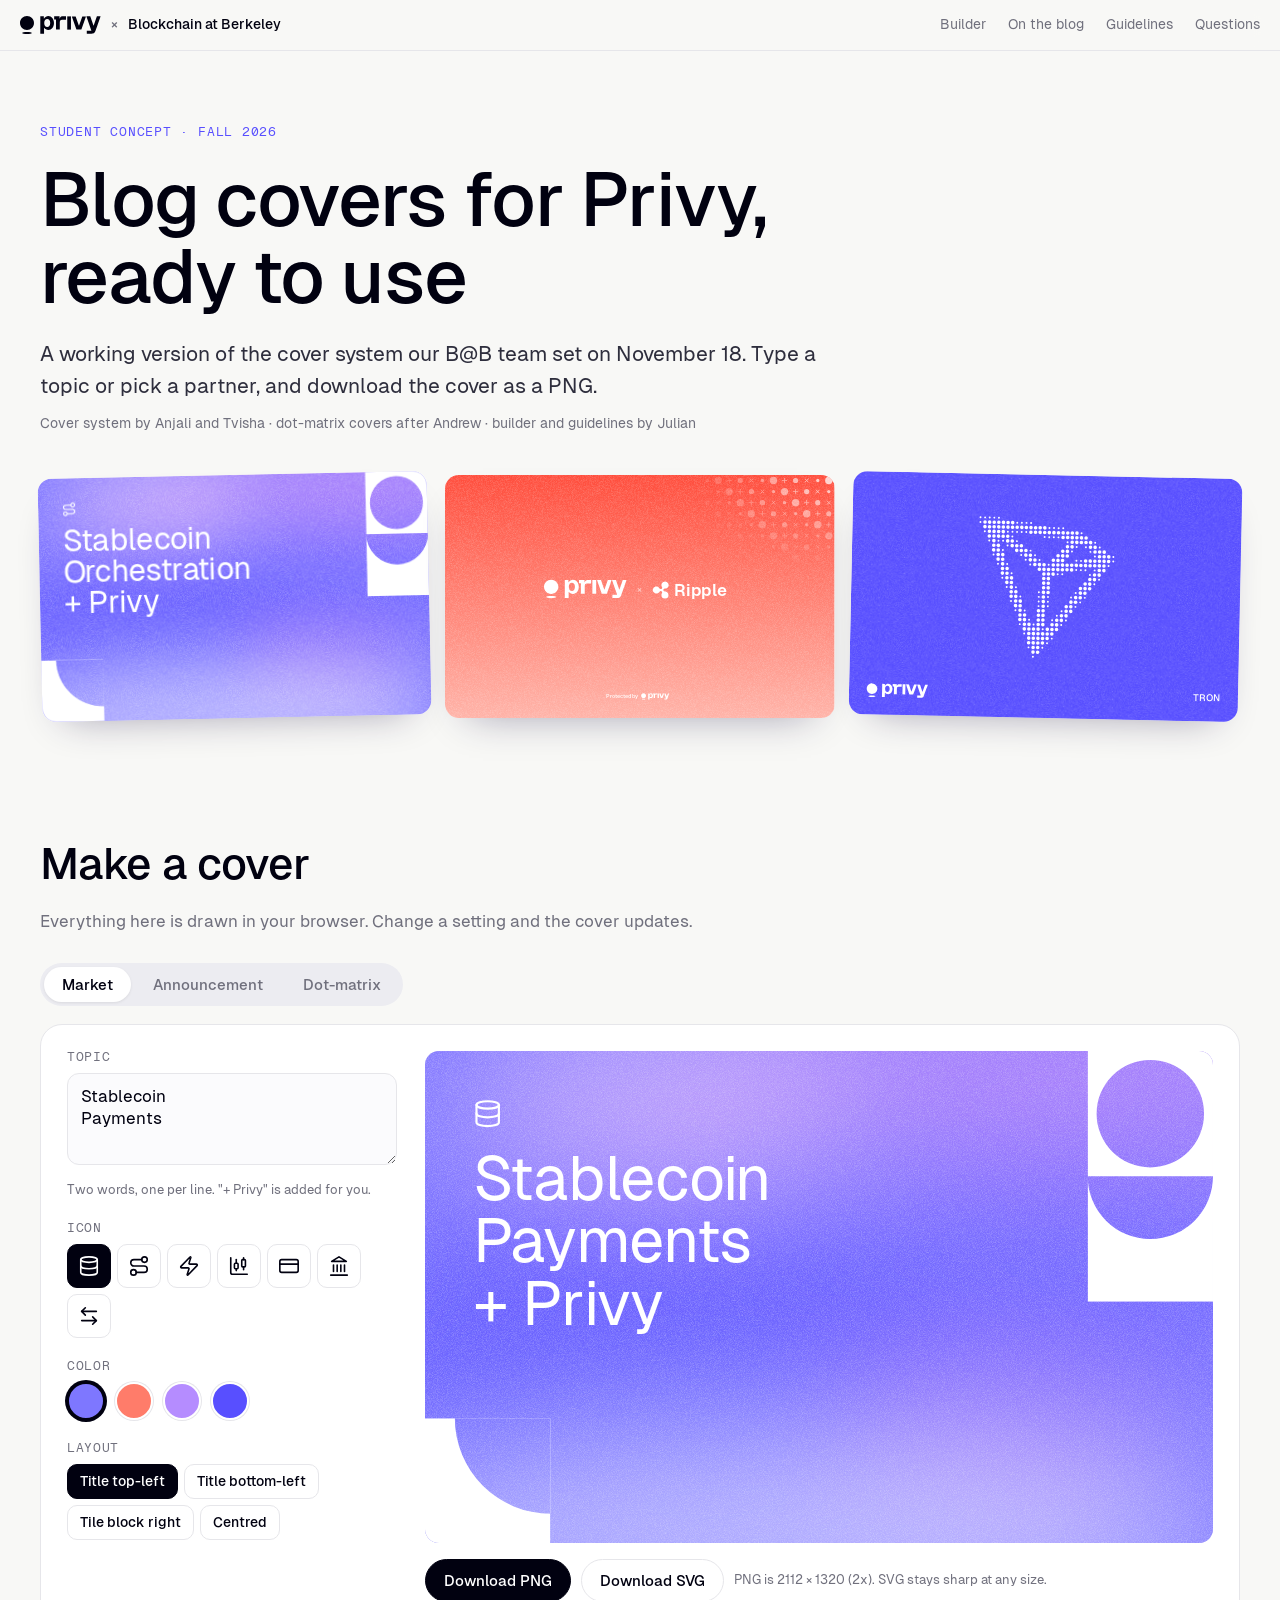
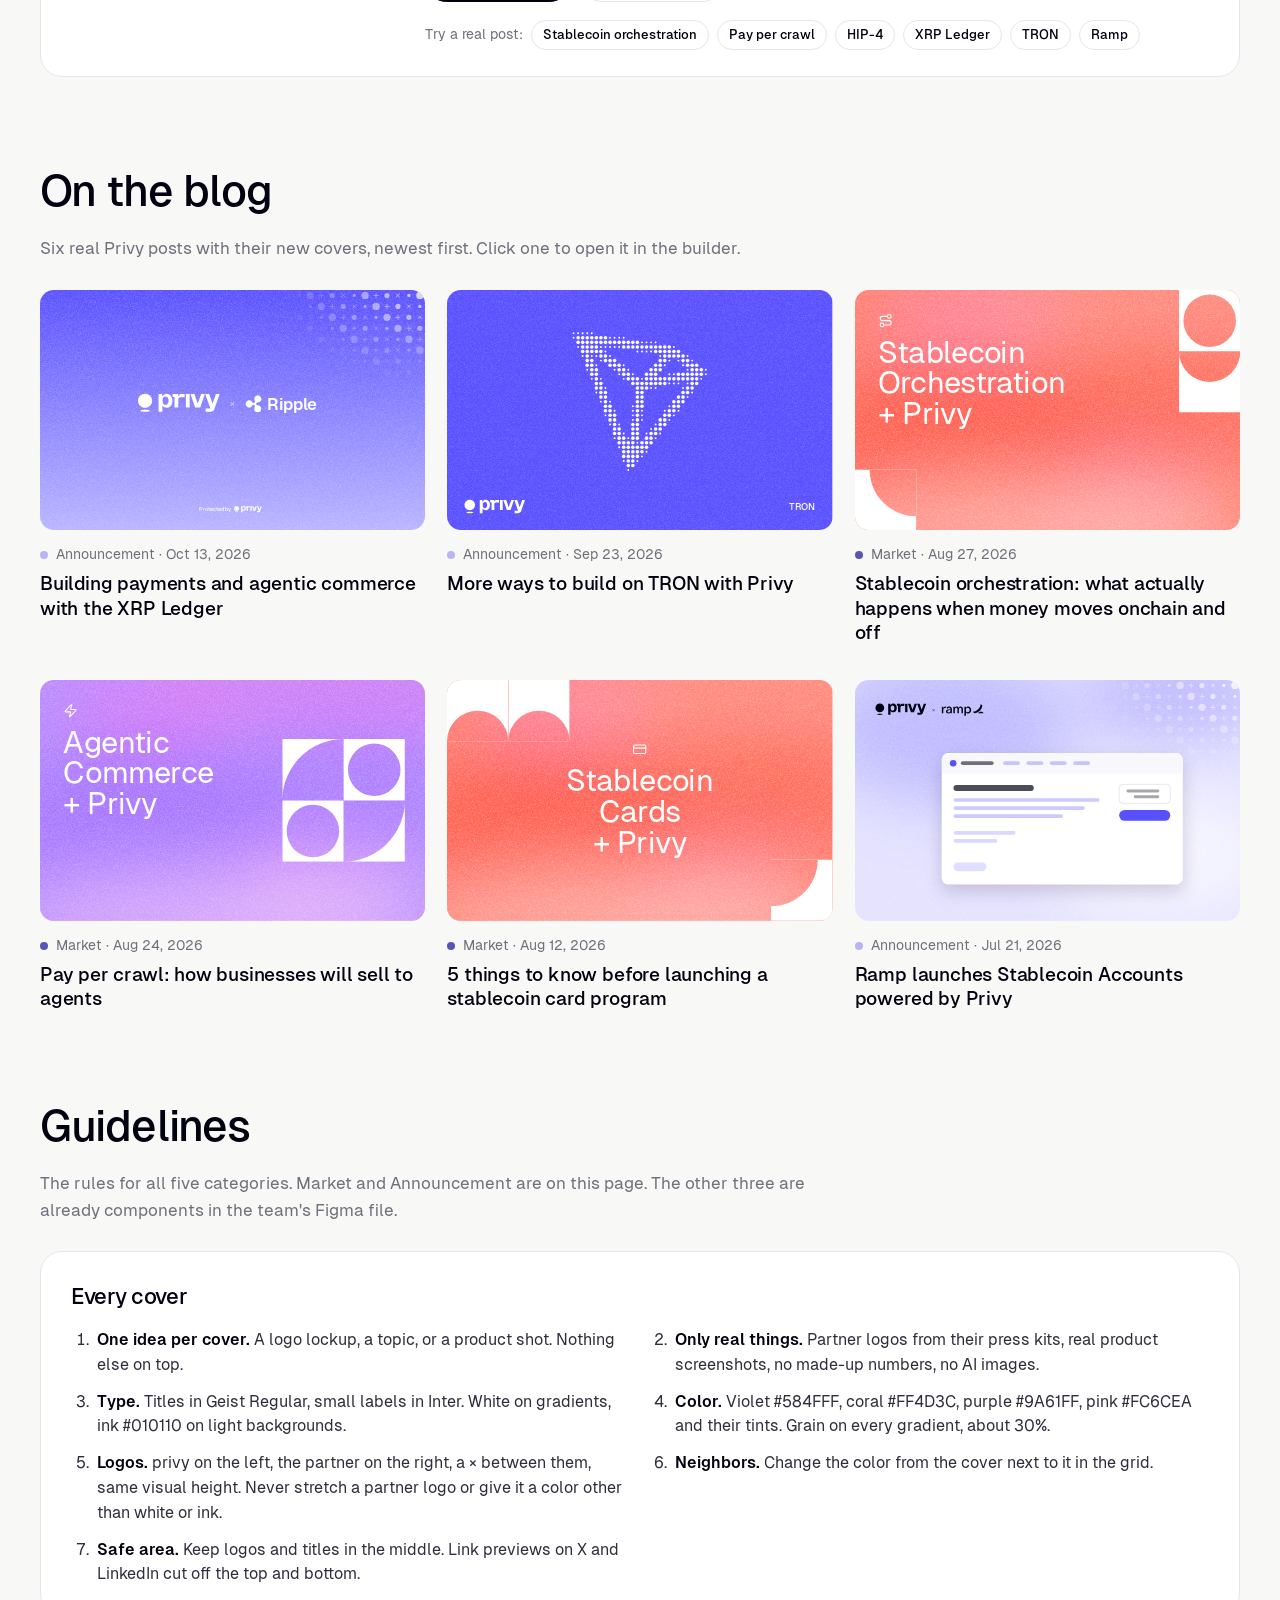
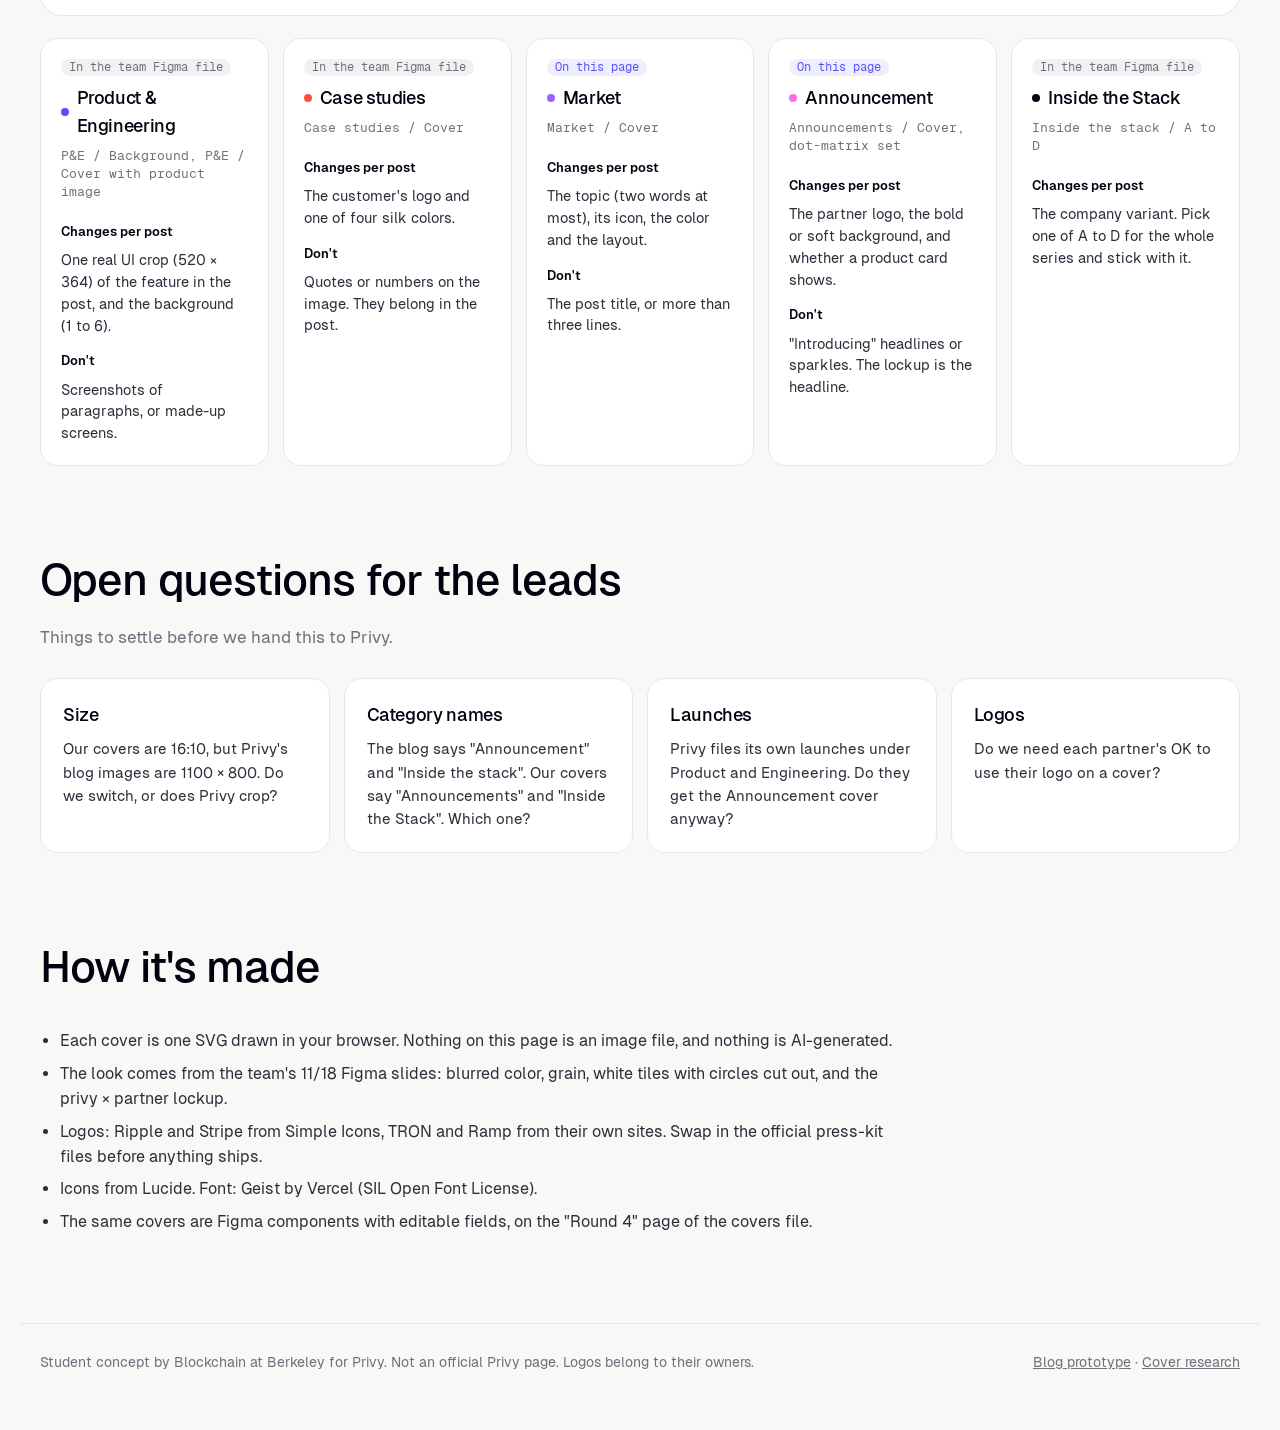
<file: cover-system/index.html>
<!doctype html>
<html lang="en">
<head>
<meta charset="utf-8">
<meta name="viewport" content="width=device-width, initial-scale=1">
<title>Privy blog covers · B@B student concept</title>
<meta name="description" content="A working kit for Privy's Market and Announcement blog covers. Type a topic or pick a partner and download the cover.">
<meta name="robots" content="noindex">
<meta property="og:title" content="Privy blog covers">
<meta property="og:description" content="A working kit for the Market and Announcement covers, built on the B@B team's 11/18 cover system.">
<meta property="og:image" content="https://thejungjulian-del.github.io/privy-blog-versions/cover-system/og.png">
<meta property="og:type" content="website">
<meta name="twitter:card" content="summary_large_image">
<link rel="preload" href="fonts/geist-400.woff2" as="font" type="font/woff2" crossorigin>
<link rel="stylesheet" href="style.css">
</head>
<body>
<header class="top">
  <a class="brand" href="#top" aria-label="Privy blog covers, back to top">
    <svg viewBox="0 0 108 24" aria-hidden="true" id="brand-mark"></svg>
    <span class="brand-sep">×</span><span class="brand-bab">Blockchain at Berkeley</span>
  </a>
  <nav aria-label="Sections">
    <a href="#builder">Builder</a><a href="#blog">On the blog</a><a href="#guidelines">Guidelines</a><a href="#questions">Questions</a>
  </nav>
</header>

<main id="top">
  <section class="hero">
    <p class="eyebrow">Student concept · Fall 2026</p>
    <h1>Blog covers for Privy, ready to use</h1>
    <p class="lede">A working version of the cover system our B@B team set on November 18. Type a topic or pick a partner, and download the cover as a PNG.</p>
    <p class="credits">Cover system by Anjali and Tvisha · dot-matrix covers after Andrew · builder and guidelines by Julian</p>
    <div class="hero-covers" id="hero-covers" aria-label="Three example covers"></div>
  </section>

  <section id="builder" class="section">
    <div class="section-head">
      <h2>Make a cover</h2>
      <p>Everything here is drawn in your browser. Change a setting and the cover updates.</p>
    </div>
    <div class="tabs" role="tablist" aria-label="Cover type">
      <button role="tab" aria-selected="true" data-kind="market">Market</button>
      <button role="tab" aria-selected="false" data-kind="announcement">Announcement</button>
      <button role="tab" aria-selected="false" data-kind="dot">Dot-matrix</button>
    </div>
    <div class="builder">
      <form class="controls" id="controls" onsubmit="return false"></form>
      <div class="preview-col">
        <div class="preview" id="preview" aria-live="polite"></div>
        <div class="actions">
          <button class="btn primary" id="dl-png" type="button">Download PNG</button>
          <button class="btn" id="dl-svg" type="button">Download SVG</button>
          <span class="hint">PNG is 2112 × 1320 (2x). SVG stays sharp at any size.</span>
        </div>
        <div class="presets" id="presets"><span>Try a real post:</span></div>
      </div>
    </div>
  </section>

  <section id="blog" class="section">
    <div class="section-head">
      <h2>On the blog</h2>
      <p>Six real Privy posts with their new covers, newest first. Click one to open it in the builder.</p>
    </div>
    <div class="blog-grid" id="blog-grid"></div>
  </section>

  <section id="guidelines" class="section">
    <div class="section-head">
      <h2>Guidelines</h2>
      <p>The rules for all five categories. Market and Announcement are on this page. The other three are already components in the team's Figma file.</p>
    </div>
    <div class="rules">
      <h3>Every cover</h3>
      <ol>
        <li><b>One idea per cover.</b> A logo lockup, a topic, or a product shot. Nothing else on top.</li>
        <li><b>Only real things.</b> Partner logos from their press kits, real product screenshots, no made-up numbers, no AI images.</li>
        <li><b>Type.</b> Titles in Geist Regular, small labels in Inter. White on gradients, ink #010110 on light backgrounds.</li>
        <li><b>Color.</b> Violet #584FFF, coral #FF4D3C, purple #9A61FF, pink #FC6CEA and their tints. Grain on every gradient, about 30%.</li>
        <li><b>Logos.</b> privy on the left, the partner on the right, a × between them, same visual height. Never stretch a partner logo or give it a color other than white or ink.</li>
        <li><b>Neighbors.</b> Change the color from the cover next to it in the grid.</li>
        <li><b>Safe area.</b> Keep logos and titles in the middle. Link previews on X and LinkedIn cut off the top and bottom.</li>
      </ol>
    </div>
    <div class="cat-grid" id="cat-grid"></div>
  </section>

  <section id="questions" class="section">
    <div class="section-head">
      <h2>Open questions for the leads</h2>
      <p>Things to settle before we hand this to Privy.</p>
    </div>
    <div class="q-grid">
      <div class="q"><h3>Size</h3><p>Our covers are 16:10, but Privy's blog images are 1100 × 800. Do we switch, or does Privy crop?</p></div>
      <div class="q"><h3>Category names</h3><p>The blog says "Announcement" and "Inside the stack". Our covers say "Announcements" and "Inside the Stack". Which one?</p></div>
      <div class="q"><h3>Launches</h3><p>Privy files its own launches under Product and Engineering. Do they get the Announcement cover anyway?</p></div>
      <div class="q"><h3>Logos</h3><p>Do we need each partner's OK to use their logo on a cover?</p></div>
    </div>
  </section>

  <section id="how" class="section how">
    <div class="section-head"><h2>How it's made</h2></div>
    <ul>
      <li>Each cover is one SVG drawn in your browser. Nothing on this page is an image file, and nothing is AI-generated.</li>
      <li>The look comes from the team's 11/18 Figma slides: blurred color, grain, white tiles with circles cut out, and the privy × partner lockup.</li>
      <li>Logos: Ripple and Stripe from Simple Icons, TRON and Ramp from their own sites. Swap in the official press-kit files before anything ships.</li>
      <li>Icons from Lucide. Font: Geist by Vercel (SIL Open Font License).</li>
      <li>The same covers are Figma components with editable fields, on the "Round 4" page of the covers file.</li>
    </ul>
  </section>
</main>

<footer class="foot">
  <p>Student concept by Blockchain at Berkeley for Privy. Not an official Privy page. Logos belong to their owners.</p>
  <p><a href="../index.html">Blog prototype</a> · <a href="../covers/">Cover research</a></p>
</footer>

<script src="covers.js" charset="utf-8"></script>
<script src="app.js" charset="utf-8"></script>
</body>
</html>
</file>
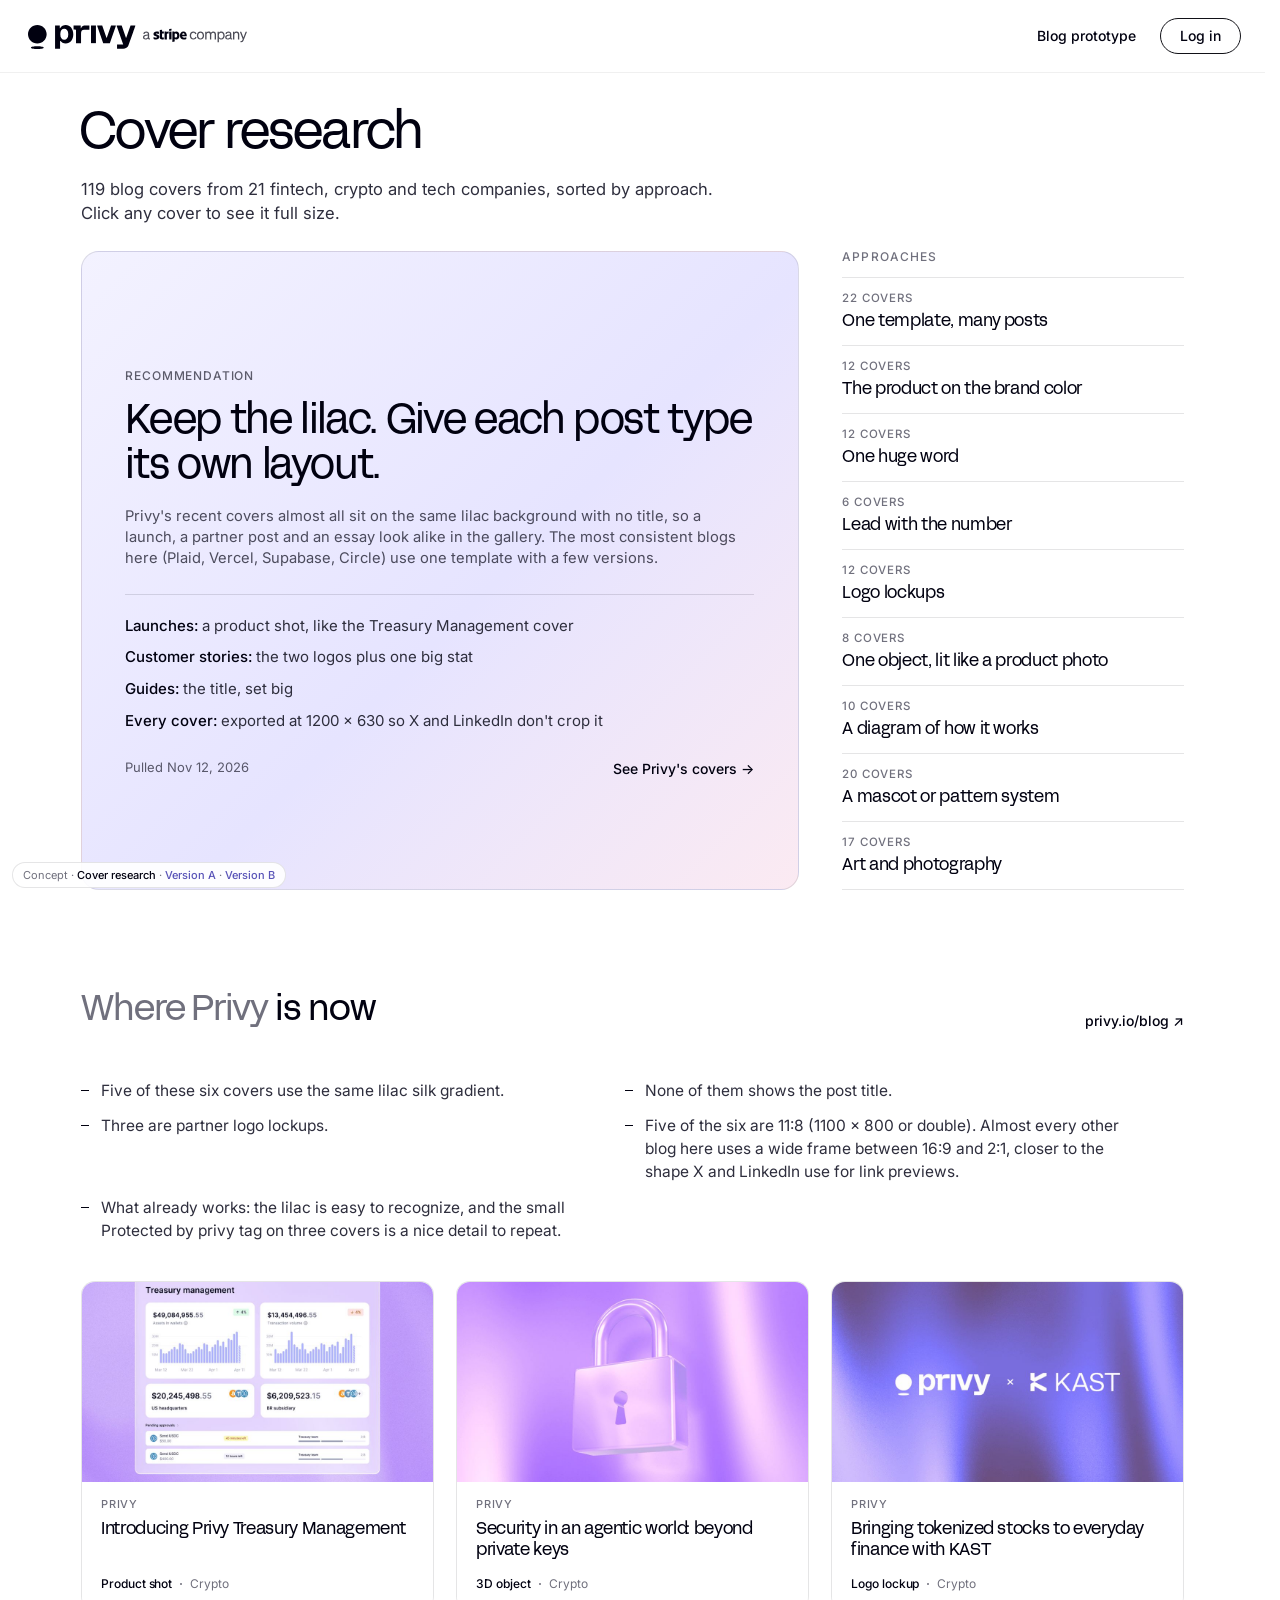
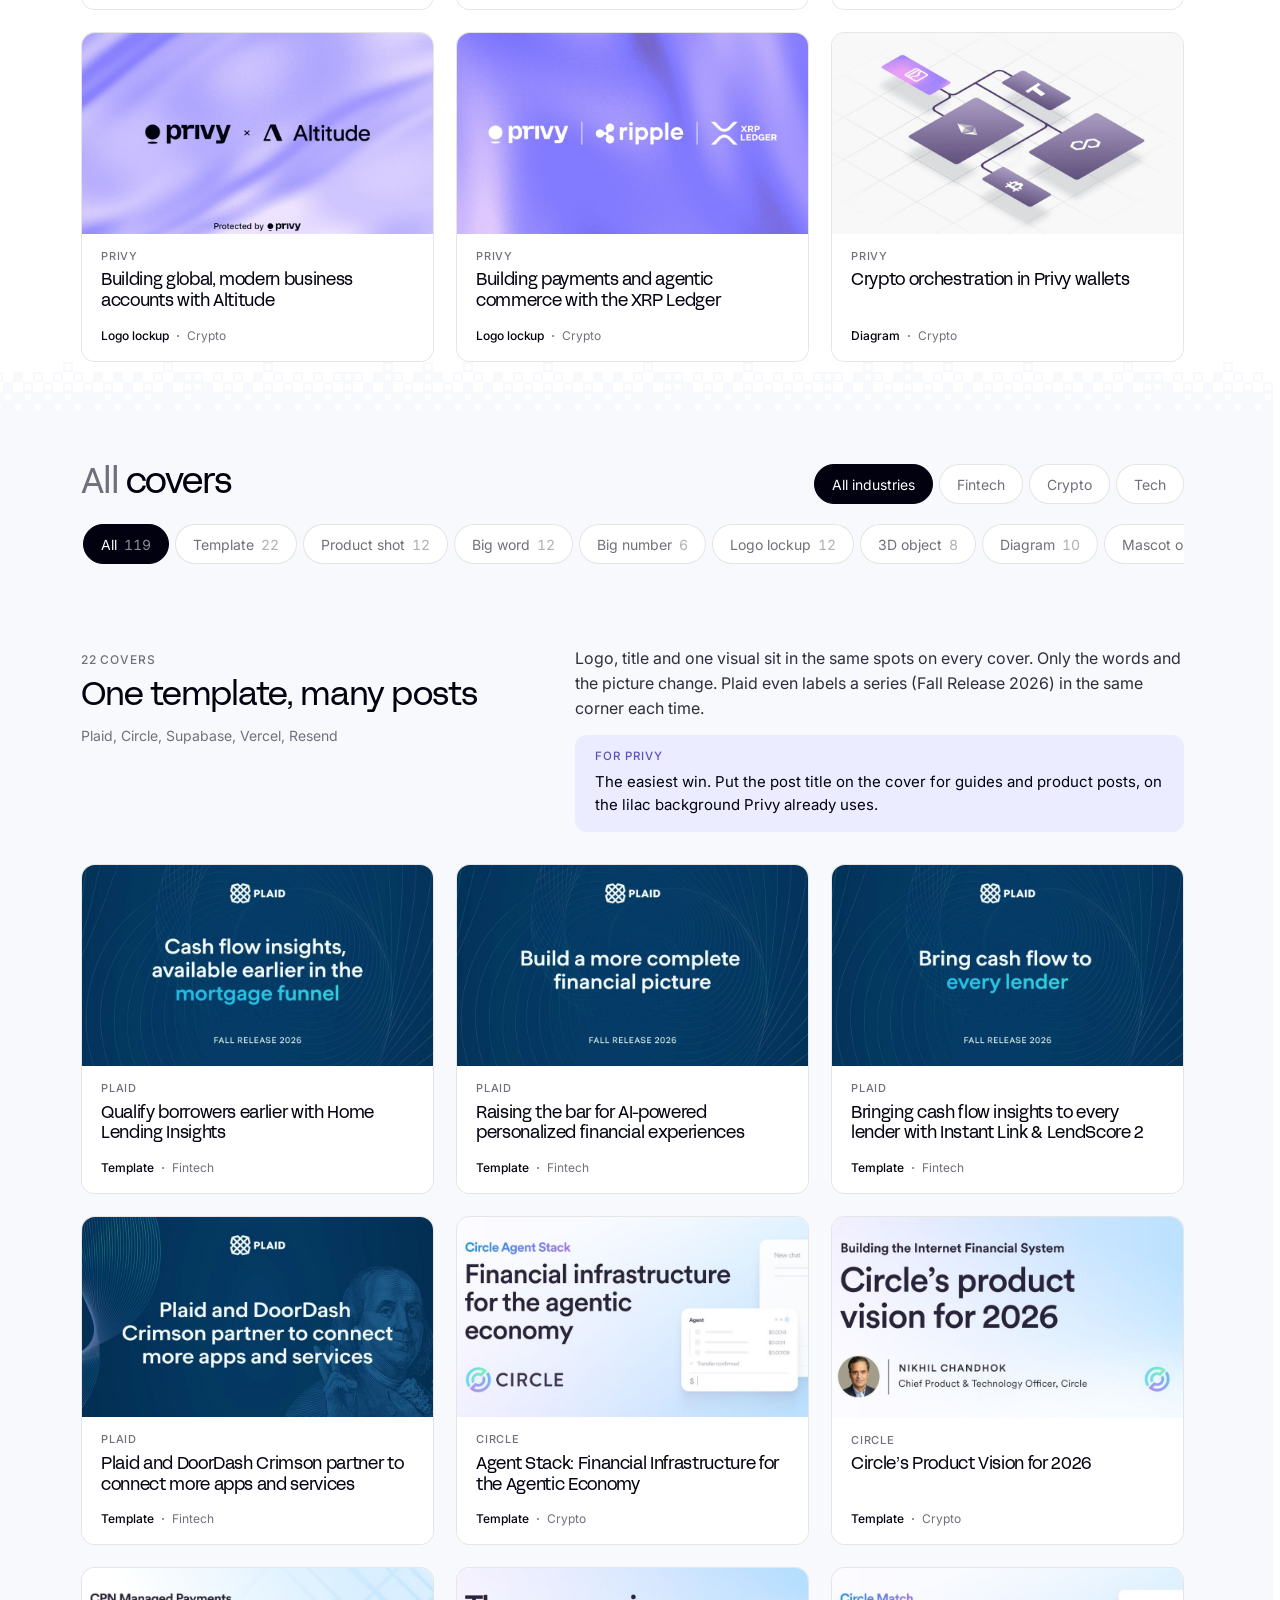
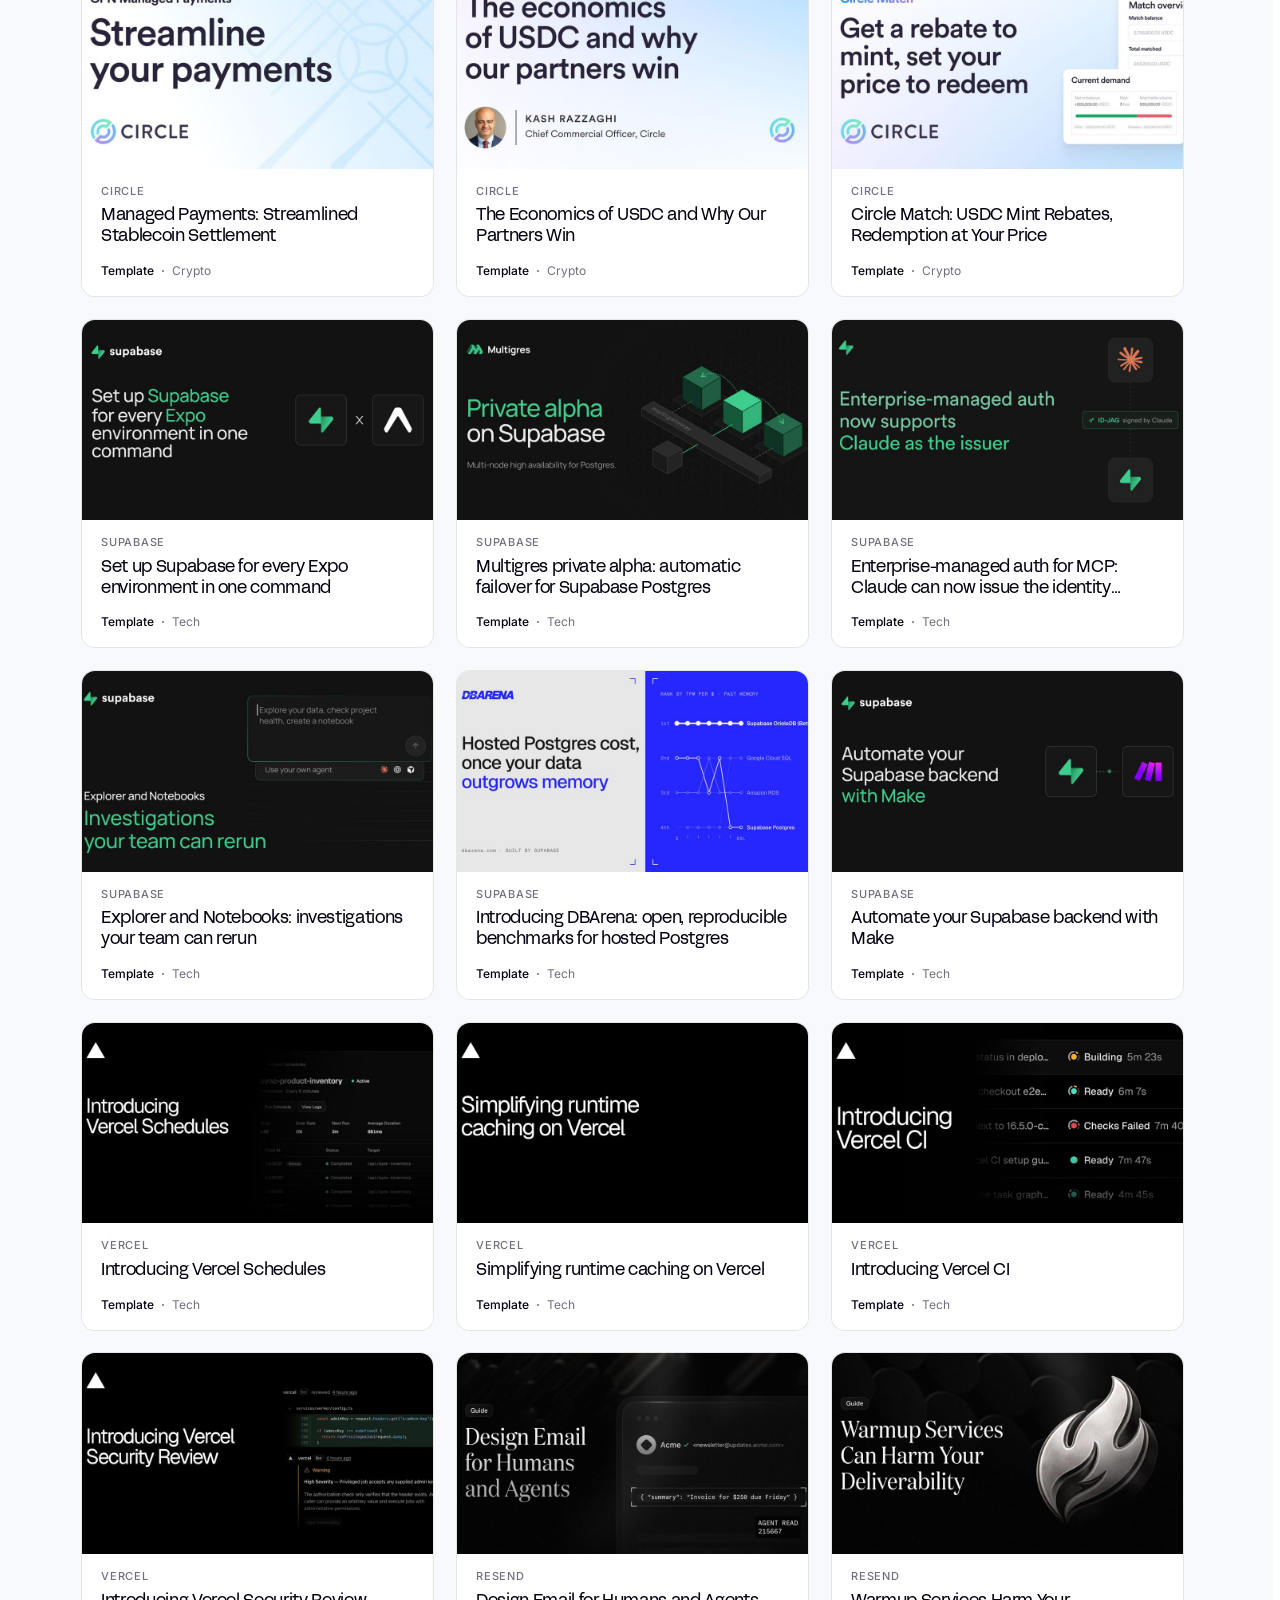
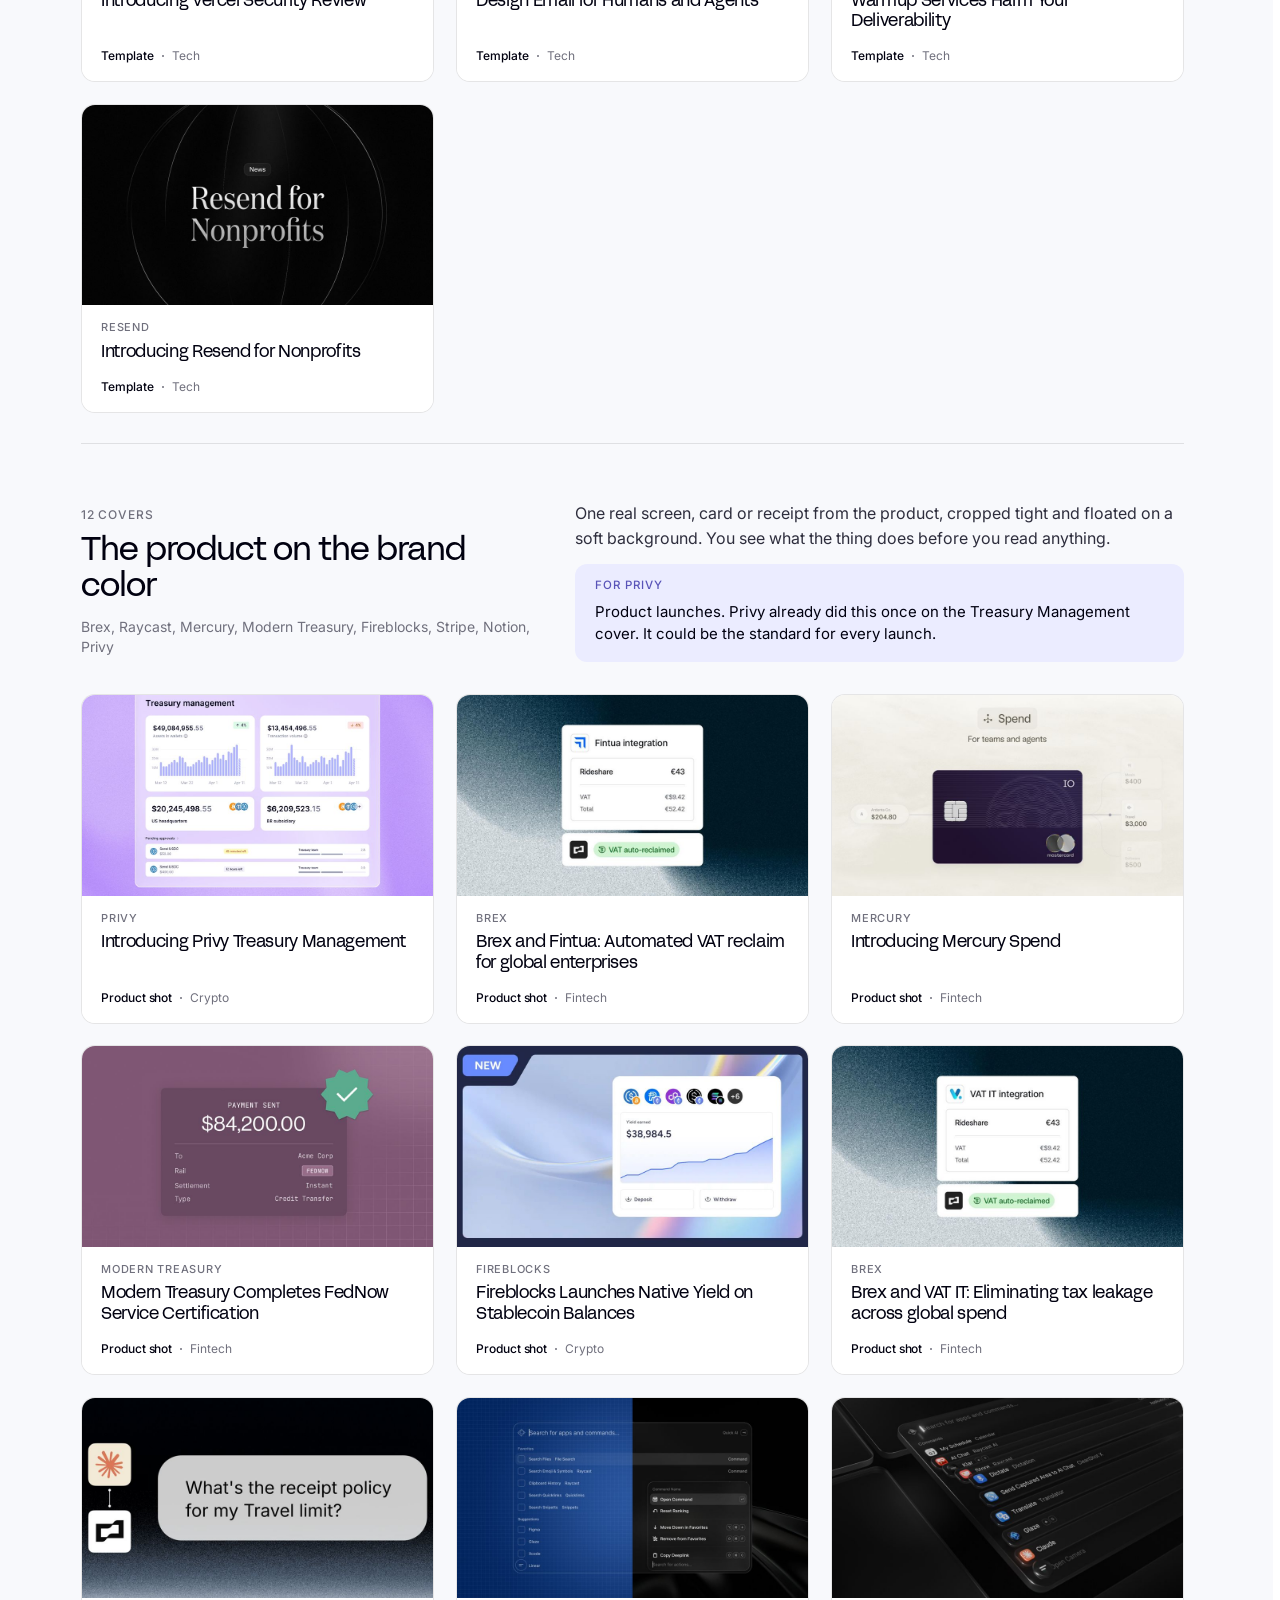
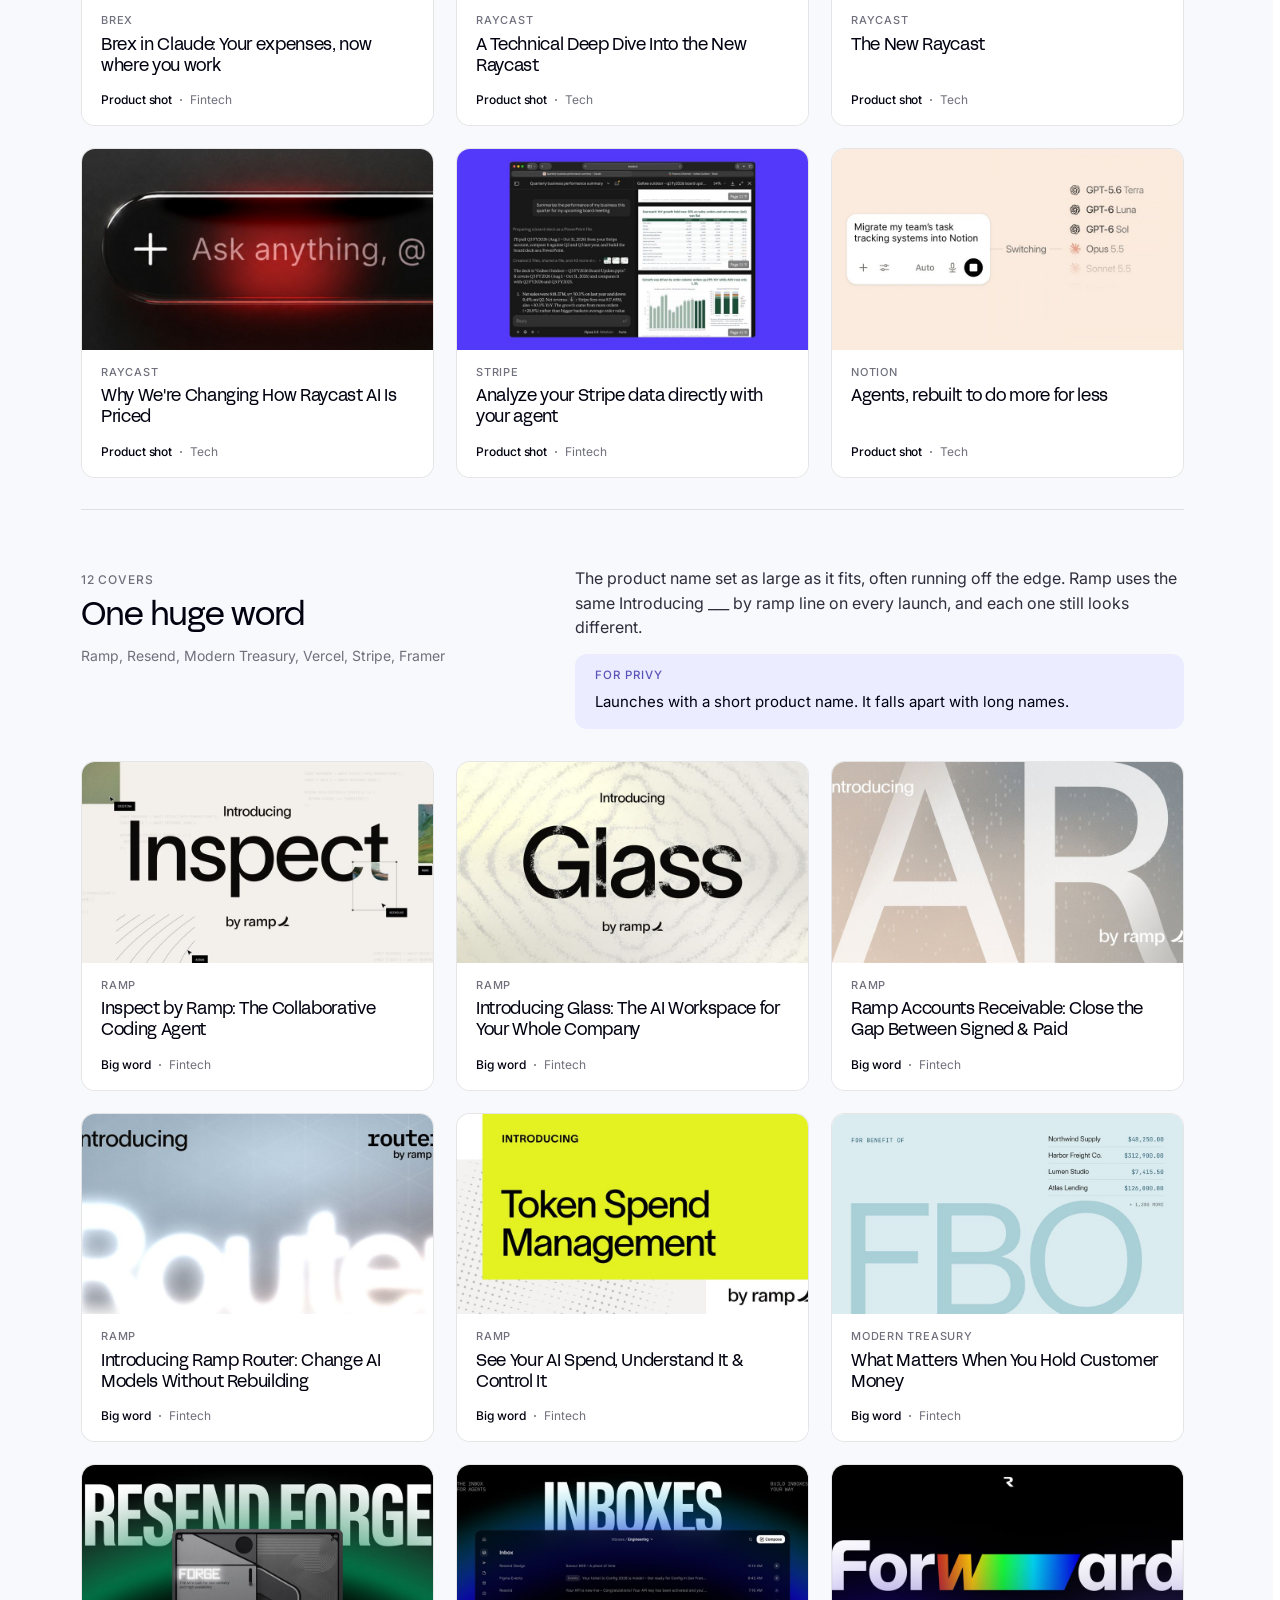
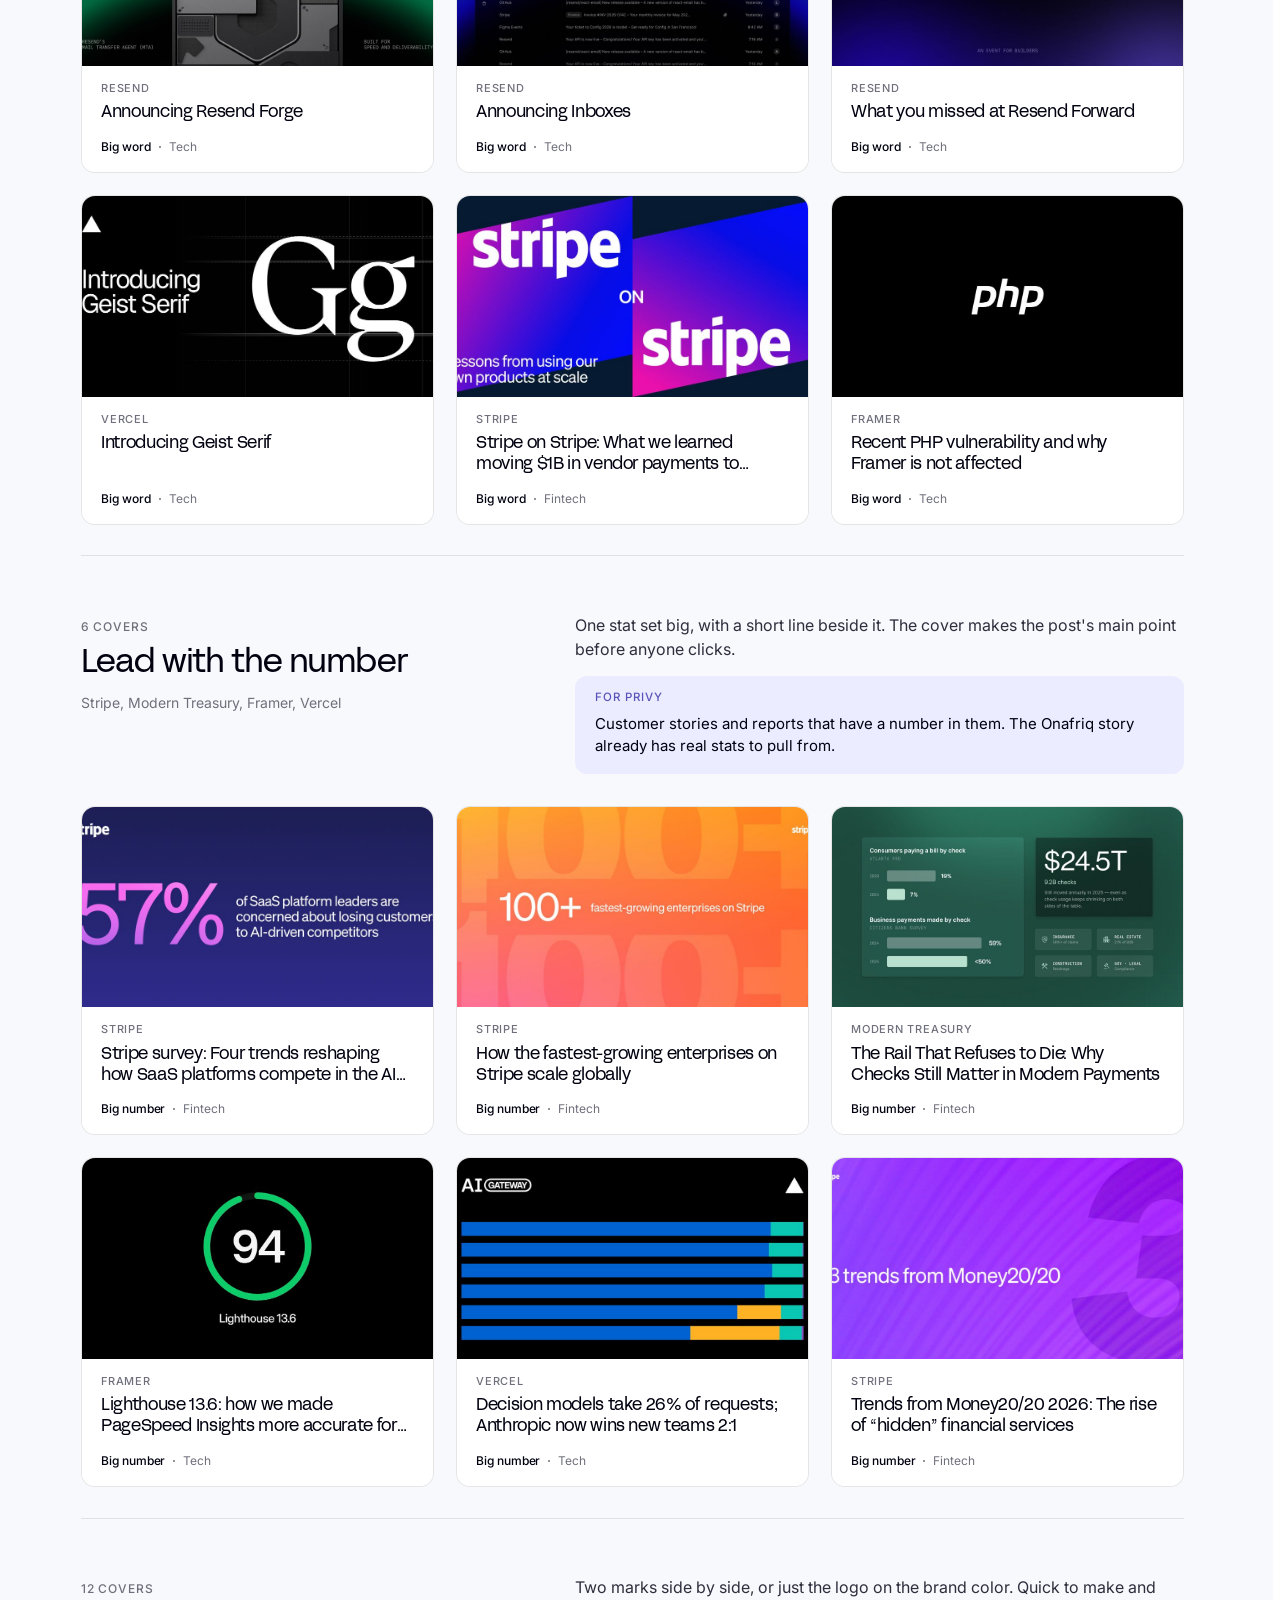
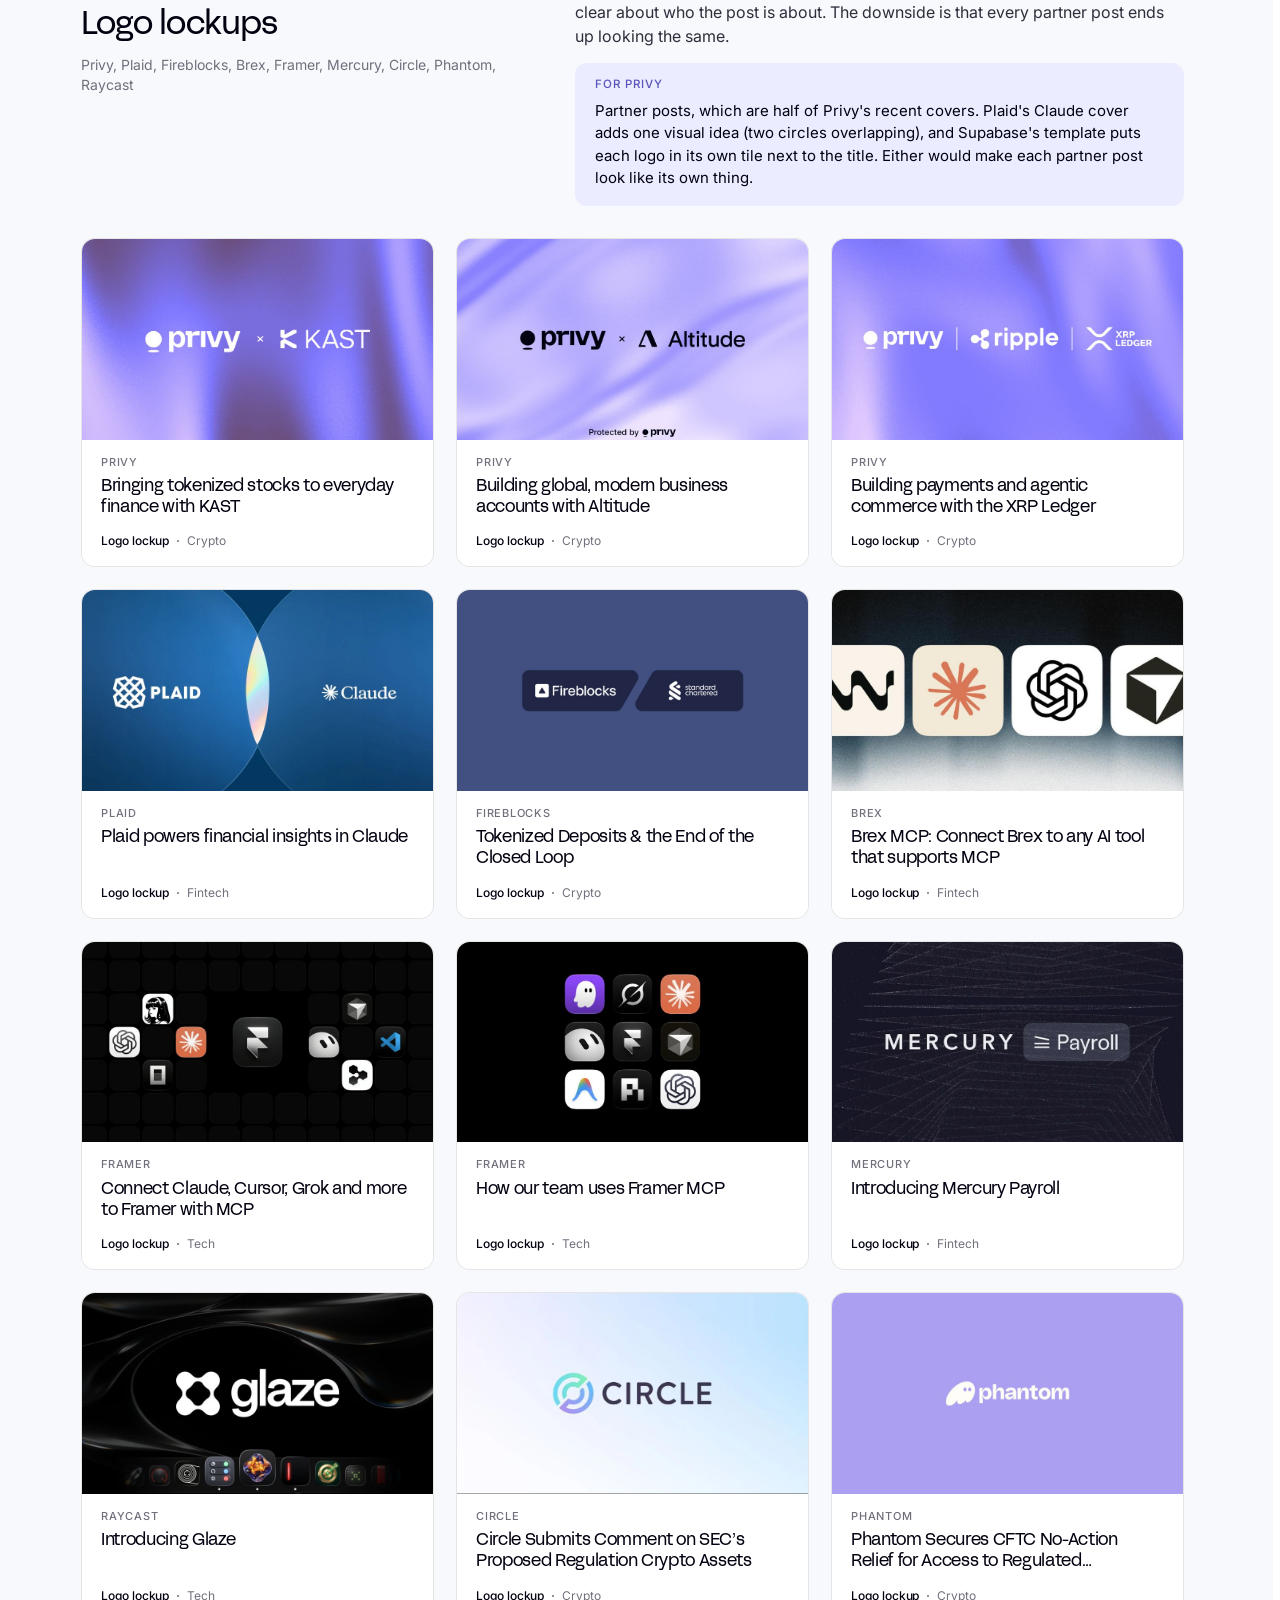
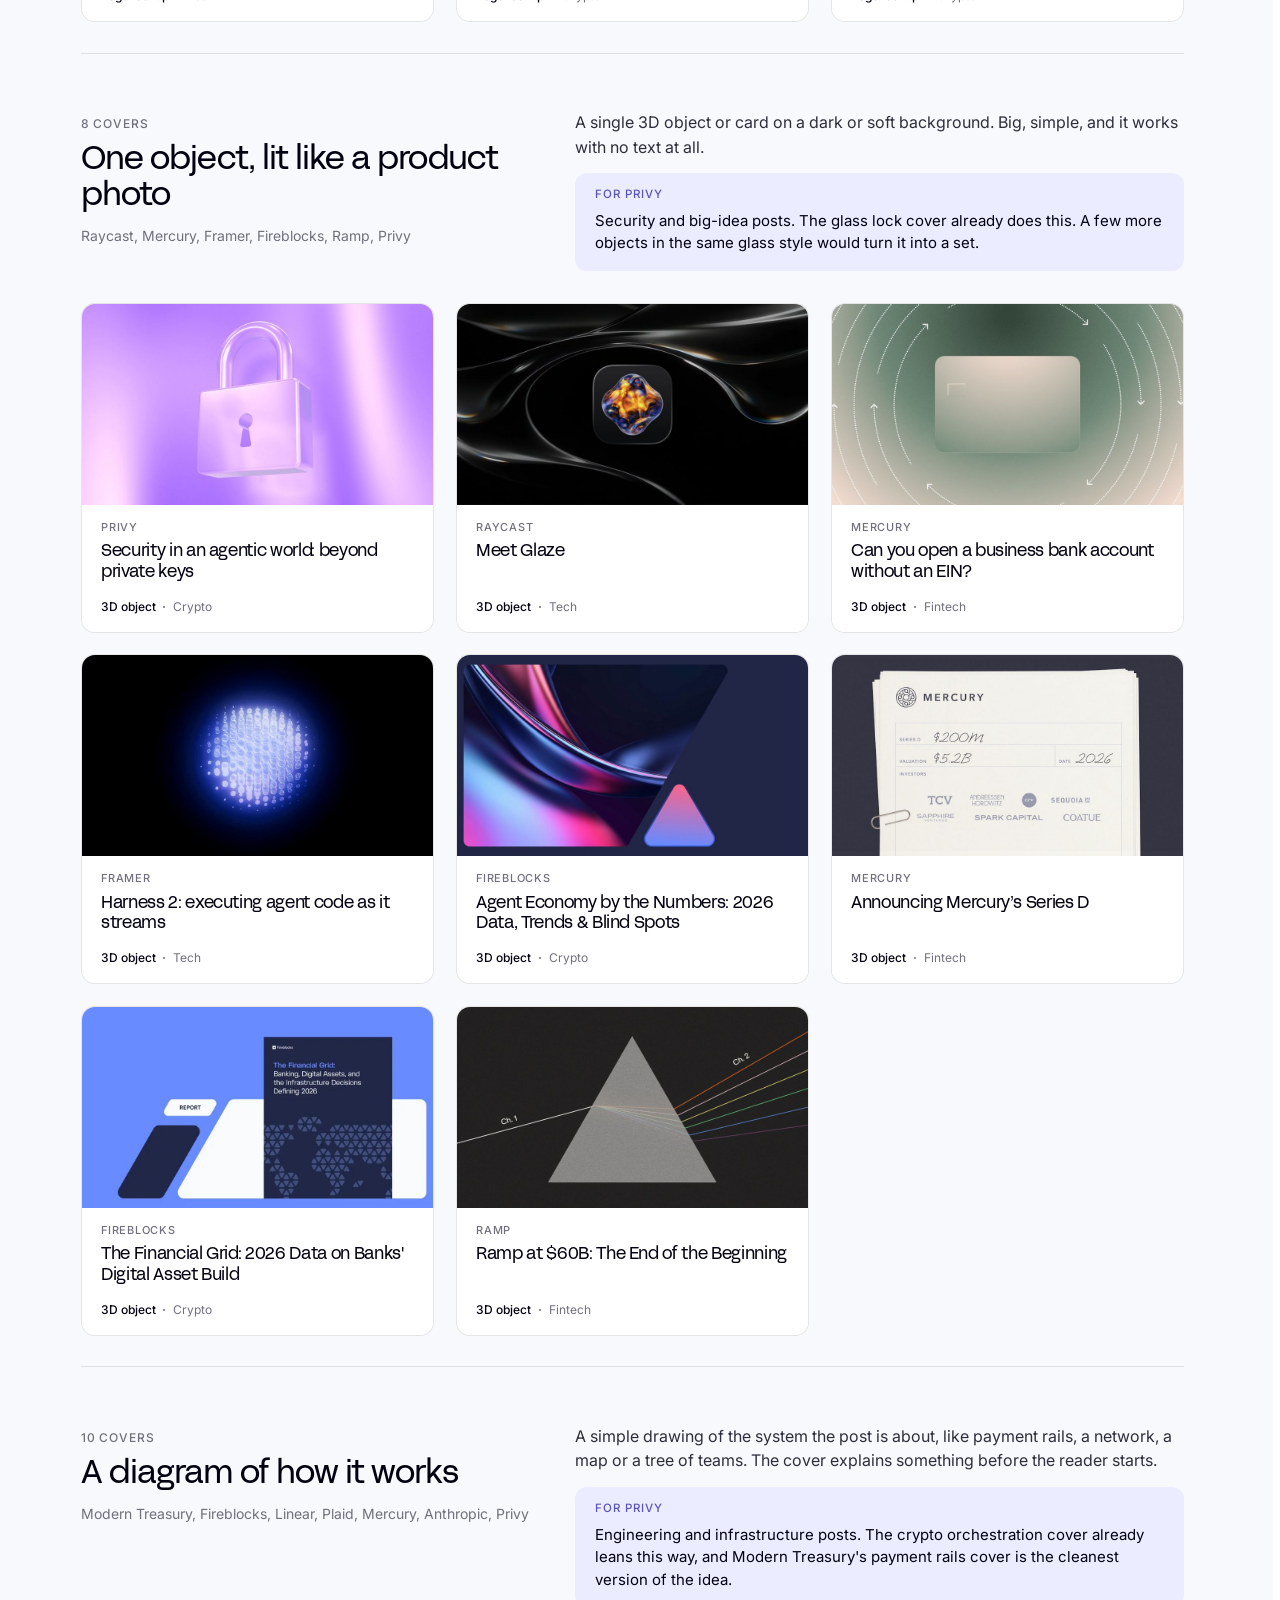
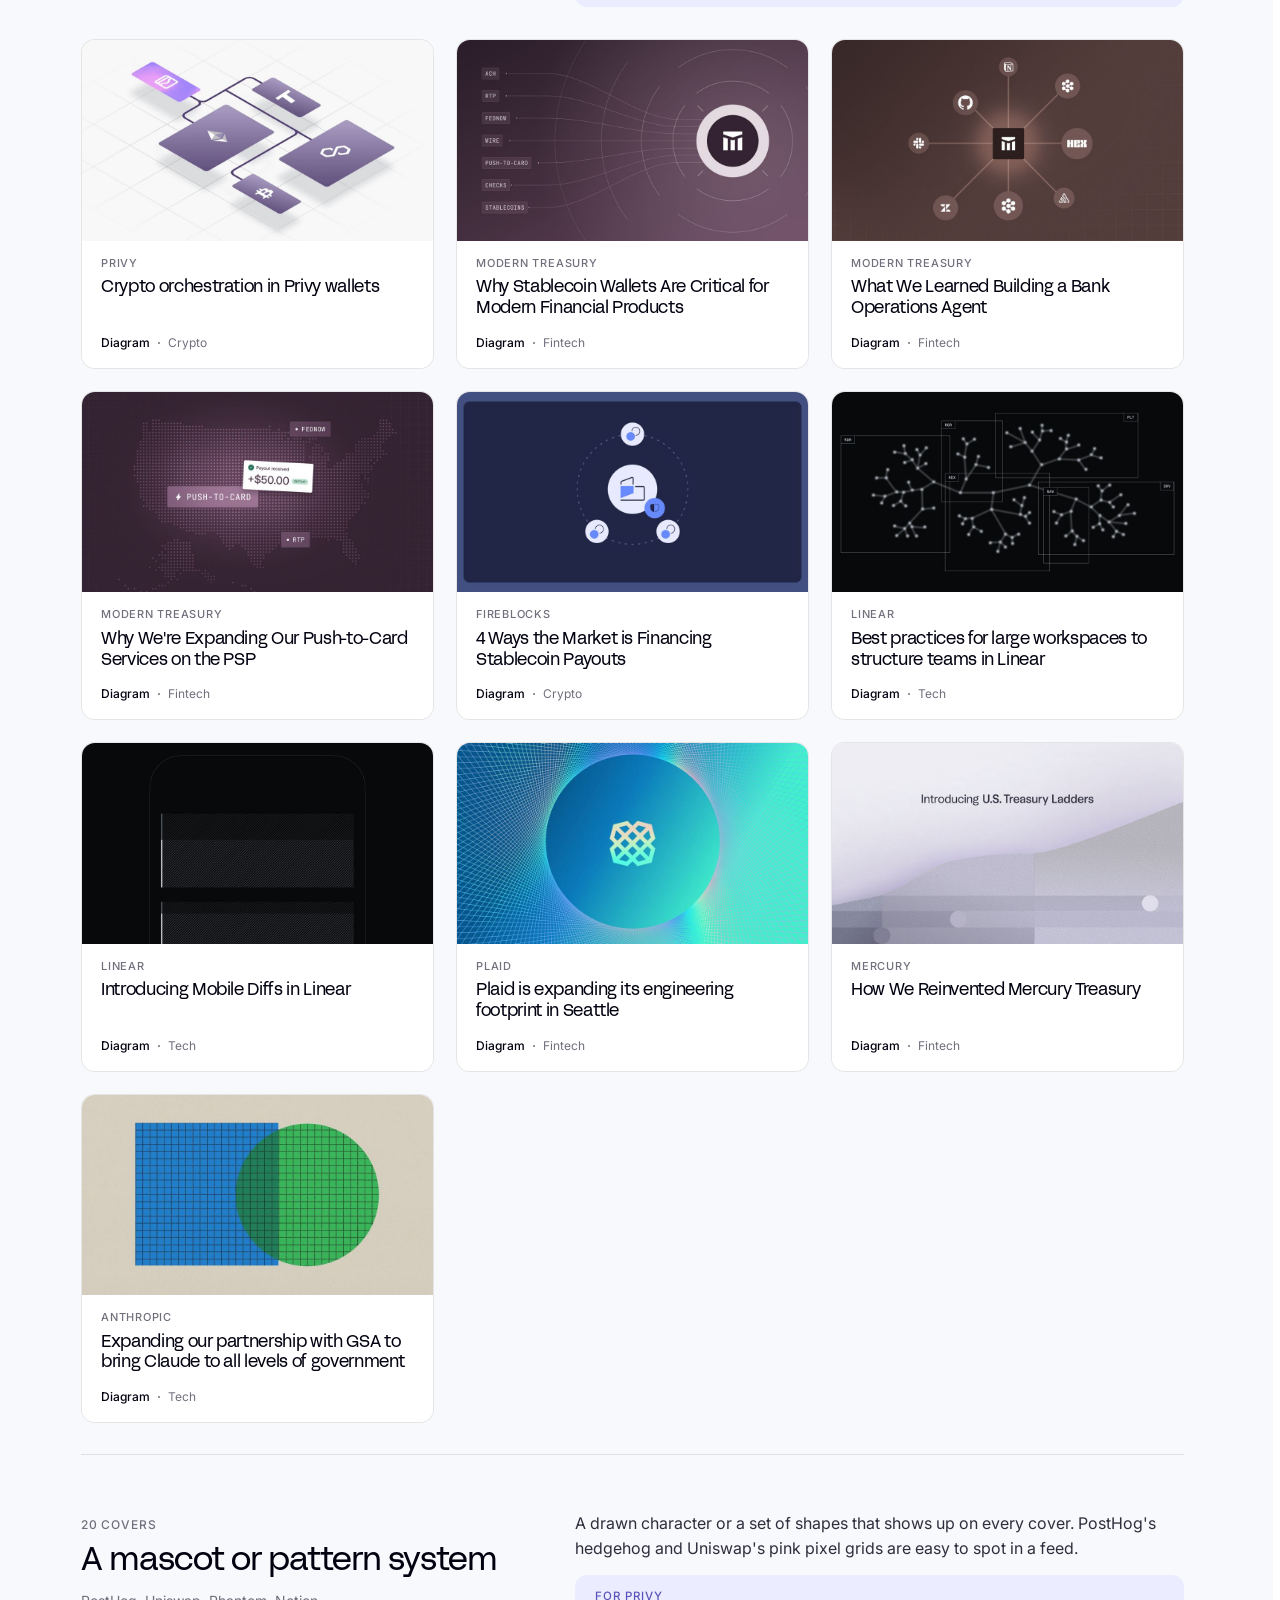
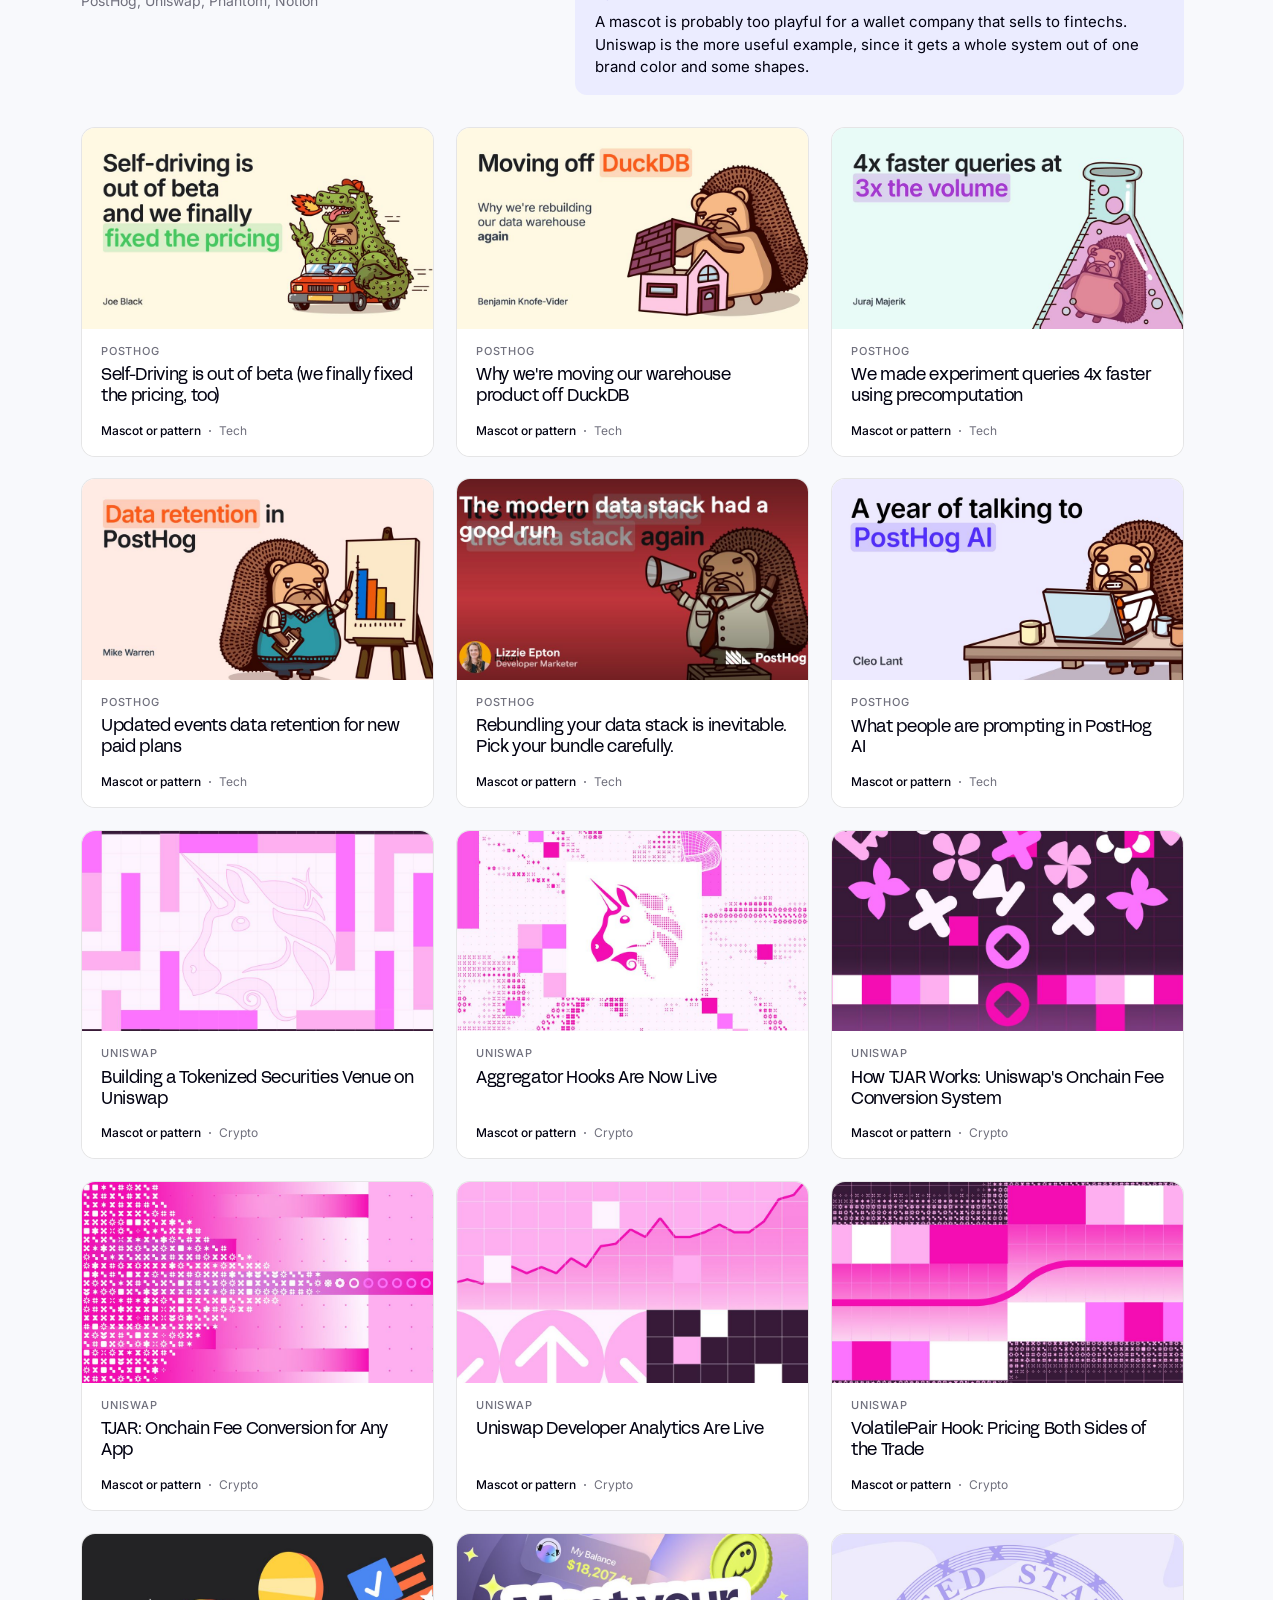
<file: covers/index.html>
<!doctype html>
<html lang="en">
<head>
<meta charset="utf-8">
<meta name="viewport" content="width=device-width, initial-scale=1">
<title>Privy Blog: Cover Research</title>
<meta name="description" content="119 blog covers from 21 fintech, crypto and tech companies, sorted by approach, with notes on what the Privy blog could use.">
<meta property="og:title" content="Privy blog cover research">
<meta property="og:description" content="119 blog covers from 21 fintech, crypto and tech companies, sorted by approach.">
<link rel="icon" href="data:image/svg+xml,%3Csvg xmlns='http://www.w3.org/2000/svg' viewBox='0 0 24 24'%3E%3Ccircle cx='12' cy='10' r='9' fill='%23010110'/%3E%3Cellipse cx='12' cy='22.5' rx='6' ry='1.5' fill='%23010110'/%3E%3C/svg%3E">
<link rel="preconnect" href="https://fonts.googleapis.com">
<link rel="preconnect" href="https://fonts.gstatic.com" crossorigin>
<link href="https://fonts.googleapis.com/css2?family=Inter:wght@400;500;600&display=swap" rel="stylesheet">
<style>
/* FFF Acid Grotesk is loaded from the same file privy.io uses */
@font-face{font-family:"Acid";font-weight:400;font-display:swap;src:url("../assets/ext/c9b68c16aaaf.woff2") format("woff2")}
@font-face{font-family:"Acid";font-weight:700;font-display:swap;src:url("../assets/ext/5e2c094ff895.woff2") format("woff2")}
:root{
  --ink:#010110;--btn:#111117;--muted:#70707d;--body:#2e2e3d;--line:rgba(1,1,16,.1);
  --soft:#f8f9fc;--wash:#ebecff;--peri:#756dff;--deep:#5954b8;--light:#b9b4f5;--coral:#ff8170;
  --pad:clamp(16px,3.4vw,48px);--content:min(1280px,calc(100vw - 2*var(--pad) - clamp(40px,7vw,120px)));--ease:cubic-bezier(.16,1,.3,1);
  --display:"Acid","Helvetica Neue",Arial,sans-serif;--sans:Inter,system-ui,-apple-system,"Segoe UI",sans-serif;
}
*{box-sizing:border-box}
html{-webkit-text-size-adjust:100%}
body{margin:0;background:#fff;color:var(--ink);font:400 16px/1.5 var(--sans);-webkit-font-smoothing:antialiased;overflow-x:clip}
a{color:inherit;text-decoration:none}
img{display:block;max-width:100%}
button,input{font:inherit;color:inherit}
button{background:none;border:0;padding:0;cursor:pointer}
h1,h2,h3{font-family:var(--display);font-weight:400;margin:0;letter-spacing:-.03em}
p{margin:0}
:focus-visible{outline:2px solid var(--peri);outline-offset:3px;border-radius:4px}
.sr{position:absolute;width:1px;height:1px;overflow:hidden;clip:rect(0 0 0 0);white-space:nowrap}

/* buttons */
.btn{display:inline-flex;align-items:center;justify-content:center;gap:8px;height:42px;padding:0 20px;border-radius:100px;font-size:14px;font-weight:500;white-space:nowrap;transition:transform .5s var(--ease),background .25s,color .25s,border-color .25s}
.btn:hover{transform:translateY(-1px)}
.btn.dark{background:var(--btn);color:#fff}
.btn.dark:hover{background:var(--deep)}
.btn.line{border:1px solid rgba(1,1,16,.22);background:#fff}
.btn.line:hover{border-color:var(--ink)}
.arrow{display:inline-block;transition:transform .5s var(--ease)}
a:hover>.arrow,button:hover>.arrow,.pcard:hover .arrow{transform:translateX(4px)}

/* nav: matches privy.io (measured at 1440px) */
.nav{position:absolute;inset:0 0 auto 0;z-index:50;height:73px;display:flex;align-items:center;justify-content:space-between;padding:0 24px 0 28px;background:#fff;border-bottom:1px solid rgba(0,0,0,.06)}
.nav .logo{margin-top:2px}
.nav .logo svg{display:block;width:219px;height:24px}
@media(min-width:1040px){.nav>nav{margin-right:12px}}
.nav>nav>ul{display:flex;gap:24px;list-style:none;margin:0;padding:0}
.nl{display:inline-flex;align-items:center;gap:4px;height:73px;font:500 14px/20px var(--sans);color:#111827;transition:color .2s}
.nl svg{width:14px;height:14px;transition:transform .25s var(--ease)}
.nav.has-open .nl{color:#a3a3a3}
.nav.has-open .ni.open .nl{color:#111827}
.ni.open .nl svg{transform:rotate(180deg)}
.nav .side{display:flex;align-items:center;gap:24px}
.nav .docs{font:500 14px/14px var(--sans);color:#010110}
.login{display:inline-flex;align-items:center;justify-content:center;width:81px;height:36px;border-radius:100px;border:1px solid #111117;background:#fff;font:500 14px/14px var(--sans);color:#010110;transition:background .2s,color .2s}
.login:hover{background:#111117;color:#fff}
.mega{position:absolute;left:0;right:0;top:100%;background:#fff;border-bottom:1px solid rgba(0,0,0,.06);opacity:0;visibility:hidden;transform:translateY(-4px);transition:opacity .16s,transform .3s var(--ease),visibility .16s;z-index:2}
.ni.open .mega{opacity:1;visibility:visible;transform:none}
.mgrid{display:grid;grid-template-columns:var(--cols)}
.mcol{border-right:1px solid rgba(0,0,0,.06);min-width:0;display:flex;flex-direction:column}
.mcol:last-child{border-right:0}
.mcol h6{margin:0;padding:24px 24px 20px;font:600 12px/20px var(--sans);letter-spacing:1px;text-transform:uppercase;color:#737373;border-bottom:1px solid rgba(0,0,0,.06)}
.mcol:first-child h6,.mcol:first-child .mi{padding-left:32px}
.mi{display:block;padding:16px 24px 20px;transition:background .15s}
.mi:hover{background:#f8f9fc}
.mi b{display:block;font:500 14px/20px var(--sans);color:#111827}
.mi span{display:block;margin-top:2px;font:400 13px/20px var(--sans);color:#737373}
.promos{display:grid;grid-template-columns:1fr 1fr;flex:1}
.promo{display:block;padding:24px}
.promo img{width:100%;aspect-ratio:1.8;object-fit:cover;border-radius:8px;transition:transform .8s var(--ease)}
.promo:hover img{transform:scale(1.02)}
.promo b{display:block;margin-top:20px;font:400 18px/28px var(--sans);letter-spacing:-.2px;color:#010110}
.promo span{display:block;margin-top:4px;font:400 14px/24px var(--sans);color:#737373}
.mstrip{display:flex;align-items:center;gap:12px;min-height:52px;padding:0 24px;background:#f8f9fc;border-top:1px solid rgba(0,0,0,.06);font:500 14px/20px var(--sans);color:#111117}
.mstrip.full{display:block;grid-column:1/-1;padding:16px 32px 20px}
.mstrip.full span{display:block;margin-top:2px;font:400 13px/20px var(--sans);color:#737373}
.scrim{position:fixed;inset:0;z-index:40;background:rgba(1,1,16,.2);opacity:0;pointer-events:none;transition:opacity .2s}
.scrim.on{opacity:1}
.menu{display:none;width:36px;height:36px;border-radius:50%;place-items:center;flex:none}
.menu i{display:block;width:16px;height:1.5px;background:var(--ink);box-shadow:0 5px 0 var(--ink),0 -5px 0 var(--ink)}
.nav .only-menu{display:none}
@media(max-width:1039px){
  .nav .logo svg{width:183px;height:20px}
  .menu{display:grid}
  .nav>nav{position:absolute;left:0;right:0;top:100%;max-height:calc(100vh - 73px);overflow:auto;background:#fff;border-bottom:1px solid rgba(0,0,0,.06);padding:4px 0 12px;display:none}
  .nav.open>nav{display:block}
  .nav>nav>ul{flex-direction:column;gap:0}
  .nl{display:flex;justify-content:space-between;width:100%;height:46px;padding:0 var(--pad);font-size:16px}
  .nav.has-open .nl{color:#111827}
  .mega{position:static;display:none;opacity:1;visibility:visible;transform:none;border:0;background:var(--soft)}
  .ni.open .mega{display:block}
  .mgrid{display:block}
  .mcol{border:0}
  .mcol h6,.mcol:first-child h6{padding:14px var(--pad) 4px;border:0}
  .mi,.mcol:first-child .mi{padding:9px var(--pad)}
  .promo-col,.mstrip{display:none}
  .mstrip.full{display:block;background:none;border:0;padding:9px var(--pad)}
  .nav .only-menu{display:block}
  .nav .only-menu a{display:block;padding:12px var(--pad);font:500 16px/22px var(--sans);color:#111827}
  .scrim{display:none}
}
@media(max-width:560px){.nav{padding:0 12px 0 16px}.nav .docs,.nav .login{display:none}.nav .logo svg{width:164px;height:18px}}
@media(min-width:561px) and (max-width:1039px){.nav .only-menu{display:none}.nav .side{gap:14px}}

/* shared post card: flipped from privy's customer cards. image on top, halftone + fade into white text, hairline border */
.art{position:relative;overflow:hidden;background:var(--wash)}
.art img{position:absolute;left:0;top:0;width:100%;height:100%;object-fit:cover;object-position:50% 50%;transform-origin:50% 40%;transition:transform 1.2s var(--ease)}
.art::after{content:"";position:absolute;inset:auto 0 0 0;height:46%;background:linear-gradient(to bottom,rgba(255,255,255,0),rgba(255,255,255,.22) 55%,rgba(255,255,255,.72) 100%);z-index:1}
.art::before{content:"";position:absolute;inset:auto 0 -1px 0;height:37px;background:#fff;-webkit-mask:var(--halftone) repeat-x bottom/10px 37px;mask:var(--halftone) repeat-x bottom/10px 37px;z-index:2}
.panel{position:relative;z-index:3;background:#fff;color:var(--ink)}
.pcard{position:relative;display:flex;flex-direction:column;background:#fff;border:1px solid var(--line);border-radius:14px;overflow:hidden;color:var(--ink);transition:border-color .3s}
.pcard:hover{border-color:rgba(1,1,16,.28)}
.pcard:hover .art img{transform:scale(1.035)}
.pcard .art{flex:1 1 auto;min-height:0}
.sheet .art img{height:113%}
.tag{display:inline-flex;align-items:center;gap:7px;font-size:12px;font-weight:500;letter-spacing:-.005em}
.date{font-size:12px;color:var(--muted)}
.meta{display:flex;align-items:center;gap:8px;flex-wrap:wrap}
.meta i{width:2px;height:2px;border-radius:50%;background:var(--muted)}

/* top section: title, one featured card, text-only latest list */
#spot{position:relative;background:#fff;overflow:hidden;padding:clamp(100px,12vh,112px) 0 76px}
#field{position:absolute;inset:0;width:100%;height:100%;display:block}
.top{position:relative;z-index:3;width:var(--content);margin:0 auto clamp(20px,2.8vh,28px);pointer-events:none}
.top h1{font-size:clamp(40px,4vw,58px);line-height:1.08;letter-spacing:-.035em;margin-left:-.03em}
.herogrid{position:relative;z-index:2;width:var(--content);margin:0 auto;display:grid;grid-template-columns:minmax(0,2.1fr) minmax(0,1fr);gap:clamp(28px,3.4vw,48px);align-items:stretch}
.fcard{--c:#feeae9;display:flex;flex-direction:column;overflow:hidden;border-radius:18px;border:1px solid var(--line);background:var(--c);color:var(--ink);cursor:pointer;transition:border-color .3s}
.fcard:hover{border-color:rgba(1,1,16,.28)}
.fcard:hover .art img{transform:scale(1.025)}
.fcard .art{flex:none;aspect-ratio:2.35;background:var(--c)}
.fcard .art::after{background:linear-gradient(to bottom,transparent,color-mix(in srgb,var(--c) 22%,transparent) 55%,color-mix(in srgb,var(--c) 72%,transparent))}
.fcard .art::before{background:var(--c)}
.ftext{padding:clamp(10px,1vw,14px) clamp(22px,2.6vw,36px) clamp(22px,2.4vw,32px)}
.eyebrow{font-size:12px;font-weight:500;letter-spacing:.07em;text-transform:uppercase;color:rgba(1,1,16,.62)}
.ftext h3{font-size:clamp(28px,2.9vw,40px);line-height:1.1;letter-spacing:-.033em;margin:12px 0 12px}
.ftext p{font-size:clamp(14px,1.15vw,16px);line-height:1.45;color:rgba(1,1,16,.68);max-width:42em}
.ffoot{display:flex;align-items:center;justify-content:space-between;gap:14px;flex-wrap:wrap;margin-top:20px;font-size:13px;color:rgba(1,1,16,.62)}
.ffoot .readmore{font-size:14px;font-weight:500;color:var(--ink);white-space:nowrap}
.latest{display:flex;flex-direction:column;min-width:0}
.latest>h2{font:500 12px/1 var(--sans);letter-spacing:.09em;text-transform:uppercase;color:var(--muted);padding:0 0 14px;border-bottom:1px solid var(--line)}
.litem{display:flex;flex-direction:column;justify-content:center;flex:1 1 0;padding:clamp(14px,1.4vw,18px) 0;border-bottom:1px solid var(--line);color:var(--ink);cursor:pointer}
.litem .eyebrow{color:var(--muted);font-size:11.5px}
.litem h3{font-size:clamp(18px,1.55vw,22px);line-height:1.22;letter-spacing:-.02em;margin:8px 0 8px;transition:color .2s}
.litem:hover h3{color:var(--deep)}
.litem .date{display:block}
.viewall{display:block;padding-top:clamp(14px,1.4vw,18px);font-size:14px;font-weight:500;line-height:1.3}
@media(max-width:900px){.herogrid{grid-template-columns:1fr}.fcard .art{aspect-ratio:1.7}}
@media(max-width:760px){:root{--content:calc(100vw - 2*var(--pad))}}

/* posts: flat bento */
#wall{padding:clamp(28px,3.4vw,48px) 0 clamp(48px,6vw,80px);width:var(--content);margin:0 auto}
.wrow{display:flex;align-items:flex-end;justify-content:space-between;gap:24px;flex-wrap:wrap}
.wrow h2{font-size:clamp(28px,2.8vw,40px);line-height:1.08;letter-spacing:-.03em}
.wrow h2 em{font-style:normal;color:var(--muted)}
.search{display:flex;align-items:center;gap:9px;height:42px;width:min(300px,100%);padding:0 16px;background:#fff;border:1px solid var(--line);border-radius:100px;transition:border-color .25s}
.search:focus-within{border-color:var(--ink)}
.search input{border:0;background:none;outline:0;flex:1;min-width:0;font-size:14px}
.chips{display:flex;gap:6px;margin:18px 0 24px;overflow-x:auto;scrollbar-width:none;padding:2px}
.chips::-webkit-scrollbar{display:none}
.chip{display:inline-flex;align-items:center;gap:7px;height:34px;padding:0 14px;border-radius:100px;font-size:13px;color:var(--muted);background:#fff;border:1px solid var(--line);white-space:nowrap;transition:color .2s,background .2s,border-color .2s}
.chip:hover{color:var(--ink);border-color:rgba(1,1,16,.26)}
.chip[aria-pressed=true]{background:var(--ink);border-color:var(--ink);color:#fff}
.bento{display:grid;grid-template-columns:repeat(3,minmax(0,1fr));gap:clamp(16px,1.7vw,24px);transition:opacity .18s}
.bento.swap{opacity:0}
.tile{min-width:0}
.tile .pcard{width:100%;height:100%;cursor:pointer}
.tile .art{flex:none;aspect-ratio:1.6}
.tile .panel{flex:1;display:flex;flex-direction:column;padding:4px clamp(18px,1.7vw,24px) clamp(18px,1.7vw,22px)}
.tile h3{font-size:clamp(20px,1.75vw,25px);line-height:1.16;letter-spacing:-.026em;margin:0 0 9px}
.tile p{color:var(--muted);font-size:14.5px;line-height:1.45;margin-bottom:16px;display:-webkit-box;-webkit-line-clamp:3;-webkit-box-orient:vertical;overflow:hidden}
.tile .meta{margin-top:auto}
@media(max-width:959px){.bento{grid-template-columns:repeat(2,minmax(0,1fr))}}
@media(max-width:599px){.bento{grid-template-columns:minmax(0,1fr)}}
.more{display:flex;justify-content:center;margin-top:24px}
.none{color:var(--muted);font-size:15px;text-align:center;padding:48px 0}
.none[hidden],.more[hidden]{display:none}

/* flow sections */
.sec{padding:clamp(72px,10vw,136px) 0;width:var(--content);margin:0 auto}
.head{display:flex;align-items:flex-end;justify-content:space-between;gap:24px;margin-bottom:clamp(28px,4vw,48px);flex-wrap:wrap}
.head h2{font-size:clamp(28px,2.8vw,40px);line-height:1.08;letter-spacing:-.03em}
.head h2 em{font-style:normal;color:var(--muted)}
.head a{font-size:14px;font-weight:500;white-space:nowrap}
.reveal{opacity:0;transform:translateY(26px);transition:opacity 1s ease,transform 1.3s var(--ease);transition-delay:var(--d,0ms)}
.reveal.in{opacity:1;transform:none}

/* changelog */
.clog{position:relative}
.month{display:inline-block;background:var(--ink);color:#fff;font-size:12px;font-weight:500;letter-spacing:.11em;padding:7px 16px;border-radius:100px}
.rail{position:relative;margin-top:20px;display:grid;grid-template-columns:repeat(4,minmax(258px,1fr));gap:14px;overflow-x:auto;padding:0 0 14px;scrollbar-width:none;cursor:grab}
.rail::-webkit-scrollbar{display:none}
.rail.drag{cursor:grabbing;user-select:none}
.tick{position:relative;padding-top:30px}
.tick::before{content:"";position:absolute;left:0;right:-14px;top:5px;height:1px;background:rgba(1,1,16,.2);transform:scaleX(0);transform-origin:left;transition:transform 1.3s var(--ease);transition-delay:var(--d)}
.tick::after{content:"";position:absolute;left:0;top:0;width:11px;height:11px;border-radius:50%;background:var(--ink);transform:scale(0);transition:transform .7s var(--ease);transition-delay:var(--d)}
.rail.in .tick::before{transform:none}.rail.in .tick::after{transform:none}
.log{height:100%;padding:22px;border-radius:12px;background:linear-gradient(to bottom,#f4f4f7,rgba(244,244,247,0));opacity:0;transform:translateY(16px);transition:opacity .9s ease,transform 1.1s var(--ease);transition-delay:calc(var(--d) + 120ms)}
.rail.in .log{opacity:1;transform:none}
.log small{display:block;font-size:11px;font-weight:500;letter-spacing:.09em;color:var(--muted);margin-bottom:10px}
.log h3{font-size:22px;line-height:1.14;letter-spacing:-.025em;margin-bottom:9px}
.log p{font-size:14px;color:var(--muted);line-height:1.5}

/* stack + cta */
.cta{background:#ecedff;overflow:hidden}
.cta-in{width:var(--content);margin:0 auto;padding:clamp(48px,6vw,84px) 0;display:grid;grid-template-columns:1.05fr .95fr;gap:24px;align-items:center}
.cta h2{font-size:clamp(36px,4.1vw,62px);line-height:1.04;letter-spacing:-.04em}
.cta h2 em{font-style:normal;color:var(--muted)}
.cta p{margin:20px 0 26px;font-size:clamp(16px,1.3vw,19px);color:var(--body);max-width:30em}
.acts{display:flex;gap:10px;flex-wrap:wrap}
.news{margin-top:clamp(30px,3.6vw,46px);padding-top:22px;border-top:1px solid rgba(1,1,16,.12);max-width:500px}
.news label{display:block;font-size:14px;font-weight:500;margin-bottom:10px}
.news form{display:flex;gap:8px}
.news input{flex:1;min-width:0;height:42px;padding:0 18px;border-radius:100px;border:1px solid rgba(1,1,16,.16);background:#fff;outline:0;font-size:14px;transition:border-color .25s}
.news input:focus{border-color:var(--ink)}
.news output{display:block;font-size:13px;color:var(--deep);margin-top:9px;min-height:20px}
.stack{position:relative;aspect-ratio:1;max-height:640px;justify-self:center;width:100%;max-width:640px}
.stack img{position:absolute;left:50%;top:50%;width:112%;max-width:none;transform:translate(-50%,-50%);-webkit-mask:radial-gradient(closest-side,#000 62%,transparent);mask:radial-gradient(closest-side,#000 62%,transparent)}
@media(max-width:820px){.cta-in{grid-template-columns:1fr}.stack{max-width:380px}}

/* footer */
footer{background:#fff;padding:clamp(48px,6vw,80px) 0 28px;width:var(--content);margin:0 auto}
.fgrid{display:grid;grid-template-columns:repeat(4,1fr);gap:28px 24px;font-size:14px}
.fgrid h4{margin:0 0 12px;font:500 14px var(--sans)}
.fgrid a{display:block;color:var(--muted);padding:3px 0;transition:color .2s}.fgrid a:hover{color:var(--ink)}
@media(max-width:640px){.fgrid{grid-template-columns:1fr 1fr}}
.fbot{display:flex;justify-content:space-between;gap:16px;flex-wrap:wrap;align-items:flex-end;margin-top:clamp(36px,5vw,64px)}
.fbot .big{display:flex;align-items:center;gap:12px;font:400 clamp(20px,2.2vw,30px)/1.1 var(--display);letter-spacing:-.025em}
.fbot small{color:var(--muted);font-size:13px}
.note{position:fixed;left:12px;bottom:12px;z-index:45;font-size:11px;color:var(--muted);background:rgba(255,255,255,.9);border:1px solid var(--line);padding:4px 10px;border-radius:100px;pointer-events:none}

/* post sheet */
dialog.sheet{position:fixed;inset:0;margin:auto;padding:0;width:min(780px,calc(100vw - 24px));max-height:calc(100vh - 24px);background:#fff;border:1px solid var(--line);border-radius:18px;overflow:auto;color:var(--ink);opacity:0;transform:translateY(34px) scale(.965);transition:opacity .35s,transform .75s var(--ease)}
dialog.sheet.on{opacity:1;transform:none}
dialog.sheet::backdrop{background:rgba(1,1,16,.42);opacity:0;transition:opacity .4s}
dialog.sheet.on::backdrop{opacity:1}
.sheet .art{aspect-ratio:1.75}
.sheet .panel{padding:2px clamp(20px,4vw,44px) 0}
.sheet .panel h2{margin-top:0}
.sheet .inner{padding:14px clamp(20px,4vw,44px) clamp(22px,4vw,40px)}
.sheet h2{font-size:clamp(30px,4.2vw,50px);line-height:1.04;margin:13px 0 12px;letter-spacing:-.04em}
.sheet .lede{font-size:clamp(16px,1.5vw,19px);color:var(--body);line-height:1.45}
.sheet .go{margin-top:20px}
.sheet .next{margin-top:clamp(22px,3vw,32px);padding-top:18px;border-top:1px solid var(--line)}
.sheet .next h3{font:500 13px var(--sans);letter-spacing:0;color:var(--muted);margin-bottom:10px}
.opts{display:grid;grid-template-columns:repeat(3,1fr);gap:8px}
.opt{display:block;padding:13px 15px;border:1px solid var(--line);border-radius:12px;transition:border-color .25s,background .25s}
.opt:hover{border-color:var(--ink)}
.opt b{display:block;font:400 18px/1.2 var(--display);letter-spacing:-.02em;margin-bottom:3px}
.opt span{font-size:12px;color:var(--muted);line-height:1.35;display:block}
.opt.first{background:var(--wash);border-color:transparent}
@media(max-width:560px){.opts{grid-template-columns:1fr}}
.close{position:absolute;right:12px;top:12px;z-index:6;width:36px;height:36px;border-radius:50%;background:rgba(255,255,255,.92);display:grid;place-items:center;font-size:16px;border:1px solid var(--line)}
@media(prefers-reduced-motion:reduce){*{animation-duration:.01ms!important;transition-duration:.01ms!important;animation-delay:0ms!important}.strip{animation:none}}

/* pop-up search (from Julian's privy-blog-search) */
html{scrollbar-gutter:stable}
.wrow{position:relative}
button.search{cursor:text;text-align:left}
button.search .sph{color:#757575;font-size:14px}
.overlay{position:absolute;top:0;left:0;right:0;max-height:min(560px,calc(100vh - 160px));background:#fff;border:1px solid rgba(117,109,255,.28);border-radius:20px;box-shadow:0 14px 44px rgba(117,109,255,.18),0 2px 6px rgba(117,109,255,.06);overflow:hidden;z-index:61;display:flex;flex-direction:column;opacity:0;visibility:hidden;transform:translateY(-8px);transition:opacity .18s,transform .18s,visibility .18s;text-align:left}
.overlay.open{opacity:1;visibility:visible;transform:none;transition:opacity .18s,transform .18s,visibility 0s}
.dim{position:fixed;inset:0;background:rgba(1,1,16,.28);z-index:60;opacity:0;visibility:hidden;transition:opacity .18s,visibility .18s}
body.searching{overflow:hidden}
body.searching .dim{opacity:1;visibility:visible}
.o-row{display:flex;align-items:center;gap:18px;height:84px;padding:0 40px;color:#010110}
.o-row svg{flex:none}
.o-row input{flex:1;border:0;outline:0;font:400 19px var(--sans);color:#010110;background:none;min-width:0}
.o-row input::placeholder{color:#7a7a86}
.o-body{display:none;overflow-y:auto;min-height:0;padding:6px 24px 12px;border-top:1px solid rgba(117,109,255,.14);overscroll-behavior:contain}
.overlay.has-q .o-body{display:block}
.result{display:flex;justify-content:space-between;align-items:baseline;gap:16px;padding:14px 16px;border-radius:12px;cursor:pointer;font-size:16px;color:#010110;transition:background .12s}
.result:hover,.result.sel{background:#f1f0ff}
.result.sel{box-shadow:inset 3px 0 0 #756dff}
.result small{font-size:10px;letter-spacing:.06em;text-transform:uppercase;color:#8a8a96;white-space:nowrap}
.result mark{background:rgba(117,109,255,.18);color:inherit;border-radius:3px;padding:0 1px}
.empty{color:#7a7a86;font-size:15px;padding:14px 16px}
@media(max-width:760px){.o-row{padding:0 20px;height:68px}.o-row input{font-size:17px}.o-body{padding-left:12px;padding-right:12px}}

/* search trigger: Julian's round icon */
.wrow .icon-btn{flex:none;width:38px;height:38px;border-radius:50%;border:1px solid #e3e3e3;background:#fafafa;display:grid;place-items:center;cursor:pointer;color:#555;transition:background .2s,color .2s}
.wrow .icon-btn:hover{background:#f0f0f0;color:#111}

/* spotlight carousel: full-bleed image cards + numbered timer */
.spot{padding:clamp(56px,7vw,96px) 0 clamp(40px,5vw,64px);overflow:hidden}
.spot .head{width:var(--content);margin:0 auto clamp(24px,3vw,36px)}
.sptrack{display:flex;gap:24px;padding-left:calc((100% - var(--content))/2);transition:transform .9s var(--ease);will-change:transform}
.spcard{position:relative;flex:none;width:var(--content);display:grid;grid-template-columns:minmax(0,.85fr) minmax(0,1.15fr);gap:clamp(16px,2vw,28px);padding:12px;border-radius:16px;background:#f4f4f7;color:var(--ink);opacity:.35;transition:opacity .7s ease}
.spcard.on{opacity:1}
.spcard:not(.on){cursor:pointer}
.sptext{order:0;display:flex;flex-direction:column;justify-content:center;padding:clamp(20px,3.4vw,52px)}
.sptext .eyebrow{color:var(--muted)}
.sptext h3{font-size:clamp(26px,2.6vw,38px);line-height:1.12;letter-spacing:-.03em;margin:16px 0 26px;transition:color .2s}
.spcard.on:hover h3{color:var(--deep)}
.spby{display:flex;align-items:center;gap:12px;font-size:14px;line-height:1.35}
.spby img{width:40px;height:40px;border-radius:50%;object-fit:cover;background:var(--wash)}
.spby b{display:block;font-weight:500}
.spby span{color:var(--muted)}
.spimg{order:1;position:relative;border-radius:10px;overflow:hidden;aspect-ratio:1.6;background:var(--wash)}
.spimg img{position:absolute;inset:0;width:100%;height:100%;object-fit:cover;transition:transform 1.2s var(--ease)}
.spcard.on:hover .spimg img{transform:scale(1.03)}
@media(max-width:820px){.spcard{grid-template-columns:1fr}.spimg{order:-1}.sptext{padding:20px 12px 16px}}
.spfoot{width:var(--content);margin:22px auto 0;display:flex;align-items:center;gap:24px}
.spbars{flex:1;display:flex;gap:16px}
.spbar{flex:1;height:22px;display:flex;align-items:center;cursor:pointer}
.spbar i{position:relative;display:block;width:100%;height:2px;background:rgba(1,1,16,.12);overflow:hidden;border-radius:2px}
.spbar i::after{content:"";position:absolute;inset:0;background:var(--ink);transform:scaleX(0);transform-origin:left}
.spbar.done i::after{transform:none}
.spbar.on i::after{animation:spfill var(--spdur,7s) linear forwards}
.spot:hover .spbar.on i::after,.spot:focus-within .spbar.on i::after,.spot.paused .spbar.on i::after{animation-play-state:paused}
@keyframes spfill{to{transform:none}}
@media(max-width:820px){.spbars{gap:8px}}

/* changelog: full timeline, scrolls sideways, jump by month */
.clog .head{margin-bottom:20px}
.months{display:flex;gap:6px;overflow-x:auto;scrollbar-width:none;padding:2px;margin-bottom:6px}
.months::-webkit-scrollbar{display:none}
.months .chip span{font-size:11px;opacity:.55}
.rail{grid-template-columns:none;grid-auto-flow:column;grid-auto-columns:minmax(258px,calc((100% - 42px)/4));scroll-behavior:smooth;margin-top:26px}
.rail.drag{scroll-behavior:auto}
.tick .mtag{position:absolute;left:18px;top:-3px;font-size:11px;font-weight:500;letter-spacing:.09em;text-transform:uppercase;color:var(--ink);background:#fff;padding:0 8px 0 0;opacity:0;transition:opacity .6s ease}
.rail.in .tick .mtag{opacity:1}
a.log{display:block;color:inherit;transition:background .25s}
a.log:hover{background:linear-gradient(to bottom,#ebecff,rgba(235,236,255,0))}
a.log:hover h3{color:var(--deep)}
.log p{display:-webkit-box;-webkit-line-clamp:4;-webkit-box-orient:vertical;overflow:hidden}
.log .go{display:inline-block;margin-top:12px;font-size:13px;font-weight:500;color:var(--ink)}

/* search lives on the chip row */
.crow{position:relative;display:flex;align-items:center;gap:12px;margin:18px 0 24px}
.crow .chips{flex:1;min-width:0;margin:0}
.crow .icon-btn{flex:none;width:34px;height:34px;border-radius:50%;border:1px solid var(--line);background:#fff;display:grid;place-items:center;color:var(--muted);cursor:pointer;transition:color .2s,border-color .2s}
.crow .icon-btn:hover{color:var(--ink);border-color:rgba(1,1,16,.26)}
.crow .icon-btn svg{width:15px;height:15px}
.crow .overlay{top:calc(50% - 17px);border-radius:17px;border-color:rgba(1,1,16,.1);box-shadow:0 10px 30px rgba(1,1,16,.08),0 1px 3px rgba(1,1,16,.04)}
.crow .o-row{height:32px;padding:0 14px;gap:10px}
.crow .o-row svg{width:15px;height:15px;color:var(--muted)}
.crow .o-row input{font-size:13px}
.crow .overlay.has-q{border-radius:17px}
@media(max-width:760px){.crow .o-row{height:32px;padding:0 14px}.crow .o-row input{font-size:16px}}
.crow .o-body{border-top-color:rgba(1,1,16,.06);padding:6px 10px 10px}
.crow .result{border-radius:12px;padding:12px 14px}
.crow .result:hover,.crow .result.sel{background:rgba(117,109,255,.05);box-shadow:none}
.crow .result mark{background:rgba(117,109,255,.12)}
body.searching .dim{background:rgba(1,1,16,.16)}
/* changelog: no timeline line, dots or month tags */
.clog .tick{padding-top:0}
.clog .tick::before,.clog .tick::after,.clog .tick .mtag{display:none}

/* Privy-style section separation: tinted band with dithered grid edges */
#field{display:none}
#spot{padding-bottom:56px}
#wall{position:relative;padding-top:calc(70px + clamp(28px,3.4vw,48px));padding-bottom:calc(70px + clamp(48px,6vw,80px));border-image:conic-gradient(#f8f9fc 0 0) fill 0//0 100vmax}
#wall::before,#wall::after{content:"";position:absolute;left:calc(50% - 50vw);width:100vw;height:70px;background-repeat:repeat-x;background-size:480px 70px;pointer-events:none}
#wall::before{top:0;background-image:url("../assets/img/band-down.svg")}
#wall::after{bottom:0;background-image:url("../assets/img/band-up.svg")}
/* taller chips; search bar matches */
.chip{height:40px;padding:0 17px;font-size:14px}
.crow .icon-btn{width:40px;height:40px}
.crow .overlay{top:calc(50% - 26px);border-radius:24px}
.crow .overlay.has-q{border-radius:24px}
.crow .o-row{height:50px;padding:0 22px;gap:12px}
.crow .o-row svg{width:17px;height:17px}
.crow .o-row input{font-size:15px}

/* roll-out: the search bar unrolls leftward out of the round search button and fades out on close.
   The clip starts on the button's exact 40px footprint (the bar is 52px tall, centred on the 40px row). */
.crow .overlay,.crow .overlay.open{transition:none;transform:none}
.crow .overlay.open{animation:roll .38s cubic-bezier(.2,.8,.2,1),shadow-in .22s .3s ease-out backwards}
.crow .overlay.open .o-row>*{animation:sshow .2s .18s ease-out backwards}
.crow .overlay.closing{animation:fade-out .18s ease-in forwards} /* closing just fades the bar out */
@keyframes roll{from{clip-path:inset(6px 0 calc(100% - 46px) calc(100% - 40px) round 20px)}to{clip-path:inset(0 round 24px)}}
@keyframes shadow-in{from{box-shadow:none}}
@keyframes sshow{from{opacity:0}}
@keyframes fade-out{to{opacity:0}}
/* close X, right-aligned in the bar */
.crow .o-row{padding-right:9px}
.o-x{flex:none;width:32px;height:32px;border-radius:50%;display:grid;place-items:center;color:var(--muted);cursor:pointer;transition:background .2s,color .2s}
.o-x:hover{background:#f4f4f7;color:var(--ink)}
.crow .o-row .o-x svg{width:14px;height:14px;color:inherit}

/* one section rhythm: every gap between sections is 2 x --sgap (176px on desktop). Each side of a
   boundary gets --sgap; where a 70px dithered band forms the boundary it sits centred in that gap. */
:root{--sgap:clamp(56px,6.5vw,88px);--band:70px}
#spot{padding-bottom:calc(var(--sgap) - var(--band)/2)}
#wall{padding-top:calc(var(--sgap) + var(--band)/2);padding-bottom:calc(var(--sgap) + var(--band)/2)}
#wall .more{margin-top:24px}
#spotlight{padding-top:calc(var(--sgap) - var(--band)/2);padding-bottom:var(--sgap)}
.sec.clog{padding-top:var(--sgap);padding-bottom:var(--sgap)}
.cta-in{padding:var(--sgap) 0}

/* Version A: scroll-triggered expansion. The spotlight pins to the screen and grows from page width
   to full screen as you scroll, then lets go. --p (0..1) is set from scroll position below. */
#spotlight.grow{padding:calc(var(--band)/2) 0 0;overflow:visible} /* .spot has overflow:hidden, which breaks position:sticky */
.grow .gwrap{position:relative;height:190vh}
.grow .gstick{position:sticky;top:0;height:100vh;overflow:hidden}
.grow .gcard{--p:0;position:absolute;inset:0;display:grid;place-items:center;color:var(--ink);background:linear-gradient(135deg,#f3f2ff 0%,#e6e4ff 55%,#fbeaf2 100%);clip-path:inset(calc((1 - var(--p)) * 12vh) calc((1 - var(--p)) * (100% - var(--content)) / 2) round calc((1 - var(--p)) * 18px))}
.grow .gin{width:var(--content);display:grid;grid-template-columns:minmax(0,.85fr) minmax(0,1.15fr);gap:clamp(16px,2vw,28px);align-items:center;padding:12px;transform:scale(calc(.94 + .06 * var(--p)))}
.grow .gcard:hover h3{color:var(--deep)}
.grow .gcard:hover .spimg img{transform:scale(1.03)}
@media(max-width:820px){.grow .gin{grid-template-columns:minmax(0,1fr)}}
@media(prefers-reduced-motion:reduce){.grow .gwrap{height:auto}.grow .gstick{position:relative;height:auto}.grow .gcard{position:relative;clip-path:none;width:var(--content);margin:0 auto;border-radius:18px}.grow .gin{transform:none}}

.spdek{font-size:clamp(15px,1.2vw,17px);line-height:1.5;color:var(--muted);margin:-8px 0 26px;max-width:30em}
.spgo{display:block;margin-top:28px;font-size:14px;font-weight:500}
.sec.clog{padding-top:calc(var(--sgap) - var(--band)/2)}
.vnote{pointer-events:auto}.vnote b{font-weight:500;color:var(--ink)}.vnote a{color:var(--deep);font-weight:500}

/* ---------- cover research page (built by cover-research/build.py) ---------- */
#crtop{padding:clamp(100px,12vh,112px) 0 0}
#crtop .top{pointer-events:auto}
.sub{margin-top:14px;font-size:clamp(16px,1.3vw,19px);line-height:1.45;color:var(--body);max-width:40em}
.rec{background:linear-gradient(135deg,#f3f2ff 0%,#e6e4ff 55%,#fbeaf2 100%);cursor:auto;justify-content:center}
.rec:hover{border-color:var(--line)}
.rec .ftext{padding:clamp(26px,3.4vw,52px)}
.rec .ftext h3{font-size:clamp(30px,3.2vw,46px);margin:14px 0 16px}
.rlist{list-style:none;padding:0;margin:24px 0 0;display:grid;gap:10px;border-top:1px solid rgba(1,1,16,.12);padding-top:20px}
.rlist li{font-size:15px;line-height:1.45;color:var(--body)}
.rlist b{font-weight:500;color:var(--ink)}
.rec .ffoot{margin-top:26px}
.latest .litem{padding:12px 0}
.latest .litem h3{font-size:clamp(17px,1.3vw,19px);margin:5px 0 0}
.sec.priv{padding:clamp(64px,8vw,112px) 0 0}
.pnotes{list-style:none;padding:0;margin:0 0 clamp(28px,3vw,40px);display:grid;grid-template-columns:repeat(2,minmax(0,1fr));gap:12px 48px;max-width:1040px}
.pnotes li{position:relative;padding-left:20px;font-size:15.5px;line-height:1.5;color:var(--body)}
.pnotes li::before{content:"";position:absolute;left:0;top:.72em;width:8px;height:1px;background:var(--ink)}
.cv .pcard{text-align:left}
.tile.cv .art{aspect-ratio:1.75;background:var(--soft)}
.cv .art::before,.cv .art::after{display:none}
.tile.cv .panel{padding:14px clamp(16px,1.5vw,20px) 16px}
.cv .eyebrow{font-size:11px;color:var(--muted)}
.tile.cv h3{font-size:clamp(17px,1.35vw,20px);line-height:1.2;letter-spacing:-.02em;margin:7px 0 14px;display:-webkit-box;-webkit-line-clamp:2;-webkit-box-orient:vertical;overflow:hidden}
.cv .pcard:hover h3{color:var(--deep)}
#wall.cr{padding-top:clamp(64px,8vw,112px)}
.seg{display:flex;gap:6px;flex-wrap:wrap}
.chip span{color:inherit;opacity:.55;font-variant-numeric:tabular-nums}
.grp{padding-top:clamp(36px,4.4vw,60px);scroll-margin-top:16px}
.grp+.grp{margin-top:clamp(20px,2.4vw,32px);border-top:1px solid var(--line)}
.grp[hidden],.tile[hidden]{display:none}
.ghead{display:grid;grid-template-columns:minmax(0,.85fr) minmax(0,1.15fr);gap:clamp(20px,3.4vw,56px);align-items:start;margin-bottom:clamp(22px,2.6vw,32px)}
.ghead .eyebrow{color:var(--muted)}
.ghead h3{font-size:clamp(28px,2.6vw,38px);line-height:1.08;letter-spacing:-.03em;margin:10px 0 10px}
.who{font-size:14px;line-height:1.45;color:var(--muted)}
.gtext>p:first-child{font-size:16px;line-height:1.55;color:var(--body)}
.forp{margin-top:14px;padding:16px 20px;border-radius:12px;background:var(--wash);font-size:15px;line-height:1.5;color:var(--ink)}
.forp b{display:block;font:500 11.5px/1 var(--sans);letter-spacing:.09em;text-transform:uppercase;color:var(--deep);margin-bottom:9px}
.method{margin-top:clamp(48px,6vw,80px);padding-top:20px;border-top:1px solid var(--line);font-size:13.5px;line-height:1.55;color:var(--muted);max-width:52em}
.method b{display:block;font:500 11.5px/1 var(--sans);letter-spacing:.09em;text-transform:uppercase;margin-bottom:10px}
dialog.sheet .cvimg{display:grid;place-items:center;background:var(--soft);padding:clamp(14px,2.4vw,28px);border-bottom:1px solid var(--line)}
dialog.sheet .cvimg img{width:auto;height:auto;max-width:100%;max-height:58vh;border-radius:8px;box-shadow:0 0 0 1px var(--line)}
dialog.sheet .inner h2{font-size:clamp(24px,2.8vw,34px);line-height:1.12;letter-spacing:-.03em;margin:12px 0 0}
dialog.sheet .acts{margin-top:22px}
@media(max-width:820px){.ghead{grid-template-columns:minmax(0,1fr)}.pnotes{grid-template-columns:minmax(0,1fr)}}
</style>
<link rel="stylesheet" href="../assets/footer.css?v=3820a8a8">
</head>
<body>
<svg width="0" height="0" style="position:absolute" aria-hidden="true"><defs>
<symbol id="wordmark" viewBox="0 0 219 24"><g fill="currentColor"><path d="M78.773 12.779L78.446 12.779L74.198.5L69.222.5L69.222 1.008L75.215 18.154L81.823 18.154L87.818 1.008L87.818.5L83.058.5L78.771 12.778L78.773 12.778Z"/><path d="M67.934.5L62.986.5L62.986 18.152L67.934 18.152L67.934.5Z"/><path d="M102.533.476L107.293.476L107.293.988C107.293.988 100.748 19.716 100.617 20.084C99.645 22.844 97.641 23.708 95.069 23.708L89.044 23.708L89.044 19.619L95.209 19.619L88.699.991L88.699.48L93.675.48L97.923 12.76L98.25 12.76L102.537.478L102.533.478ZM45.284 9.305C45.284 14.757 42.228 18.606 37.76 18.606C35.304 18.606 33.33 17.044 32.485 16.019C32.452 15.98 32.418 15.932 32.384 15.886L32.077 15.886L32.077 23.703L27.065 23.703L27.065.498L31.782.498L31.782 3.288L32.086 3.288C33.398 1.142 35.5 0 37.75 0C42.077 0 45.284 3.853 45.284 9.305ZM40.275 9.307C40.275 5.685 38.586 3.834 36.254 3.834C33.922 3.834 32.312 5.645 32.312 9.307C32.312 12.968 33.922 14.779 36.254 14.779C38.625 14.779 40.275 12.929 40.275 9.307ZM57.714.478L61.386.478L61.386 4.859L56.136 4.859C53.703 4.859 53.042 6.345 53.042 8.769L53.042 18.134L48.031 18.134L48.031 8.52L48.012 8.52L48.012 5.151C47.945 4.72 47.686 4.534 47.158 4.534L45.557 4.534L45.557.48L52.731.48L52.731 3.288L53.029 3.288C53.9.865 55.391.478 57.714.478Z"/><path d="M9.329 18.594C14.48 18.594 18.658 14.431 18.658 9.297C18.658 4.163 14.48 0 9.329 0C4.178 0 0 4.163 0 9.297C0 14.431 4.178 18.594 9.329 18.594ZM9.329 24C12.85 24 15.704 23.401 15.704 22.667C15.704 21.932 12.851 21.334 9.329 21.334C5.806 21.334 2.953 21.932 2.953 22.667C2.953 23.401 5.806 24 9.329 24Z"/></g>
<path opacity=".7" fill="currentColor" d="M117.553 14.579C116.141 14.579 114.996 13.745 114.996 12.343C114.996 10.794 116.2 10.153 117.94 9.795L119.827 9.408L119.827 9.08C119.827 8.186 119.337 7.679 118.296 7.679C117.315 7.679 116.735 8.141 116.498 9.005L115.234 8.678C115.606 7.411 116.75 6.502 118.341 6.502C120.08 6.502 121.151 7.351 121.151 9.02L121.151 12.821C121.151 13.327 121.463 13.491 121.983 13.372L121.983 14.445C120.794 14.594 120.11 14.311 119.946 13.566C119.471 14.177 118.608 14.579 117.553 14.579ZM119.827 11.792L119.827 10.451L118.311 10.779C117.122 11.017 116.319 11.345 116.319 12.284C116.319 13.044 116.869 13.491 117.717 13.491C118.861 13.491 119.827 12.791 119.827 11.792ZM163.077 10.555C163.077 12.329 164.028 13.431 165.411 13.431C166.481 13.431 167.12 12.746 167.343 11.777L168.533 12.329C168.161 13.625 167.031 14.609 165.411 14.609C163.24 14.609 161.739 12.955 161.739 10.555C161.739 8.141 163.24 6.502 165.411 6.502C167.031 6.502 168.131 7.441 168.503 8.737L167.343 9.318C167.12 8.365 166.481 7.664 165.411 7.664C164.028 7.664 163.077 8.767 163.077 10.555ZM176.093 10.555C176.093 12.97 174.606 14.609 172.48 14.609C170.354 14.609 168.868 12.97 168.868 10.555C168.868 8.141 170.354 6.502 172.48 6.502C174.606 6.502 176.093 8.141 176.093 10.555ZM170.22 10.555C170.22 12.329 171.112 13.461 172.48 13.461C173.848 13.461 174.74 12.329 174.74 10.555C174.74 8.767 173.848 7.634 172.48 7.634C171.112 7.634 170.22 8.767 170.22 10.555ZM178.537 9.78L178.537 14.445L177.199 14.445L177.199 6.651L178.537 6.651L178.537 7.709C178.954 7.068 179.697 6.502 180.782 6.502C181.823 6.502 182.551 7.023 182.938 7.828C183.369 7.187 184.202 6.502 185.421 6.502C187.026 6.502 187.993 7.649 187.993 9.303L187.993 14.445L186.654 14.445L186.654 9.661C186.654 8.573 186.208 7.754 185.108 7.754C184.216 7.754 183.265 8.514 183.265 9.78L183.265 14.445L181.927 14.445L181.927 9.661C181.927 8.573 181.481 7.753 180.381 7.753C179.489 7.753 178.537 8.514 178.537 9.78ZM193.301 14.609C192.216 14.609 191.354 14.087 190.893 13.312L190.893 17.127L189.555 17.127L189.555 6.651L190.893 6.651L190.893 7.783C191.354 7.023 192.216 6.502 193.301 6.502C195.457 6.502 196.691 8.335 196.691 10.555C196.691 12.761 195.457 14.609 193.301 14.609ZM190.863 10.287L190.863 10.838C190.863 12.627 191.963 13.431 193.063 13.431C194.52 13.431 195.338 12.224 195.338 10.555C195.338 8.871 194.52 7.679 193.063 7.679C191.963 7.679 190.863 8.469 190.863 10.287ZM199.735 14.579C198.322 14.579 197.178 13.745 197.178 12.343C197.178 10.794 198.382 10.153 200.121 9.795L202.009 9.408L202.009 9.08C202.009 8.186 201.519 7.679 200.478 7.679C199.497 7.679 198.917 8.141 198.679 9.005L197.415 8.678C197.787 7.411 198.932 6.502 200.523 6.502C202.262 6.502 203.332 7.351 203.332 9.02L203.332 12.821C203.332 13.327 203.644 13.491 204.165 13.372L204.165 14.445C202.976 14.594 202.292 14.311 202.128 13.566C201.652 14.177 200.79 14.579 199.735 14.579ZM202.009 11.792L202.009 10.451L200.493 10.779C199.304 11.017 198.501 11.345 198.501 12.284C198.501 13.044 199.051 13.491 199.898 13.491C201.043 13.491 202.009 12.791 202.009 11.792ZM205.018 14.445L205.018 6.651L206.356 6.651L206.356 7.709C206.802 7.068 207.575 6.502 208.675 6.502C210.325 6.502 211.262 7.649 211.262 9.303L211.262 14.445L209.924 14.445L209.924 9.661C209.924 8.573 209.463 7.754 208.303 7.754C207.337 7.754 206.356 8.499 206.356 9.795L206.356 14.445ZM215.655 15.294C215.209 16.472 214.599 17.217 213.247 17.217C212.92 17.217 212.756 17.202 212.518 17.157L212.518 15.995C212.727 16.047 212.942 16.072 213.157 16.069C213.737 16.069 214.049 15.861 214.362 15.086L214.733 14.162L211.849 6.651L213.261 6.651L215.447 12.612L217.603 6.651L219 6.651Z"/>
<g transform="translate(125.473 3.626)" fill="currentColor"><path d="M33.298 7.696L28.772 7.696C28.874 8.749 29.67 9.052 30.568 9.052C31.484 9.052 32.206 8.864 32.835 8.561L32.835 10.345C32.206 10.684 31.373 10.925 30.272 10.925C28.013 10.925 26.44 9.569 26.44 6.885C26.44 4.619 27.773 2.818 29.976 2.818C32.169 2.818 33.316 4.619 33.316 6.902C33.316 7.116 33.298 7.58 33.298 7.696ZM31.132 6.055C31.132 5.047 30.531 4.628 29.966 4.628C29.383 4.628 28.744 5.047 28.744 6.055ZM26.024 6.813C26.024 9.64 24.515 10.925 22.859 10.925C22.044 10.925 21.554 10.595 21.221 10.363L21.211 12.887L18.898 13.359L18.898 2.961L20.934 2.961L21.054 3.514C21.378 3.228 21.961 2.818 22.868 2.818C24.487 2.818 26.015 4.227 26.024 6.813ZM23.738 6.876C23.738 5.707 23.155 4.798 22.313 4.798C21.785 4.798 21.452 4.976 21.211 5.235L21.221 8.543C21.443 8.775 21.767 8.963 22.313 8.963C23.164 8.963 23.738 8.071 23.738 6.876ZM15.714.473L18.037 0L18.037 1.81L15.714 2.292Z"/><path d="M18.037 2.97L15.714 2.97L15.714 10.773L18.037 10.773Z"/><path d="M13.225 3.63L13.077 2.969L11.078 2.969L11.078 10.773L13.391 10.773L13.391 5.485C13.937 4.798 14.863 4.923 15.15 5.021L15.15 2.97C14.854 2.863 13.771 2.666 13.225 3.63ZM8.597 1.034ZM6.339 1.498L6.33 8.642C6.33 9.961 7.357 10.933 8.727 10.933C9.486 10.933 10.041 10.8 10.347 10.639L10.347 8.829C10.051 8.945 8.588 9.355 8.588 8.035L8.588 4.869L10.347 4.869L10.347 2.97L8.588 2.97L8.597 1.034ZM2.342 5.235C2.342 4.887 2.638 4.753 3.128 4.753C3.832 4.753 4.72 4.958 5.423 5.324L5.423 3.229C4.655 2.934 3.896 2.818 3.128 2.818C1.249 2.818 0 3.763 0 5.342C0 7.803 3.517 7.411 3.517 8.472C3.517 8.882 3.147 9.016 2.628 9.016C1.86 9.016 .879 8.713 .102 8.302L.102 10.425C.903 10.758 1.761 10.931 2.628 10.933C4.553 10.933 5.877 10.015 5.877 8.419C5.868 5.761 2.342 6.234 2.342 5.235Z"/></g></symbol>
<symbol id="mark" viewBox="0 0 18.66 24"><path fill="currentColor" d="M9.329 18.594C14.48 18.594 18.658 14.431 18.658 9.297C18.658 4.163 14.48 0 9.329 0C4.178 0 0 4.163 0 9.297C0 14.431 4.178 18.594 9.329 18.594ZM9.329 24C12.85 24 15.704 23.401 15.704 22.667C15.704 21.932 12.851 21.334 9.329 21.334C5.806 21.334 2.953 21.932 2.953 22.667C2.953 23.401 5.806 24 9.329 24Z"/></symbol>
</defs></svg>

<header class="nav" id="nav">
  <a class="logo" href="https://www.privy.io/" aria-label="Privy, a Stripe company"><svg viewBox="0 0 219 24" aria-hidden="true"><use href="#wordmark"/></svg></a>
  <div class="side">
    <a class="docs" href="../index.html">Blog prototype</a>
    <a class="login" href="https://dashboard.privy.io/">Log in</a>
  </div>
</header>

<main>
<section id="crtop" aria-labelledby="ht">
  <div class="top">
    <h1 id="ht">Cover research</h1>
    <p class="sub">119 blog covers from 21 fintech, crypto and tech companies, sorted by approach. Click any cover to see it full size.</p>
  </div>
  <div class="herogrid">
    <article class="fcard rec" aria-labelledby="rt">
      <div class="ftext">
        <span class="eyebrow">Recommendation</span>
        <h3 id="rt">Keep the lilac. Give each post type its own layout.</h3>
        <p>Privy's recent covers almost all sit on the same lilac background with no title, so a launch, a partner post and an essay look alike in the gallery. The most consistent blogs here (Plaid, Vercel, Supabase, Circle) use one template with a few versions.</p>
        <ul class="rlist">
          <li><b>Launches:</b> a product shot, like the Treasury Management cover</li>
          <li><b>Customer stories:</b> the two logos plus one big stat</li>
          <li><b>Guides:</b> the title, set big</li>
          <li><b>Every cover:</b> exported at 1200 × 630 so X and LinkedIn don't crop it</li>
        </ul>
        <div class="ffoot"><span>Pulled Nov 12, 2026</span><a class="readmore" href="#privy">See Privy's covers <span class="arrow">→</span></a></div>
      </div>
    </article>
    <nav class="latest" aria-label="Approaches">
      <h2>Approaches</h2>
      <a class="litem" href="#g-template"><span class="eyebrow">22 covers</span><h3>One template, many posts</h3></a><a class="litem" href="#g-product"><span class="eyebrow">12 covers</span><h3>The product on the brand color</h3></a><a class="litem" href="#g-word"><span class="eyebrow">12 covers</span><h3>One huge word</h3></a><a class="litem" href="#g-number"><span class="eyebrow">6 covers</span><h3>Lead with the number</h3></a><a class="litem" href="#g-lockup"><span class="eyebrow">12 covers</span><h3>Logo lockups</h3></a><a class="litem" href="#g-object"><span class="eyebrow">8 covers</span><h3>One object, lit like a product photo</h3></a><a class="litem" href="#g-diagram"><span class="eyebrow">10 covers</span><h3>A diagram of how it works</h3></a><a class="litem" href="#g-system"><span class="eyebrow">20 covers</span><h3>A mascot or pattern system</h3></a><a class="litem" href="#g-art"><span class="eyebrow">17 covers</span><h3>Art and photography</h3></a>
    </nav>
  </div>
</section>

<section class="sec priv" id="privy" aria-labelledby="pt">
  <div class="head"><h2 id="pt"><em>Where Privy</em> is now</h2><a href="https://www.privy.io/blog" target="_blank" rel="noopener">privy.io/blog <span class="arrow">↗</span></a></div>
  <ul class="pnotes">
    <li>Five of these six covers use the same lilac silk gradient.</li>
    <li>None of them shows the post title.</li>
    <li>Three are partner logo lockups.</li>
    <li>Five of the six are 11:8 (1100 × 800 or double). Almost every other blog here uses a wide frame between 16:9 and 2:1, closer to the shape X and LinkedIn use for link previews.</li>
    <li>What already works: the lilac is easy to recognize, and the small Protected by privy tag on three covers is a nice detail to repeat.</li>
  </ul>
  <div class="bento"><div class="tile cv" data-ind="crypto"><a class="pcard" href="https://www.privy.io/blog/privy-treasury-management-for-onchain-capital" target="_blank" rel="noopener" data-img="img/privy-114.jpg" data-w="960" data-h="698" data-co="Privy" data-tag="Product shot" data-industry="Crypto"><div class="art"><img src="img/privy-114.jpg" alt="Privy cover: Introducing Privy Treasury Management" loading="lazy" width="960" height="698"></div><div class="panel"><span class="eyebrow">Privy</span><h3>Introducing Privy Treasury Management</h3><span class="meta"><span class="tag">Product shot</span><i></i><span class="date">Crypto</span></span></div></a></div><div class="tile cv" data-ind="crypto"><a class="pcard" href="https://www.privy.io/blog/security-in-an-agentic-world-beyond-private-keys" target="_blank" rel="noopener" data-img="img/privy-115.jpg" data-w="960" data-h="698" data-co="Privy" data-tag="3D object" data-industry="Crypto"><div class="art"><img src="img/privy-115.jpg" alt="Privy cover: Security in an agentic world: beyond private keys" loading="lazy" width="960" height="698"></div><div class="panel"><span class="eyebrow">Privy</span><h3>Security in an agentic world: beyond private keys</h3><span class="meta"><span class="tag">3D object</span><i></i><span class="date">Crypto</span></span></div></a></div><div class="tile cv" data-ind="crypto"><a class="pcard" href="https://www.privy.io/blog/bringing-tokenized-stocks-to-everyday-finance-with-kast" target="_blank" rel="noopener" data-img="img/privy-116.jpg" data-w="960" data-h="698" data-co="Privy" data-tag="Logo lockup" data-industry="Crypto"><div class="art"><img src="img/privy-116.jpg" alt="Privy cover: Bringing tokenized stocks to everyday finance with KAST" loading="lazy" width="960" height="698"></div><div class="panel"><span class="eyebrow">Privy</span><h3>Bringing tokenized stocks to everyday finance with KAST</h3><span class="meta"><span class="tag">Logo lockup</span><i></i><span class="date">Crypto</span></span></div></a></div><div class="tile cv" data-ind="crypto"><a class="pcard" href="https://www.privy.io/blog/building-global-business-accounts-with-altitude" target="_blank" rel="noopener" data-img="img/privy-117.jpg" data-w="960" data-h="601" data-co="Privy" data-tag="Logo lockup" data-industry="Crypto"><div class="art"><img src="img/privy-117.jpg" alt="Privy cover: Building global, modern business accounts with Altitude" loading="lazy" width="960" height="601"></div><div class="panel"><span class="eyebrow">Privy</span><h3>Building global, modern business accounts with Altitude</h3><span class="meta"><span class="tag">Logo lockup</span><i></i><span class="date">Crypto</span></span></div></a></div><div class="tile cv" data-ind="crypto"><a class="pcard" href="https://www.privy.io/blog/building-payments-and-agentic-commerce-with-the-xrp-ledger" target="_blank" rel="noopener" data-img="img/privy-118.jpg" data-w="960" data-h="698" data-co="Privy" data-tag="Logo lockup" data-industry="Crypto"><div class="art"><img src="img/privy-118.jpg" alt="Privy cover: Building payments and agentic commerce with the XRP Ledger" loading="lazy" width="960" height="698"></div><div class="panel"><span class="eyebrow">Privy</span><h3>Building payments and agentic commerce with the XRP Ledger</h3><span class="meta"><span class="tag">Logo lockup</span><i></i><span class="date">Crypto</span></span></div></a></div><div class="tile cv" data-ind="crypto"><a class="pcard" href="https://www.privy.io/blog/crypto-orchestration-in-privy-wallets" target="_blank" rel="noopener" data-img="img/privy-119.jpg" data-w="960" data-h="698" data-co="Privy" data-tag="Diagram" data-industry="Crypto"><div class="art"><img src="img/privy-119.jpg" alt="Privy cover: Crypto orchestration in Privy wallets" loading="lazy" width="960" height="698"></div><div class="panel"><span class="eyebrow">Privy</span><h3>Crypto orchestration in Privy wallets</h3><span class="meta"><span class="tag">Diagram</span><i></i><span class="date">Crypto</span></span></div></a></div></div>
</section>

<section id="wall" class="cr" aria-labelledby="wt">
  <div class="wrow">
    <h2 id="wt"><em>All</em> covers</h2>
    <div class="seg" role="group" aria-label="Industry">
      <button class="chip" type="button" data-ind="all" aria-pressed="true">All industries</button>
      <button class="chip" type="button" data-ind="fintech" aria-pressed="false">Fintech</button>
      <button class="chip" type="button" data-ind="crypto" aria-pressed="false">Crypto</button>
      <button class="chip" type="button" data-ind="tech" aria-pressed="false">Tech</button>
    </div>
  </div>
  <div class="chips" role="group" aria-label="Approach"><button class="chip" type="button" data-ap="all" aria-pressed="true">All <span>119</span></button><button class="chip" type="button" data-ap="template" aria-pressed="false">Template <span>22</span></button><button class="chip" type="button" data-ap="product" aria-pressed="false">Product shot <span>12</span></button><button class="chip" type="button" data-ap="word" aria-pressed="false">Big word <span>12</span></button><button class="chip" type="button" data-ap="number" aria-pressed="false">Big number <span>6</span></button><button class="chip" type="button" data-ap="lockup" aria-pressed="false">Logo lockup <span>12</span></button><button class="chip" type="button" data-ap="object" aria-pressed="false">3D object <span>8</span></button><button class="chip" type="button" data-ap="diagram" aria-pressed="false">Diagram <span>10</span></button><button class="chip" type="button" data-ap="system" aria-pressed="false">Mascot or pattern <span>20</span></button><button class="chip" type="button" data-ap="art" aria-pressed="false">Art and photo <span>17</span></button></div>
  <div id="groups">
<section class="grp" id="g-template" data-g="template" aria-labelledby="h-template">
  <div class="ghead">
    <div><span class="eyebrow">22 covers</span><h3 id="h-template">One template, many posts</h3><p class="who">Plaid, Circle, Supabase, Vercel, Resend</p></div>
    <div class="gtext"><p>Logo, title and one visual sit in the same spots on every cover. Only the words and the picture change. Plaid even labels a series (Fall Release 2026) in the same corner each time.</p><p class="forp"><b>For Privy</b>The easiest win. Put the post title on the cover for guides and product posts, on the lilac background Privy already uses.</p></div>
  </div>
  <div class="bento"><div class="tile cv" data-ind="fintech"><a class="pcard" href="https://plaid.com/blog/home-lending-insights-instant-link/" target="_blank" rel="noopener" data-img="img/plaid-21.jpg" data-w="960" data-h="504" data-co="Plaid" data-tag="Template" data-industry="Fintech"><div class="art"><img src="img/plaid-21.jpg" alt="Plaid cover: Qualify borrowers earlier with Home Lending Insights" loading="lazy" width="960" height="504"></div><div class="panel"><span class="eyebrow">Plaid</span><h3>Qualify borrowers earlier with Home Lending Insights</h3><span class="meta"><span class="tag">Template</span><i></i><span class="date">Fintech</span></span></div></a></div><div class="tile cv" data-ind="fintech"><a class="pcard" href="https://plaid.com/blog/plaid-data-updates-personalized-finance/" target="_blank" rel="noopener" data-img="img/plaid-22.jpg" data-w="960" data-h="504" data-co="Plaid" data-tag="Template" data-industry="Fintech"><div class="art"><img src="img/plaid-22.jpg" alt="Plaid cover: Raising the bar for AI-powered personalized financial experiences" loading="lazy" width="960" height="504"></div><div class="panel"><span class="eyebrow">Plaid</span><h3>Raising the bar for AI-powered personalized financial experiences</h3><span class="meta"><span class="tag">Template</span><i></i><span class="date">Fintech</span></span></div></a></div><div class="tile cv" data-ind="fintech"><a class="pcard" href="https://plaid.com/blog/instant-link-next-generation-lendscore/" target="_blank" rel="noopener" data-img="img/plaid-23.jpg" data-w="960" data-h="504" data-co="Plaid" data-tag="Template" data-industry="Fintech"><div class="art"><img src="img/plaid-23.jpg" alt="Plaid cover: Bringing cash flow insights to every lender with Instant Link &amp; LendScore 2" loading="lazy" width="960" height="504"></div><div class="panel"><span class="eyebrow">Plaid</span><h3>Bringing cash flow insights to every lender with Instant Link &amp; LendScore 2</h3><span class="meta"><span class="tag">Template</span><i></i><span class="date">Fintech</span></span></div></a></div><div class="tile cv" data-ind="fintech"><a class="pcard" href="https://plaid.com/blog/doordash-crimson-plaid/" target="_blank" rel="noopener" data-img="img/plaid-18.jpg" data-w="960" data-h="504" data-co="Plaid" data-tag="Template" data-industry="Fintech"><div class="art"><img src="img/plaid-18.jpg" alt="Plaid cover: Plaid and DoorDash Crimson partner to connect more apps and services" loading="lazy" width="960" height="504"></div><div class="panel"><span class="eyebrow">Plaid</span><h3>Plaid and DoorDash Crimson partner to connect more apps and services</h3><span class="meta"><span class="tag">Template</span><i></i><span class="date">Fintech</span></span></div></a></div><div class="tile cv" data-ind="crypto"><a class="pcard" href="https://www.circle.com/blog/introducing-circle-agent-stack-financial-infrastructure-for-the-agentic-economy" target="_blank" rel="noopener" data-img="img/circle-49.jpg" data-w="960" data-h="504" data-co="Circle" data-tag="Template" data-industry="Crypto"><div class="art"><img src="img/circle-49.jpg" alt="Circle cover: Agent Stack: Financial Infrastructure for the Agentic Economy" loading="lazy" width="960" height="504"></div><div class="panel"><span class="eyebrow">Circle</span><h3>Agent Stack: Financial Infrastructure for the Agentic Economy</h3><span class="meta"><span class="tag">Template</span><i></i><span class="date">Crypto</span></span></div></a></div><div class="tile cv" data-ind="crypto"><a class="pcard" href="https://www.circle.com/blog/building-the-internet-financial-system-circles-product-vision-for-2026" target="_blank" rel="noopener" data-img="img/circle-51.jpg" data-w="960" data-h="504" data-co="Circle" data-tag="Template" data-industry="Crypto"><div class="art"><img src="img/circle-51.jpg" alt="Circle cover: Circle’s Product Vision for 2026" loading="lazy" width="960" height="504"></div><div class="panel"><span class="eyebrow">Circle</span><h3>Circle’s Product Vision for 2026</h3><span class="meta"><span class="tag">Template</span><i></i><span class="date">Crypto</span></span></div></a></div><div class="tile cv" data-ind="crypto"><a class="pcard" href="https://www.circle.com/blog/simplify-stablecoin-adoption-with-cpn-managed-payments" target="_blank" rel="noopener" data-img="img/circle-50.jpg" data-w="960" data-h="504" data-co="Circle" data-tag="Template" data-industry="Crypto"><div class="art"><img src="img/circle-50.jpg" alt="Circle cover: Managed Payments: Streamlined Stablecoin Settlement" loading="lazy" width="960" height="504"></div><div class="panel"><span class="eyebrow">Circle</span><h3>Managed Payments: Streamlined Stablecoin Settlement</h3><span class="meta"><span class="tag">Template</span><i></i><span class="date">Crypto</span></span></div></a></div><div class="tile cv" data-ind="crypto"><a class="pcard" href="https://www.circle.com/blog/the-economics-of-usdc-and-why-our-partners-win" target="_blank" rel="noopener" data-img="img/circle-48.jpg" data-w="960" data-h="504" data-co="Circle" data-tag="Template" data-industry="Crypto"><div class="art"><img src="img/circle-48.jpg" alt="Circle cover: The Economics of USDC and Why Our Partners Win" loading="lazy" width="960" height="504"></div><div class="panel"><span class="eyebrow">Circle</span><h3>The Economics of USDC and Why Our Partners Win</h3><span class="meta"><span class="tag">Template</span><i></i><span class="date">Crypto</span></span></div></a></div><div class="tile cv" data-ind="crypto"><a class="pcard" href="https://www.circle.com/blog/circle-match-get-a-rebate-to-mint-set-your-price-to-redeem" target="_blank" rel="noopener" data-img="img/circle-53.jpg" data-w="960" data-h="504" data-co="Circle" data-tag="Template" data-industry="Crypto"><div class="art"><img src="img/circle-53.jpg" alt="Circle cover: Circle Match: USDC Mint Rebates, Redemption at Your Price" loading="lazy" width="960" height="504"></div><div class="panel"><span class="eyebrow">Circle</span><h3>Circle Match: USDC Mint Rebates, Redemption at Your Price</h3><span class="meta"><span class="tag">Template</span><i></i><span class="date">Crypto</span></span></div></a></div><div class="tile cv" data-ind="tech"><a class="pcard" href="https://supabase.com/blog/set-up-supabase-for-every-expo-environment-in-one-command" target="_blank" rel="noopener" data-img="img/supabase-84.jpg" data-w="960" data-h="504" data-co="Supabase" data-tag="Template" data-industry="Tech"><div class="art"><img src="img/supabase-84.jpg" alt="Supabase cover: Set up Supabase for every Expo environment in one command" loading="lazy" width="960" height="504"></div><div class="panel"><span class="eyebrow">Supabase</span><h3>Set up Supabase for every Expo environment in one command</h3><span class="meta"><span class="tag">Template</span><i></i><span class="date">Tech</span></span></div></a></div><div class="tile cv" data-ind="tech"><a class="pcard" href="https://supabase.com/blog/multigres-private-alpha" target="_blank" rel="noopener" data-img="img/supabase-88.jpg" data-w="960" data-h="504" data-co="Supabase" data-tag="Template" data-industry="Tech"><div class="art"><img src="img/supabase-88.jpg" alt="Supabase cover: Multigres private alpha: automatic failover for Supabase Postgres" loading="lazy" width="960" height="504"></div><div class="panel"><span class="eyebrow">Supabase</span><h3>Multigres private alpha: automatic failover for Supabase Postgres</h3><span class="meta"><span class="tag">Template</span><i></i><span class="date">Tech</span></span></div></a></div><div class="tile cv" data-ind="tech"><a class="pcard" href="https://supabase.com/blog/claude-issued-enterprise-managed-auth-for-mcp" target="_blank" rel="noopener" data-img="img/supabase-85.jpg" data-w="960" data-h="504" data-co="Supabase" data-tag="Template" data-industry="Tech"><div class="art"><img src="img/supabase-85.jpg" alt="Supabase cover: Enterprise-managed auth for MCP: Claude can now issue the identity assertion" loading="lazy" width="960" height="504"></div><div class="panel"><span class="eyebrow">Supabase</span><h3>Enterprise-managed auth for MCP: Claude can now issue the identity assertion</h3><span class="meta"><span class="tag">Template</span><i></i><span class="date">Tech</span></span></div></a></div><div class="tile cv" data-ind="tech"><a class="pcard" href="https://supabase.com/blog/explorer-and-notebooks-investigations-your-team-can-rerun" target="_blank" rel="noopener" data-img="img/supabase-86.jpg" data-w="960" data-h="504" data-co="Supabase" data-tag="Template" data-industry="Tech"><div class="art"><img src="img/supabase-86.jpg" alt="Supabase cover: Explorer and Notebooks: investigations your team can rerun" loading="lazy" width="960" height="504"></div><div class="panel"><span class="eyebrow">Supabase</span><h3>Explorer and Notebooks: investigations your team can rerun</h3><span class="meta"><span class="tag">Template</span><i></i><span class="date">Tech</span></span></div></a></div><div class="tile cv" data-ind="tech"><a class="pcard" href="https://supabase.com/blog/introducing-dbarena" target="_blank" rel="noopener" data-img="img/supabase-87.jpg" data-w="960" data-h="504" data-co="Supabase" data-tag="Template" data-industry="Tech"><div class="art"><img src="img/supabase-87.jpg" alt="Supabase cover: Introducing DBArena: open, reproducible benchmarks for hosted Postgres" loading="lazy" width="960" height="504"></div><div class="panel"><span class="eyebrow">Supabase</span><h3>Introducing DBArena: open, reproducible benchmarks for hosted Postgres</h3><span class="meta"><span class="tag">Template</span><i></i><span class="date">Tech</span></span></div></a></div><div class="tile cv" data-ind="tech"><a class="pcard" href="https://supabase.com/blog/automate-your-supabase-backend-with-make" target="_blank" rel="noopener" data-img="img/supabase-89.jpg" data-w="960" data-h="504" data-co="Supabase" data-tag="Template" data-industry="Tech"><div class="art"><img src="img/supabase-89.jpg" alt="Supabase cover: Automate your Supabase backend with Make" loading="lazy" width="960" height="504"></div><div class="panel"><span class="eyebrow">Supabase</span><h3>Automate your Supabase backend with Make</h3><span class="meta"><span class="tag">Template</span><i></i><span class="date">Tech</span></span></div></a></div><div class="tile cv" data-ind="tech"><a class="pcard" href="https://vercel.com/blog/introducing-vercel-schedules" target="_blank" rel="noopener" data-img="img/vercel-66.jpg" data-w="960" data-h="502" data-co="Vercel" data-tag="Template" data-industry="Tech"><div class="art"><img src="img/vercel-66.jpg" alt="Vercel cover: Introducing Vercel Schedules" loading="lazy" width="960" height="502"></div><div class="panel"><span class="eyebrow">Vercel</span><h3>Introducing Vercel Schedules</h3><span class="meta"><span class="tag">Template</span><i></i><span class="date">Tech</span></span></div></a></div><div class="tile cv" data-ind="tech"><a class="pcard" href="https://vercel.com/blog/simplifying-runtime-caching-on-vercel" target="_blank" rel="noopener" data-img="img/vercel-70.jpg" data-w="960" data-h="502" data-co="Vercel" data-tag="Template" data-industry="Tech"><div class="art"><img src="img/vercel-70.jpg" alt="Vercel cover: Simplifying runtime caching on Vercel" loading="lazy" width="960" height="502"></div><div class="panel"><span class="eyebrow">Vercel</span><h3>Simplifying runtime caching on Vercel</h3><span class="meta"><span class="tag">Template</span><i></i><span class="date">Tech</span></span></div></a></div><div class="tile cv" data-ind="tech"><a class="pcard" href="https://vercel.com/blog/introducing-vercel-ci" target="_blank" rel="noopener" data-img="img/vercel-68.jpg" data-w="960" data-h="502" data-co="Vercel" data-tag="Template" data-industry="Tech"><div class="art"><img src="img/vercel-68.jpg" alt="Vercel cover: Introducing Vercel CI" loading="lazy" width="960" height="502"></div><div class="panel"><span class="eyebrow">Vercel</span><h3>Introducing Vercel CI</h3><span class="meta"><span class="tag">Template</span><i></i><span class="date">Tech</span></span></div></a></div><div class="tile cv" data-ind="tech"><a class="pcard" href="https://vercel.com/blog/vercel-security-review" target="_blank" rel="noopener" data-img="img/vercel-67.jpg" data-w="960" data-h="502" data-co="Vercel" data-tag="Template" data-industry="Tech"><div class="art"><img src="img/vercel-67.jpg" alt="Vercel cover: Introducing Vercel Security Review" loading="lazy" width="960" height="502"></div><div class="panel"><span class="eyebrow">Vercel</span><h3>Introducing Vercel Security Review</h3><span class="meta"><span class="tag">Template</span><i></i><span class="date">Tech</span></span></div></a></div><div class="tile cv" data-ind="tech"><a class="pcard" href="https://resend.com/blog/design-email-for-humans-and-agents" target="_blank" rel="noopener" data-img="img/resend-94.jpg" data-w="960" data-h="504" data-co="Resend" data-tag="Template" data-industry="Tech"><div class="art"><img src="img/resend-94.jpg" alt="Resend cover: Design Email for Humans and Agents" loading="lazy" width="960" height="504"></div><div class="panel"><span class="eyebrow">Resend</span><h3>Design Email for Humans and Agents</h3><span class="meta"><span class="tag">Template</span><i></i><span class="date">Tech</span></span></div></a></div><div class="tile cv" data-ind="tech"><a class="pcard" href="https://resend.com/blog/avoid-warmup-services" target="_blank" rel="noopener" data-img="img/resend-95.jpg" data-w="960" data-h="504" data-co="Resend" data-tag="Template" data-industry="Tech"><div class="art"><img src="img/resend-95.jpg" alt="Resend cover: Warmup Services Harm Your Deliverability" loading="lazy" width="960" height="504"></div><div class="panel"><span class="eyebrow">Resend</span><h3>Warmup Services Harm Your Deliverability</h3><span class="meta"><span class="tag">Template</span><i></i><span class="date">Tech</span></span></div></a></div><div class="tile cv" data-ind="tech"><a class="pcard" href="https://resend.com/blog/introducing-resend-for-nonprofits" target="_blank" rel="noopener" data-img="img/resend-90.jpg" data-w="960" data-h="504" data-co="Resend" data-tag="Template" data-industry="Tech"><div class="art"><img src="img/resend-90.jpg" alt="Resend cover: Introducing Resend for Nonprofits" loading="lazy" width="960" height="504"></div><div class="panel"><span class="eyebrow">Resend</span><h3>Introducing Resend for Nonprofits</h3><span class="meta"><span class="tag">Template</span><i></i><span class="date">Tech</span></span></div></a></div></div>
</section>
<section class="grp" id="g-product" data-g="product" aria-labelledby="h-product">
  <div class="ghead">
    <div><span class="eyebrow">12 covers</span><h3 id="h-product">The product on the brand color</h3><p class="who">Brex, Raycast, Mercury, Modern Treasury, Fireblocks, Stripe, Notion, Privy</p></div>
    <div class="gtext"><p>One real screen, card or receipt from the product, cropped tight and floated on a soft background. You see what the thing does before you read anything.</p><p class="forp"><b>For Privy</b>Product launches. Privy already did this once on the Treasury Management cover. It could be the standard for every launch.</p></div>
  </div>
  <div class="bento"><div class="tile cv" data-ind="crypto"><a class="pcard" href="https://www.privy.io/blog/privy-treasury-management-for-onchain-capital" target="_blank" rel="noopener" data-img="img/privy-114.jpg" data-w="960" data-h="698" data-co="Privy" data-tag="Product shot" data-industry="Crypto"><div class="art"><img src="img/privy-114.jpg" alt="Privy cover: Introducing Privy Treasury Management" loading="lazy" width="960" height="698"></div><div class="panel"><span class="eyebrow">Privy</span><h3>Introducing Privy Treasury Management</h3><span class="meta"><span class="tag">Product shot</span><i></i><span class="date">Crypto</span></span></div></a></div><div class="tile cv" data-ind="fintech"><a class="pcard" href="https://www.brex.com/journal/brex-and-fintua-automated-vat-reclaim-for-global-enterprises" target="_blank" rel="noopener" data-img="img/brex-28.jpg" data-w="960" data-h="504" data-co="Brex" data-tag="Product shot" data-industry="Fintech"><div class="art"><img src="img/brex-28.jpg" alt="Brex cover: Brex and Fintua: Automated VAT reclaim for global enterprises" loading="lazy" width="960" height="504"></div><div class="panel"><span class="eyebrow">Brex</span><h3>Brex and Fintua: Automated VAT reclaim for global enterprises</h3><span class="meta"><span class="tag">Product shot</span><i></i><span class="date">Fintech</span></span></div></a></div><div class="tile cv" data-ind="fintech"><a class="pcard" href="https://mercury.com/blog/introducing-mercury-spend" target="_blank" rel="noopener" data-img="img/mercury-16.jpg" data-w="960" data-h="504" data-co="Mercury" data-tag="Product shot" data-industry="Fintech"><div class="art"><img src="img/mercury-16.jpg" alt="Mercury cover: Introducing Mercury Spend" loading="lazy" width="960" height="504"></div><div class="panel"><span class="eyebrow">Mercury</span><h3>Introducing Mercury Spend</h3><span class="meta"><span class="tag">Product shot</span><i></i><span class="date">Fintech</span></span></div></a></div><div class="tile cv" data-ind="fintech"><a class="pcard" href="https://www.moderntreasury.com/journal/modern-treasury-completes-fednow-service-certification" target="_blank" rel="noopener" data-img="img/modern-treasury-35.jpg" data-w="960" data-h="540" data-co="Modern Treasury" data-tag="Product shot" data-industry="Fintech"><div class="art"><img src="img/modern-treasury-35.jpg" alt="Modern Treasury cover: Modern Treasury Completes FedNow Service Certification" loading="lazy" width="960" height="540"></div><div class="panel"><span class="eyebrow">Modern Treasury</span><h3>Modern Treasury Completes FedNow Service Certification</h3><span class="meta"><span class="tag">Product shot</span><i></i><span class="date">Fintech</span></span></div></a></div><div class="tile cv" data-ind="crypto"><a class="pcard" href="https://www.fireblocks.com/blog/earn-on-stablecoin-balances" target="_blank" rel="noopener" data-img="img/fireblocks-120.jpg" data-w="960" data-h="536" data-co="Fireblocks" data-tag="Product shot" data-industry="Crypto"><div class="art"><img src="img/fireblocks-120.jpg" alt="Fireblocks cover: Fireblocks Launches Native Yield on Stablecoin Balances" loading="lazy" width="960" height="536"></div><div class="panel"><span class="eyebrow">Fireblocks</span><h3>Fireblocks Launches Native Yield on Stablecoin Balances</h3><span class="meta"><span class="tag">Product shot</span><i></i><span class="date">Crypto</span></span></div></a></div><div class="tile cv" data-ind="fintech"><a class="pcard" href="https://www.brex.com/journal/brex-and-vat-it-eliminating-tax-leakage-across-global-spend" target="_blank" rel="noopener" data-img="img/brex-29.jpg" data-w="960" data-h="504" data-co="Brex" data-tag="Product shot" data-industry="Fintech"><div class="art"><img src="img/brex-29.jpg" alt="Brex cover: Brex and VAT IT: Eliminating tax leakage across global spend" loading="lazy" width="960" height="504"></div><div class="panel"><span class="eyebrow">Brex</span><h3>Brex and VAT IT: Eliminating tax leakage across global spend</h3><span class="meta"><span class="tag">Product shot</span><i></i><span class="date">Fintech</span></span></div></a></div><div class="tile cv" data-ind="fintech"><a class="pcard" href="https://www.brex.com/journal/brex-connector-for-claude" target="_blank" rel="noopener" data-img="img/brex-24.jpg" data-w="960" data-h="504" data-co="Brex" data-tag="Product shot" data-industry="Fintech"><div class="art"><img src="img/brex-24.jpg" alt="Brex cover: Brex in Claude: Your expenses, now where you work" loading="lazy" width="960" height="504"></div><div class="panel"><span class="eyebrow">Brex</span><h3>Brex in Claude: Your expenses, now where you work</h3><span class="meta"><span class="tag">Product shot</span><i></i><span class="date">Fintech</span></span></div></a></div><div class="tile cv" data-ind="tech"><a class="pcard" href="https://www.raycast.com/blog/a-technical-deep-dive-into-the-new-raycast" target="_blank" rel="noopener" data-img="img/raycast-80.jpg" data-w="960" data-h="504" data-co="Raycast" data-tag="Product shot" data-industry="Tech"><div class="art"><img src="img/raycast-80.jpg" alt="Raycast cover: A Technical Deep Dive Into the New Raycast" loading="lazy" width="960" height="504"></div><div class="panel"><span class="eyebrow">Raycast</span><h3>A Technical Deep Dive Into the New Raycast</h3><span class="meta"><span class="tag">Product shot</span><i></i><span class="date">Tech</span></span></div></a></div><div class="tile cv" data-ind="tech"><a class="pcard" href="https://www.raycast.com/blog/the-new-raycast" target="_blank" rel="noopener" data-img="img/raycast-81.jpg" data-w="960" data-h="504" data-co="Raycast" data-tag="Product shot" data-industry="Tech"><div class="art"><img src="img/raycast-81.jpg" alt="Raycast cover: The New Raycast" loading="lazy" width="960" height="504"></div><div class="panel"><span class="eyebrow">Raycast</span><h3>The New Raycast</h3><span class="meta"><span class="tag">Product shot</span><i></i><span class="date">Tech</span></span></div></a></div><div class="tile cv" data-ind="tech"><a class="pcard" href="https://www.raycast.com/blog/changing-how-raycast-ai-is-priced" target="_blank" rel="noopener" data-img="img/raycast-78.jpg" data-w="960" data-h="504" data-co="Raycast" data-tag="Product shot" data-industry="Tech"><div class="art"><img src="img/raycast-78.jpg" alt="Raycast cover: Why We&#x27;re Changing How Raycast AI Is Priced" loading="lazy" width="960" height="504"></div><div class="panel"><span class="eyebrow">Raycast</span><h3>Why We&#x27;re Changing How Raycast AI Is Priced</h3><span class="meta"><span class="tag">Product shot</span><i></i><span class="date">Tech</span></span></div></a></div><div class="tile cv" data-ind="fintech"><a class="pcard" href="https://stripe.com/blog/analyze-your-stripe-data-directly-with-your-agent" target="_blank" rel="noopener" data-img="img/stripe-1.jpg" data-w="960" data-h="480" data-co="Stripe" data-tag="Product shot" data-industry="Fintech"><div class="art"><img src="img/stripe-1.jpg" alt="Stripe cover: Analyze your Stripe data directly with your agent" loading="lazy" width="960" height="480"></div><div class="panel"><span class="eyebrow">Stripe</span><h3>Analyze your Stripe data directly with your agent</h3><span class="meta"><span class="tag">Product shot</span><i></i><span class="date">Fintech</span></span></div></a></div><div class="tile cv" data-ind="tech"><a class="pcard" href="https://www.notion.com/blog/notion-ai-more-for-less" target="_blank" rel="noopener" data-img="img/notion-111.jpg" data-w="960" data-h="504" data-co="Notion" data-tag="Product shot" data-industry="Tech"><div class="art"><img src="img/notion-111.jpg" alt="Notion cover: Agents, rebuilt to do more for less" loading="lazy" width="960" height="504"></div><div class="panel"><span class="eyebrow">Notion</span><h3>Agents, rebuilt to do more for less</h3><span class="meta"><span class="tag">Product shot</span><i></i><span class="date">Tech</span></span></div></a></div></div>
</section>
<section class="grp" id="g-word" data-g="word" aria-labelledby="h-word">
  <div class="ghead">
    <div><span class="eyebrow">12 covers</span><h3 id="h-word">One huge word</h3><p class="who">Ramp, Resend, Modern Treasury, Vercel, Stripe, Framer</p></div>
    <div class="gtext"><p>The product name set as large as it fits, often running off the edge. Ramp uses the same Introducing ___ by ramp line on every launch, and each one still looks different.</p><p class="forp"><b>For Privy</b>Launches with a short product name. It falls apart with long names.</p></div>
  </div>
  <div class="bento"><div class="tile cv" data-ind="fintech"><a class="pcard" href="https://ramp.com/blog/introducing-inspect" target="_blank" rel="noopener" data-img="img/ramp-6.jpg" data-w="960" data-h="502" data-co="Ramp" data-tag="Big word" data-industry="Fintech"><div class="art"><img src="img/ramp-6.jpg" alt="Ramp cover: Inspect by Ramp: The Collaborative Coding Agent" loading="lazy" width="960" height="502"></div><div class="panel"><span class="eyebrow">Ramp</span><h3>Inspect by Ramp: The Collaborative Coding Agent</h3><span class="meta"><span class="tag">Big word</span><i></i><span class="date">Fintech</span></span></div></a></div><div class="tile cv" data-ind="fintech"><a class="pcard" href="https://ramp.com/blog/introducing-glass" target="_blank" rel="noopener" data-img="img/ramp-8.jpg" data-w="960" data-h="502" data-co="Ramp" data-tag="Big word" data-industry="Fintech"><div class="art"><img src="img/ramp-8.jpg" alt="Ramp cover: Introducing Glass: The AI Workspace for Your Whole Company" loading="lazy" width="960" height="502"></div><div class="panel"><span class="eyebrow">Ramp</span><h3>Introducing Glass: The AI Workspace for Your Whole Company</h3><span class="meta"><span class="tag">Big word</span><i></i><span class="date">Fintech</span></span></div></a></div><div class="tile cv" data-ind="fintech"><a class="pcard" href="https://ramp.com/blog/introducing-accounts-receivable" target="_blank" rel="noopener" data-img="img/ramp-9.jpg" data-w="960" data-h="502" data-co="Ramp" data-tag="Big word" data-industry="Fintech"><div class="art"><img src="img/ramp-9.jpg" alt="Ramp cover: Ramp Accounts Receivable: Close the Gap Between Signed &amp; Paid" loading="lazy" width="960" height="502"></div><div class="panel"><span class="eyebrow">Ramp</span><h3>Ramp Accounts Receivable: Close the Gap Between Signed &amp; Paid</h3><span class="meta"><span class="tag">Big word</span><i></i><span class="date">Fintech</span></span></div></a></div><div class="tile cv" data-ind="fintech"><a class="pcard" href="https://ramp.com/blog/router-launch" target="_blank" rel="noopener" data-img="img/ramp-10.jpg" data-w="960" data-h="502" data-co="Ramp" data-tag="Big word" data-industry="Fintech"><div class="art"><img src="img/ramp-10.jpg" alt="Ramp cover: Introducing Ramp Router: Change AI Models Without Rebuilding" loading="lazy" width="960" height="502"></div><div class="panel"><span class="eyebrow">Ramp</span><h3>Introducing Ramp Router: Change AI Models Without Rebuilding</h3><span class="meta"><span class="tag">Big word</span><i></i><span class="date">Fintech</span></span></div></a></div><div class="tile cv" data-ind="fintech"><a class="pcard" href="https://ramp.com/blog/ai-token-spend-launch" target="_blank" rel="noopener" data-img="img/ramp-11.jpg" data-w="960" data-h="502" data-co="Ramp" data-tag="Big word" data-industry="Fintech"><div class="art"><img src="img/ramp-11.jpg" alt="Ramp cover: See Your AI Spend, Understand It &amp; Control It" loading="lazy" width="960" height="502"></div><div class="panel"><span class="eyebrow">Ramp</span><h3>See Your AI Spend, Understand It &amp; Control It</h3><span class="meta"><span class="tag">Big word</span><i></i><span class="date">Fintech</span></span></div></a></div><div class="tile cv" data-ind="fintech"><a class="pcard" href="https://www.moderntreasury.com/journal/what-matters-when-you-hold-customer-money" target="_blank" rel="noopener" data-img="img/modern-treasury-30.jpg" data-w="960" data-h="540" data-co="Modern Treasury" data-tag="Big word" data-industry="Fintech"><div class="art"><img src="img/modern-treasury-30.jpg" alt="Modern Treasury cover: What Matters When You Hold Customer Money" loading="lazy" width="960" height="540"></div><div class="panel"><span class="eyebrow">Modern Treasury</span><h3>What Matters When You Hold Customer Money</h3><span class="meta"><span class="tag">Big word</span><i></i><span class="date">Fintech</span></span></div></a></div><div class="tile cv" data-ind="tech"><a class="pcard" href="https://resend.com/blog/announcing-resend-forge" target="_blank" rel="noopener" data-img="img/resend-91.jpg" data-w="960" data-h="504" data-co="Resend" data-tag="Big word" data-industry="Tech"><div class="art"><img src="img/resend-91.jpg" alt="Resend cover: Announcing Resend Forge" loading="lazy" width="960" height="504"></div><div class="panel"><span class="eyebrow">Resend</span><h3>Announcing Resend Forge</h3><span class="meta"><span class="tag">Big word</span><i></i><span class="date">Tech</span></span></div></a></div><div class="tile cv" data-ind="tech"><a class="pcard" href="https://resend.com/blog/announcing-inboxes" target="_blank" rel="noopener" data-img="img/resend-92.jpg" data-w="960" data-h="504" data-co="Resend" data-tag="Big word" data-industry="Tech"><div class="art"><img src="img/resend-92.jpg" alt="Resend cover: Announcing Inboxes" loading="lazy" width="960" height="504"></div><div class="panel"><span class="eyebrow">Resend</span><h3>Announcing Inboxes</h3><span class="meta"><span class="tag">Big word</span><i></i><span class="date">Tech</span></span></div></a></div><div class="tile cv" data-ind="tech"><a class="pcard" href="https://resend.com/blog/resend-forward-2026-recap" target="_blank" rel="noopener" data-img="img/resend-93.jpg" data-w="960" data-h="504" data-co="Resend" data-tag="Big word" data-industry="Tech"><div class="art"><img src="img/resend-93.jpg" alt="Resend cover: What you missed at Resend Forward" loading="lazy" width="960" height="504"></div><div class="panel"><span class="eyebrow">Resend</span><h3>What you missed at Resend Forward</h3><span class="meta"><span class="tag">Big word</span><i></i><span class="date">Tech</span></span></div></a></div><div class="tile cv" data-ind="tech"><a class="pcard" href="https://vercel.com/blog/introducing-geist-serif" target="_blank" rel="noopener" data-img="img/vercel-71.jpg" data-w="960" data-h="491" data-co="Vercel" data-tag="Big word" data-industry="Tech"><div class="art"><img src="img/vercel-71.jpg" alt="Vercel cover: Introducing Geist Serif" loading="lazy" width="960" height="491"></div><div class="panel"><span class="eyebrow">Vercel</span><h3>Introducing Geist Serif</h3><span class="meta"><span class="tag">Big word</span><i></i><span class="date">Tech</span></span></div></a></div><div class="tile cv" data-ind="fintech"><a class="pcard" href="https://stripe.com/blog/stripe-on-stripe-what-we-learned-moving-1b-in-vendor-payments-to-global-payouts" target="_blank" rel="noopener" data-img="img/stripe-2.jpg" data-w="960" data-h="480" data-co="Stripe" data-tag="Big word" data-industry="Fintech"><div class="art"><img src="img/stripe-2.jpg" alt="Stripe cover: Stripe on Stripe: What we learned moving $1B in vendor payments to Global Payouts" loading="lazy" width="960" height="480"></div><div class="panel"><span class="eyebrow">Stripe</span><h3>Stripe on Stripe: What we learned moving $1B in vendor payments to Global Payouts</h3><span class="meta"><span class="tag">Big word</span><i></i><span class="date">Fintech</span></span></div></a></div><div class="tile cv" data-ind="tech"><a class="pcard" href="https://www.framer.com/blog/php-vulnerability-framer-not-affected/" target="_blank" rel="noopener" data-img="img/framer-77.jpg" data-w="960" data-h="549" data-co="Framer" data-tag="Big word" data-industry="Tech"><div class="art"><img src="img/framer-77.jpg" alt="Framer cover: Recent PHP vulnerability and why Framer is not affected" loading="lazy" width="960" height="549"></div><div class="panel"><span class="eyebrow">Framer</span><h3>Recent PHP vulnerability and why Framer is not affected</h3><span class="meta"><span class="tag">Big word</span><i></i><span class="date">Tech</span></span></div></a></div></div>
</section>
<section class="grp" id="g-number" data-g="number" aria-labelledby="h-number">
  <div class="ghead">
    <div><span class="eyebrow">6 covers</span><h3 id="h-number">Lead with the number</h3><p class="who">Stripe, Modern Treasury, Framer, Vercel</p></div>
    <div class="gtext"><p>One stat set big, with a short line beside it. The cover makes the post&#x27;s main point before anyone clicks.</p><p class="forp"><b>For Privy</b>Customer stories and reports that have a number in them. The Onafriq story already has real stats to pull from.</p></div>
  </div>
  <div class="bento"><div class="tile cv" data-ind="fintech"><a class="pcard" href="https://stripe.com/blog/saas-platform-trends-in-AI-era" target="_blank" rel="noopener" data-img="img/stripe-5.jpg" data-w="960" data-h="480" data-co="Stripe" data-tag="Big number" data-industry="Fintech"><div class="art"><img src="img/stripe-5.jpg" alt="Stripe cover: Stripe survey: Four trends reshaping how SaaS platforms compete in the AI era" loading="lazy" width="960" height="480"></div><div class="panel"><span class="eyebrow">Stripe</span><h3>Stripe survey: Four trends reshaping how SaaS platforms compete in the AI era</h3><span class="meta"><span class="tag">Big number</span><i></i><span class="date">Fintech</span></span></div></a></div><div class="tile cv" data-ind="fintech"><a class="pcard" href="https://stripe.com/blog/how-the-fastest-growing-enterprises-on-stripe-scale-globally" target="_blank" rel="noopener" data-img="img/stripe-3.jpg" data-w="960" data-h="480" data-co="Stripe" data-tag="Big number" data-industry="Fintech"><div class="art"><img src="img/stripe-3.jpg" alt="Stripe cover: How the fastest-growing enterprises on Stripe scale globally" loading="lazy" width="960" height="480"></div><div class="panel"><span class="eyebrow">Stripe</span><h3>How the fastest-growing enterprises on Stripe scale globally</h3><span class="meta"><span class="tag">Big number</span><i></i><span class="date">Fintech</span></span></div></a></div><div class="tile cv" data-ind="fintech"><a class="pcard" href="https://www.moderntreasury.com/journal/the-rail-that-refuses-to-die-why-checks-still-matter-in-modern-payments" target="_blank" rel="noopener" data-img="img/modern-treasury-32.jpg" data-w="960" data-h="540" data-co="Modern Treasury" data-tag="Big number" data-industry="Fintech"><div class="art"><img src="img/modern-treasury-32.jpg" alt="Modern Treasury cover: The Rail That Refuses to Die: Why Checks Still Matter in Modern Payments" loading="lazy" width="960" height="540"></div><div class="panel"><span class="eyebrow">Modern Treasury</span><h3>The Rail That Refuses to Die: Why Checks Still Matter in Modern Payments</h3><span class="meta"><span class="tag">Big number</span><i></i><span class="date">Fintech</span></span></div></a></div><div class="tile cv" data-ind="tech"><a class="pcard" href="https://www.framer.com/blog/lighthouse-13-6/" target="_blank" rel="noopener" data-img="img/framer-75.jpg" data-w="960" data-h="549" data-co="Framer" data-tag="Big number" data-industry="Tech"><div class="art"><img src="img/framer-75.jpg" alt="Framer cover: Lighthouse 13.6: how we made PageSpeed Insights more accurate for Framer sites" loading="lazy" width="960" height="549"></div><div class="panel"><span class="eyebrow">Framer</span><h3>Lighthouse 13.6: how we made PageSpeed Insights more accurate for Framer sites</h3><span class="meta"><span class="tag">Big number</span><i></i><span class="date">Tech</span></span></div></a></div><div class="tile cv" data-ind="tech"><a class="pcard" href="https://vercel.com/blog/ai-gateway-production-index-november-2026" target="_blank" rel="noopener" data-img="img/vercel-69.jpg" data-w="960" data-h="502" data-co="Vercel" data-tag="Big number" data-industry="Tech"><div class="art"><img src="img/vercel-69.jpg" alt="Vercel cover: Decision models take 26% of requests; Anthropic now wins new teams 2:1" loading="lazy" width="960" height="502"></div><div class="panel"><span class="eyebrow">Vercel</span><h3>Decision models take 26% of requests; Anthropic now wins new teams 2:1</h3><span class="meta"><span class="tag">Big number</span><i></i><span class="date">Tech</span></span></div></a></div><div class="tile cv" data-ind="fintech"><a class="pcard" href="https://stripe.com/blog/trends-from-money20-20-2026-the-rise-of-hidden-financial-services" target="_blank" rel="noopener" data-img="img/stripe-4.jpg" data-w="960" data-h="480" data-co="Stripe" data-tag="Big number" data-industry="Fintech"><div class="art"><img src="img/stripe-4.jpg" alt="Stripe cover: Trends from Money20/20 2026: The rise of “hidden” financial services" loading="lazy" width="960" height="480"></div><div class="panel"><span class="eyebrow">Stripe</span><h3>Trends from Money20/20 2026: The rise of “hidden” financial services</h3><span class="meta"><span class="tag">Big number</span><i></i><span class="date">Fintech</span></span></div></a></div></div>
</section>
<section class="grp" id="g-lockup" data-g="lockup" aria-labelledby="h-lockup">
  <div class="ghead">
    <div><span class="eyebrow">12 covers</span><h3 id="h-lockup">Logo lockups</h3><p class="who">Privy, Plaid, Fireblocks, Brex, Framer, Mercury, Circle, Phantom, Raycast</p></div>
    <div class="gtext"><p>Two marks side by side, or just the logo on the brand color. Quick to make and clear about who the post is about. The downside is that every partner post ends up looking the same.</p><p class="forp"><b>For Privy</b>Partner posts, which are half of Privy&#x27;s recent covers. Plaid&#x27;s Claude cover adds one visual idea (two circles overlapping), and Supabase&#x27;s template puts each logo in its own tile next to the title. Either would make each partner post look like its own thing.</p></div>
  </div>
  <div class="bento"><div class="tile cv" data-ind="crypto"><a class="pcard" href="https://www.privy.io/blog/bringing-tokenized-stocks-to-everyday-finance-with-kast" target="_blank" rel="noopener" data-img="img/privy-116.jpg" data-w="960" data-h="698" data-co="Privy" data-tag="Logo lockup" data-industry="Crypto"><div class="art"><img src="img/privy-116.jpg" alt="Privy cover: Bringing tokenized stocks to everyday finance with KAST" loading="lazy" width="960" height="698"></div><div class="panel"><span class="eyebrow">Privy</span><h3>Bringing tokenized stocks to everyday finance with KAST</h3><span class="meta"><span class="tag">Logo lockup</span><i></i><span class="date">Crypto</span></span></div></a></div><div class="tile cv" data-ind="crypto"><a class="pcard" href="https://www.privy.io/blog/building-global-business-accounts-with-altitude" target="_blank" rel="noopener" data-img="img/privy-117.jpg" data-w="960" data-h="601" data-co="Privy" data-tag="Logo lockup" data-industry="Crypto"><div class="art"><img src="img/privy-117.jpg" alt="Privy cover: Building global, modern business accounts with Altitude" loading="lazy" width="960" height="601"></div><div class="panel"><span class="eyebrow">Privy</span><h3>Building global, modern business accounts with Altitude</h3><span class="meta"><span class="tag">Logo lockup</span><i></i><span class="date">Crypto</span></span></div></a></div><div class="tile cv" data-ind="crypto"><a class="pcard" href="https://www.privy.io/blog/building-payments-and-agentic-commerce-with-the-xrp-ledger" target="_blank" rel="noopener" data-img="img/privy-118.jpg" data-w="960" data-h="698" data-co="Privy" data-tag="Logo lockup" data-industry="Crypto"><div class="art"><img src="img/privy-118.jpg" alt="Privy cover: Building payments and agentic commerce with the XRP Ledger" loading="lazy" width="960" height="698"></div><div class="panel"><span class="eyebrow">Privy</span><h3>Building payments and agentic commerce with the XRP Ledger</h3><span class="meta"><span class="tag">Logo lockup</span><i></i><span class="date">Crypto</span></span></div></a></div><div class="tile cv" data-ind="fintech"><a class="pcard" href="https://plaid.com/blog/plaid-anthropic-financial-insights-in-claude/" target="_blank" rel="noopener" data-img="img/plaid-20.jpg" data-w="960" data-h="504" data-co="Plaid" data-tag="Logo lockup" data-industry="Fintech"><div class="art"><img src="img/plaid-20.jpg" alt="Plaid cover: Plaid powers financial insights in Claude" loading="lazy" width="960" height="504"></div><div class="panel"><span class="eyebrow">Plaid</span><h3>Plaid powers financial insights in Claude</h3><span class="meta"><span class="tag">Logo lockup</span><i></i><span class="date">Fintech</span></span></div></a></div><div class="tile cv" data-ind="crypto"><a class="pcard" href="https://www.fireblocks.com/blog/tokenized-deposits-end-closed-loop" target="_blank" rel="noopener" data-img="img/fireblocks-123.jpg" data-w="960" data-h="540" data-co="Fireblocks" data-tag="Logo lockup" data-industry="Crypto"><div class="art"><img src="img/fireblocks-123.jpg" alt="Fireblocks cover: Tokenized Deposits &amp; the End of the Closed Loop" loading="lazy" width="960" height="540"></div><div class="panel"><span class="eyebrow">Fireblocks</span><h3>Tokenized Deposits &amp; the End of the Closed Loop</h3><span class="meta"><span class="tag">Logo lockup</span><i></i><span class="date">Crypto</span></span></div></a></div><div class="tile cv" data-ind="fintech"><a class="pcard" href="https://www.brex.com/journal/brex-mcp-connect-brex-to-ai-tools" target="_blank" rel="noopener" data-img="img/brex-27.jpg" data-w="960" data-h="504" data-co="Brex" data-tag="Logo lockup" data-industry="Fintech"><div class="art"><img src="img/brex-27.jpg" alt="Brex cover: Brex MCP: Connect Brex to any AI tool that supports MCP" loading="lazy" width="960" height="504"></div><div class="panel"><span class="eyebrow">Brex</span><h3>Brex MCP: Connect Brex to any AI tool that supports MCP</h3><span class="meta"><span class="tag">Logo lockup</span><i></i><span class="date">Fintech</span></span></div></a></div><div class="tile cv" data-ind="tech"><a class="pcard" href="https://www.framer.com/blog/how-to-connect-claude-cursor-grok-bot-and-more-to-framer-with-mcp/" target="_blank" rel="noopener" data-img="img/framer-74.jpg" data-w="960" data-h="540" data-co="Framer" data-tag="Logo lockup" data-industry="Tech"><div class="art"><img src="img/framer-74.jpg" alt="Framer cover: Connect Claude, Cursor, Grok and more to Framer with MCP" loading="lazy" width="960" height="540"></div><div class="panel"><span class="eyebrow">Framer</span><h3>Connect Claude, Cursor, Grok and more to Framer with MCP</h3><span class="meta"><span class="tag">Logo lockup</span><i></i><span class="date">Tech</span></span></div></a></div><div class="tile cv" data-ind="tech"><a class="pcard" href="https://www.framer.com/blog/how-we-use-framer-mcp/" target="_blank" rel="noopener" data-img="img/framer-76.jpg" data-w="960" data-h="549" data-co="Framer" data-tag="Logo lockup" data-industry="Tech"><div class="art"><img src="img/framer-76.jpg" alt="Framer cover: How our team uses Framer MCP" loading="lazy" width="960" height="549"></div><div class="panel"><span class="eyebrow">Framer</span><h3>How our team uses Framer MCP</h3><span class="meta"><span class="tag">Logo lockup</span><i></i><span class="date">Tech</span></span></div></a></div><div class="tile cv" data-ind="fintech"><a class="pcard" href="https://mercury.com/blog/introducing-mercury-payroll" target="_blank" rel="noopener" data-img="img/mercury-15.jpg" data-w="960" data-h="504" data-co="Mercury" data-tag="Logo lockup" data-industry="Fintech"><div class="art"><img src="img/mercury-15.jpg" alt="Mercury cover: Introducing Mercury Payroll" loading="lazy" width="960" height="504"></div><div class="panel"><span class="eyebrow">Mercury</span><h3>Introducing Mercury Payroll</h3><span class="meta"><span class="tag">Logo lockup</span><i></i><span class="date">Fintech</span></span></div></a></div><div class="tile cv" data-ind="tech"><a class="pcard" href="https://www.raycast.com/blog/introducing-glaze" target="_blank" rel="noopener" data-img="img/raycast-82.jpg" data-w="960" data-h="504" data-co="Raycast" data-tag="Logo lockup" data-industry="Tech"><div class="art"><img src="img/raycast-82.jpg" alt="Raycast cover: Introducing Glaze" loading="lazy" width="960" height="504"></div><div class="panel"><span class="eyebrow">Raycast</span><h3>Introducing Glaze</h3><span class="meta"><span class="tag">Logo lockup</span><i></i><span class="date">Tech</span></span></div></a></div><div class="tile cv" data-ind="crypto"><a class="pcard" href="https://www.circle.com/blog/circle-submits-comment-letter-on-secs-proposed-regulation-crypto-assets" target="_blank" rel="noopener" data-img="img/circle-52.jpg" data-w="960" data-h="505" data-co="Circle" data-tag="Logo lockup" data-industry="Crypto"><div class="art"><img src="img/circle-52.jpg" alt="Circle cover: Circle Submits Comment on SEC’s Proposed Regulation Crypto Assets" loading="lazy" width="960" height="505"></div><div class="panel"><span class="eyebrow">Circle</span><h3>Circle Submits Comment on SEC’s Proposed Regulation Crypto Assets</h3><span class="meta"><span class="tag">Logo lockup</span><i></i><span class="date">Crypto</span></span></div></a></div><div class="tile cv" data-ind="crypto"><a class="pcard" href="https://phantom.com/learn/blog/phantom-secures-cftc-no-action-relief-for-access-to-regulated-derivatives-and-event-contracts" target="_blank" rel="noopener" data-img="img/phantom-47.jpg" data-w="960" data-h="540" data-co="Phantom" data-tag="Logo lockup" data-industry="Crypto"><div class="art"><img src="img/phantom-47.jpg" alt="Phantom cover: Phantom Secures CFTC No-Action Relief for Access to Regulated Derivatives and Event Contracts" loading="lazy" width="960" height="540"></div><div class="panel"><span class="eyebrow">Phantom</span><h3>Phantom Secures CFTC No-Action Relief for Access to Regulated Derivatives and Event Contracts</h3><span class="meta"><span class="tag">Logo lockup</span><i></i><span class="date">Crypto</span></span></div></a></div></div>
</section>
<section class="grp" id="g-object" data-g="object" aria-labelledby="h-object">
  <div class="ghead">
    <div><span class="eyebrow">8 covers</span><h3 id="h-object">One object, lit like a product photo</h3><p class="who">Raycast, Mercury, Framer, Fireblocks, Ramp, Privy</p></div>
    <div class="gtext"><p>A single 3D object or card on a dark or soft background. Big, simple, and it works with no text at all.</p><p class="forp"><b>For Privy</b>Security and big-idea posts. The glass lock cover already does this. A few more objects in the same glass style would turn it into a set.</p></div>
  </div>
  <div class="bento"><div class="tile cv" data-ind="crypto"><a class="pcard" href="https://www.privy.io/blog/security-in-an-agentic-world-beyond-private-keys" target="_blank" rel="noopener" data-img="img/privy-115.jpg" data-w="960" data-h="698" data-co="Privy" data-tag="3D object" data-industry="Crypto"><div class="art"><img src="img/privy-115.jpg" alt="Privy cover: Security in an agentic world: beyond private keys" loading="lazy" width="960" height="698"></div><div class="panel"><span class="eyebrow">Privy</span><h3>Security in an agentic world: beyond private keys</h3><span class="meta"><span class="tag">3D object</span><i></i><span class="date">Crypto</span></span></div></a></div><div class="tile cv" data-ind="tech"><a class="pcard" href="https://www.raycast.com/blog/meet-glaze" target="_blank" rel="noopener" data-img="img/raycast-79.jpg" data-w="960" data-h="504" data-co="Raycast" data-tag="3D object" data-industry="Tech"><div class="art"><img src="img/raycast-79.jpg" alt="Raycast cover: Meet Glaze" loading="lazy" width="960" height="504"></div><div class="panel"><span class="eyebrow">Raycast</span><h3>Meet Glaze</h3><span class="meta"><span class="tag">3D object</span><i></i><span class="date">Tech</span></span></div></a></div><div class="tile cv" data-ind="fintech"><a class="pcard" href="https://mercury.com/blog/open-business-bank-account-without-ein" target="_blank" rel="noopener" data-img="img/mercury-17.jpg" data-w="960" data-h="504" data-co="Mercury" data-tag="3D object" data-industry="Fintech"><div class="art"><img src="img/mercury-17.jpg" alt="Mercury cover: Can you open a business bank account without an EIN?" loading="lazy" width="960" height="504"></div><div class="panel"><span class="eyebrow">Mercury</span><h3>Can you open a business bank account without an EIN?</h3><span class="meta"><span class="tag">3D object</span><i></i><span class="date">Fintech</span></span></div></a></div><div class="tile cv" data-ind="tech"><a class="pcard" href="https://www.framer.com/blog/harness-2/" target="_blank" rel="noopener" data-img="img/framer-73.jpg" data-w="960" data-h="549" data-co="Framer" data-tag="3D object" data-industry="Tech"><div class="art"><img src="img/framer-73.jpg" alt="Framer cover: Harness 2: executing agent code as it streams" loading="lazy" width="960" height="549"></div><div class="panel"><span class="eyebrow">Framer</span><h3>Harness 2: executing agent code as it streams</h3><span class="meta"><span class="tag">3D object</span><i></i><span class="date">Tech</span></span></div></a></div><div class="tile cv" data-ind="crypto"><a class="pcard" href="https://www.fireblocks.com/blog/agent-economy-numbers-x402-data" target="_blank" rel="noopener" data-img="img/fireblocks-125.jpg" data-w="960" data-h="540" data-co="Fireblocks" data-tag="3D object" data-industry="Crypto"><div class="art"><img src="img/fireblocks-125.jpg" alt="Fireblocks cover: Agent Economy by the Numbers: 2026 Data, Trends &amp; Blind Spots" loading="lazy" width="960" height="540"></div><div class="panel"><span class="eyebrow">Fireblocks</span><h3>Agent Economy by the Numbers: 2026 Data, Trends &amp; Blind Spots</h3><span class="meta"><span class="tag">3D object</span><i></i><span class="date">Crypto</span></span></div></a></div><div class="tile cv" data-ind="fintech"><a class="pcard" href="https://mercury.com/blog/series-d-announcement" target="_blank" rel="noopener" data-img="img/mercury-14.jpg" data-w="960" data-h="540" data-co="Mercury" data-tag="3D object" data-industry="Fintech"><div class="art"><img src="img/mercury-14.jpg" alt="Mercury cover: Announcing Mercury’s Series D" loading="lazy" width="960" height="540"></div><div class="panel"><span class="eyebrow">Mercury</span><h3>Announcing Mercury’s Series D</h3><span class="meta"><span class="tag">3D object</span><i></i><span class="date">Fintech</span></span></div></a></div><div class="tile cv" data-ind="crypto"><a class="pcard" href="https://www.fireblocks.com/blog/launch-financial-grid-global" target="_blank" rel="noopener" data-img="img/fireblocks-121.jpg" data-w="960" data-h="540" data-co="Fireblocks" data-tag="3D object" data-industry="Crypto"><div class="art"><img src="img/fireblocks-121.jpg" alt="Fireblocks cover: The Financial Grid: 2026 Data on Banks&#x27; Digital Asset Build" loading="lazy" width="960" height="540"></div><div class="panel"><span class="eyebrow">Fireblocks</span><h3>The Financial Grid: 2026 Data on Banks&#x27; Digital Asset Build</h3><span class="meta"><span class="tag">3D object</span><i></i><span class="date">Crypto</span></span></div></a></div><div class="tile cv" data-ind="fintech"><a class="pcard" href="https://ramp.com/blog/ramp-at-60-billion" target="_blank" rel="noopener" data-img="img/ramp-7.jpg" data-w="960" data-h="502" data-co="Ramp" data-tag="3D object" data-industry="Fintech"><div class="art"><img src="img/ramp-7.jpg" alt="Ramp cover: Ramp at $60B: The End of the Beginning" loading="lazy" width="960" height="502"></div><div class="panel"><span class="eyebrow">Ramp</span><h3>Ramp at $60B: The End of the Beginning</h3><span class="meta"><span class="tag">3D object</span><i></i><span class="date">Fintech</span></span></div></a></div></div>
</section>
<section class="grp" id="g-diagram" data-g="diagram" aria-labelledby="h-diagram">
  <div class="ghead">
    <div><span class="eyebrow">10 covers</span><h3 id="h-diagram">A diagram of how it works</h3><p class="who">Modern Treasury, Fireblocks, Linear, Plaid, Mercury, Anthropic, Privy</p></div>
    <div class="gtext"><p>A simple drawing of the system the post is about, like payment rails, a network, a map or a tree of teams. The cover explains something before the reader starts.</p><p class="forp"><b>For Privy</b>Engineering and infrastructure posts. The crypto orchestration cover already leans this way, and Modern Treasury&#x27;s payment rails cover is the cleanest version of the idea.</p></div>
  </div>
  <div class="bento"><div class="tile cv" data-ind="crypto"><a class="pcard" href="https://www.privy.io/blog/crypto-orchestration-in-privy-wallets" target="_blank" rel="noopener" data-img="img/privy-119.jpg" data-w="960" data-h="698" data-co="Privy" data-tag="Diagram" data-industry="Crypto"><div class="art"><img src="img/privy-119.jpg" alt="Privy cover: Crypto orchestration in Privy wallets" loading="lazy" width="960" height="698"></div><div class="panel"><span class="eyebrow">Privy</span><h3>Crypto orchestration in Privy wallets</h3><span class="meta"><span class="tag">Diagram</span><i></i><span class="date">Crypto</span></span></div></a></div><div class="tile cv" data-ind="fintech"><a class="pcard" href="https://www.moderntreasury.com/journal/why-stablecoin-wallets-are-critical-for-modern-financial-products" target="_blank" rel="noopener" data-img="img/modern-treasury-31.jpg" data-w="960" data-h="540" data-co="Modern Treasury" data-tag="Diagram" data-industry="Fintech"><div class="art"><img src="img/modern-treasury-31.jpg" alt="Modern Treasury cover: Why Stablecoin Wallets Are Critical for Modern Financial Products" loading="lazy" width="960" height="540"></div><div class="panel"><span class="eyebrow">Modern Treasury</span><h3>Why Stablecoin Wallets Are Critical for Modern Financial Products</h3><span class="meta"><span class="tag">Diagram</span><i></i><span class="date">Fintech</span></span></div></a></div><div class="tile cv" data-ind="fintech"><a class="pcard" href="https://www.moderntreasury.com/journal/what-we-learned-building-a-bank-operations-agent" target="_blank" rel="noopener" data-img="img/modern-treasury-34.jpg" data-w="960" data-h="540" data-co="Modern Treasury" data-tag="Diagram" data-industry="Fintech"><div class="art"><img src="img/modern-treasury-34.jpg" alt="Modern Treasury cover: What We Learned Building a Bank Operations Agent" loading="lazy" width="960" height="540"></div><div class="panel"><span class="eyebrow">Modern Treasury</span><h3>What We Learned Building a Bank Operations Agent</h3><span class="meta"><span class="tag">Diagram</span><i></i><span class="date">Fintech</span></span></div></a></div><div class="tile cv" data-ind="fintech"><a class="pcard" href="https://www.moderntreasury.com/journal/why-we-re-expanding-our-push-to-card-services-on-the-psp" target="_blank" rel="noopener" data-img="img/modern-treasury-33.jpg" data-w="960" data-h="540" data-co="Modern Treasury" data-tag="Diagram" data-industry="Fintech"><div class="art"><img src="img/modern-treasury-33.jpg" alt="Modern Treasury cover: Why We&#x27;re Expanding Our Push-to-Card Services on the PSP" loading="lazy" width="960" height="540"></div><div class="panel"><span class="eyebrow">Modern Treasury</span><h3>Why We&#x27;re Expanding Our Push-to-Card Services on the PSP</h3><span class="meta"><span class="tag">Diagram</span><i></i><span class="date">Fintech</span></span></div></a></div><div class="tile cv" data-ind="crypto"><a class="pcard" href="https://www.fireblocks.com/blog/four-ways-market-financing-stablecoin-payouts" target="_blank" rel="noopener" data-img="img/fireblocks-122.jpg" data-w="960" data-h="540" data-co="Fireblocks" data-tag="Diagram" data-industry="Crypto"><div class="art"><img src="img/fireblocks-122.jpg" alt="Fireblocks cover: 4 Ways the Market is Financing Stablecoin Payouts" loading="lazy" width="960" height="540"></div><div class="panel"><span class="eyebrow">Fireblocks</span><h3>4 Ways the Market is Financing Stablecoin Payouts</h3><span class="meta"><span class="tag">Diagram</span><i></i><span class="date">Crypto</span></span></div></a></div><div class="tile cv" data-ind="tech"><a class="pcard" href="https://linear.app/now/best-practices-large-workspaces-teams" target="_blank" rel="noopener" data-img="img/linear-64.jpg" data-w="960" data-h="540" data-co="Linear" data-tag="Diagram" data-industry="Tech"><div class="art"><img src="img/linear-64.jpg" alt="Linear cover: Best practices for large workspaces to structure teams in Linear" loading="lazy" width="960" height="540"></div><div class="panel"><span class="eyebrow">Linear</span><h3>Best practices for large workspaces to structure teams in Linear</h3><span class="meta"><span class="tag">Diagram</span><i></i><span class="date">Tech</span></span></div></a></div><div class="tile cv" data-ind="tech"><a class="pcard" href="https://linear.app/now/mobile-diffs" target="_blank" rel="noopener" data-img="img/linear-65.jpg" data-w="960" data-h="540" data-co="Linear" data-tag="Diagram" data-industry="Tech"><div class="art"><img src="img/linear-65.jpg" alt="Linear cover: Introducing Mobile Diffs in Linear" loading="lazy" width="960" height="540"></div><div class="panel"><span class="eyebrow">Linear</span><h3>Introducing Mobile Diffs in Linear</h3><span class="meta"><span class="tag">Diagram</span><i></i><span class="date">Tech</span></span></div></a></div><div class="tile cv" data-ind="fintech"><a class="pcard" href="https://plaid.com/blog/seattle-engineering-office/" target="_blank" rel="noopener" data-img="img/plaid-19.jpg" data-w="960" data-h="504" data-co="Plaid" data-tag="Diagram" data-industry="Fintech"><div class="art"><img src="img/plaid-19.jpg" alt="Plaid cover: Plaid is expanding its engineering footprint in Seattle" loading="lazy" width="960" height="504"></div><div class="panel"><span class="eyebrow">Plaid</span><h3>Plaid is expanding its engineering footprint in Seattle</h3><span class="meta"><span class="tag">Diagram</span><i></i><span class="date">Fintech</span></span></div></a></div><div class="tile cv" data-ind="fintech"><a class="pcard" href="https://mercury.com/blog/how-we-reinvented-mercury-treasury" target="_blank" rel="noopener" data-img="img/mercury-12.jpg" data-w="960" data-h="540" data-co="Mercury" data-tag="Diagram" data-industry="Fintech"><div class="art"><img src="img/mercury-12.jpg" alt="Mercury cover: How We Reinvented Mercury Treasury" loading="lazy" width="960" height="540"></div><div class="panel"><span class="eyebrow">Mercury</span><h3>How We Reinvented Mercury Treasury</h3><span class="meta"><span class="tag">Diagram</span><i></i><span class="date">Fintech</span></span></div></a></div><div class="tile cv" data-ind="tech"><a class="pcard" href="https://www.anthropic.com/news/expanding-partnership-gsa" target="_blank" rel="noopener" data-img="img/anthropic-105.jpg" data-w="960" data-h="540" data-co="Anthropic" data-tag="Diagram" data-industry="Tech"><div class="art"><img src="img/anthropic-105.jpg" alt="Anthropic cover: Expanding our partnership with GSA to bring Claude to all levels of government" loading="lazy" width="960" height="540"></div><div class="panel"><span class="eyebrow">Anthropic</span><h3>Expanding our partnership with GSA to bring Claude to all levels of government</h3><span class="meta"><span class="tag">Diagram</span><i></i><span class="date">Tech</span></span></div></a></div></div>
</section>
<section class="grp" id="g-system" data-g="system" aria-labelledby="h-system">
  <div class="ghead">
    <div><span class="eyebrow">20 covers</span><h3 id="h-system">A mascot or pattern system</h3><p class="who">PostHog, Uniswap, Phantom, Notion</p></div>
    <div class="gtext"><p>A drawn character or a set of shapes that shows up on every cover. PostHog&#x27;s hedgehog and Uniswap&#x27;s pink pixel grids are easy to spot in a feed.</p><p class="forp"><b>For Privy</b>A mascot is probably too playful for a wallet company that sells to fintechs. Uniswap is the more useful example, since it gets a whole system out of one brand color and some shapes.</p></div>
  </div>
  <div class="bento"><div class="tile cv" data-ind="tech"><a class="pcard" href="https://posthog.com/blog/self-driving-ga" target="_blank" rel="noopener" data-img="img/posthog-97.jpg" data-w="960" data-h="540" data-co="PostHog" data-tag="Mascot or pattern" data-industry="Tech"><div class="art"><img src="img/posthog-97.jpg" alt="PostHog cover: Self-Driving is out of beta (we finally fixed the pricing, too)" loading="lazy" width="960" height="540"></div><div class="panel"><span class="eyebrow">PostHog</span><h3>Self-Driving is out of beta (we finally fixed the pricing, too)</h3><span class="meta"><span class="tag">Mascot or pattern</span><i></i><span class="date">Tech</span></span></div></a></div><div class="tile cv" data-ind="tech"><a class="pcard" href="https://posthog.com/blog/moving-off-duckdb" target="_blank" rel="noopener" data-img="img/posthog-100.jpg" data-w="960" data-h="540" data-co="PostHog" data-tag="Mascot or pattern" data-industry="Tech"><div class="art"><img src="img/posthog-100.jpg" alt="PostHog cover: Why we&#x27;re moving our warehouse product off DuckDB" loading="lazy" width="960" height="540"></div><div class="panel"><span class="eyebrow">PostHog</span><h3>Why we&#x27;re moving our warehouse product off DuckDB</h3><span class="meta"><span class="tag">Mascot or pattern</span><i></i><span class="date">Tech</span></span></div></a></div><div class="tile cv" data-ind="tech"><a class="pcard" href="https://posthog.com/blog/how-we-made-experiment-queries-fast" target="_blank" rel="noopener" data-img="img/posthog-99.jpg" data-w="960" data-h="540" data-co="PostHog" data-tag="Mascot or pattern" data-industry="Tech"><div class="art"><img src="img/posthog-99.jpg" alt="PostHog cover: We made experiment queries 4x faster using precomputation" loading="lazy" width="960" height="540"></div><div class="panel"><span class="eyebrow">PostHog</span><h3>We made experiment queries 4x faster using precomputation</h3><span class="meta"><span class="tag">Mascot or pattern</span><i></i><span class="date">Tech</span></span></div></a></div><div class="tile cv" data-ind="tech"><a class="pcard" href="https://posthog.com/blog/events-data-retention-update" target="_blank" rel="noopener" data-img="img/posthog-98.jpg" data-w="960" data-h="540" data-co="PostHog" data-tag="Mascot or pattern" data-industry="Tech"><div class="art"><img src="img/posthog-98.jpg" alt="PostHog cover: Updated events data retention for new paid plans" loading="lazy" width="960" height="540"></div><div class="panel"><span class="eyebrow">PostHog</span><h3>Updated events data retention for new paid plans</h3><span class="meta"><span class="tag">Mascot or pattern</span><i></i><span class="date">Tech</span></span></div></a></div><div class="tile cv" data-ind="tech"><a class="pcard" href="https://posthog.com/blog/rebundling-the-data-stack" target="_blank" rel="noopener" data-img="img/posthog-96.jpg" data-w="960" data-h="504" data-co="PostHog" data-tag="Mascot or pattern" data-industry="Tech"><div class="art"><img src="img/posthog-96.jpg" alt="PostHog cover: Rebundling your data stack is inevitable. Pick your bundle carefully." loading="lazy" width="960" height="504"></div><div class="panel"><span class="eyebrow">PostHog</span><h3>Rebundling your data stack is inevitable. Pick your bundle carefully.</h3><span class="meta"><span class="tag">Mascot or pattern</span><i></i><span class="date">Tech</span></span></div></a></div><div class="tile cv" data-ind="tech"><a class="pcard" href="https://posthog.com/blog/what-people-are-prompting" target="_blank" rel="noopener" data-img="img/posthog-101.jpg" data-w="960" data-h="564" data-co="PostHog" data-tag="Mascot or pattern" data-industry="Tech"><div class="art"><img src="img/posthog-101.jpg" alt="PostHog cover: What people are prompting in PostHog AI" loading="lazy" width="960" height="564"></div><div class="panel"><span class="eyebrow">PostHog</span><h3>What people are prompting in PostHog AI</h3><span class="meta"><span class="tag">Mascot or pattern</span><i></i><span class="date">Tech</span></span></div></a></div><div class="tile cv" data-ind="crypto"><a class="pcard" href="https://blog.uniswap.org/building-a-tokenized-securities-venue-on-uniswap" target="_blank" rel="noopener" data-img="img/uniswap-54.jpg" data-w="960" data-h="720" data-co="Uniswap" data-tag="Mascot or pattern" data-industry="Crypto"><div class="art"><img src="img/uniswap-54.jpg" alt="Uniswap cover: Building a Tokenized Securities Venue on Uniswap" loading="lazy" width="960" height="720"></div><div class="panel"><span class="eyebrow">Uniswap</span><h3>Building a Tokenized Securities Venue on Uniswap</h3><span class="meta"><span class="tag">Mascot or pattern</span><i></i><span class="date">Crypto</span></span></div></a></div><div class="tile cv" data-ind="crypto"><a class="pcard" href="https://blog.uniswap.org/aggregator-hooks-are-now-live" target="_blank" rel="noopener" data-img="img/uniswap-58.jpg" data-w="960" data-h="720" data-co="Uniswap" data-tag="Mascot or pattern" data-industry="Crypto"><div class="art"><img src="img/uniswap-58.jpg" alt="Uniswap cover: Aggregator Hooks Are Now Live" loading="lazy" width="960" height="720"></div><div class="panel"><span class="eyebrow">Uniswap</span><h3>Aggregator Hooks Are Now Live</h3><span class="meta"><span class="tag">Mascot or pattern</span><i></i><span class="date">Crypto</span></span></div></a></div><div class="tile cv" data-ind="crypto"><a class="pcard" href="https://blog.uniswap.org/how-tjar-works-uniswaps-onchain-fee-conversion-system" target="_blank" rel="noopener" data-img="img/uniswap-55.jpg" data-w="960" data-h="720" data-co="Uniswap" data-tag="Mascot or pattern" data-industry="Crypto"><div class="art"><img src="img/uniswap-55.jpg" alt="Uniswap cover: How TJAR Works: Uniswap&#x27;s Onchain Fee Conversion System" loading="lazy" width="960" height="720"></div><div class="panel"><span class="eyebrow">Uniswap</span><h3>How TJAR Works: Uniswap&#x27;s Onchain Fee Conversion System</h3><span class="meta"><span class="tag">Mascot or pattern</span><i></i><span class="date">Crypto</span></span></div></a></div><div class="tile cv" data-ind="crypto"><a class="pcard" href="https://blog.uniswap.org/tjar-onchain-fee-conversion-for-any-app" target="_blank" rel="noopener" data-img="img/uniswap-56.jpg" data-w="960" data-h="720" data-co="Uniswap" data-tag="Mascot or pattern" data-industry="Crypto"><div class="art"><img src="img/uniswap-56.jpg" alt="Uniswap cover: TJAR: Onchain Fee Conversion for Any App" loading="lazy" width="960" height="720"></div><div class="panel"><span class="eyebrow">Uniswap</span><h3>TJAR: Onchain Fee Conversion for Any App</h3><span class="meta"><span class="tag">Mascot or pattern</span><i></i><span class="date">Crypto</span></span></div></a></div><div class="tile cv" data-ind="crypto"><a class="pcard" href="https://blog.uniswap.org/uniswap-developer-analytics-are-live" target="_blank" rel="noopener" data-img="img/uniswap-57.jpg" data-w="960" data-h="720" data-co="Uniswap" data-tag="Mascot or pattern" data-industry="Crypto"><div class="art"><img src="img/uniswap-57.jpg" alt="Uniswap cover: Uniswap Developer Analytics Are Live" loading="lazy" width="960" height="720"></div><div class="panel"><span class="eyebrow">Uniswap</span><h3>Uniswap Developer Analytics Are Live</h3><span class="meta"><span class="tag">Mascot or pattern</span><i></i><span class="date">Crypto</span></span></div></a></div><div class="tile cv" data-ind="crypto"><a class="pcard" href="https://blog.uniswap.org/volatilepair-hook-pricing-both-sides-of-the-trade" target="_blank" rel="noopener" data-img="img/uniswap-59.jpg" data-w="960" data-h="720" data-co="Uniswap" data-tag="Mascot or pattern" data-industry="Crypto"><div class="art"><img src="img/uniswap-59.jpg" alt="Uniswap cover: VolatilePair Hook: Pricing Both Sides of the Trade" loading="lazy" width="960" height="720"></div><div class="panel"><span class="eyebrow">Uniswap</span><h3>VolatilePair Hook: Pricing Both Sides of the Trade</h3><span class="meta"><span class="tag">Mascot or pattern</span><i></i><span class="date">Crypto</span></span></div></a></div><div class="tile cv" data-ind="crypto"><a class="pcard" href="https://phantom.com/learn/blog/phantom-brings-prediction-markets-to-u-s-users-adding-real-world-events-to-its-global-trading-app" target="_blank" rel="noopener" data-img="img/phantom-42.jpg" data-w="960" data-h="540" data-co="Phantom" data-tag="Mascot or pattern" data-industry="Crypto"><div class="art"><img src="img/phantom-42.jpg" alt="Phantom cover: Phantom Brings Prediction Markets to U.S. Users, Adding Real-World Events to Its Global Trading App" loading="lazy" width="960" height="540"></div><div class="panel"><span class="eyebrow">Phantom</span><h3>Phantom Brings Prediction Markets to U.S. Users, Adding Real-World Events to Its Global Trading App</h3><span class="meta"><span class="tag">Mascot or pattern</span><i></i><span class="date">Crypto</span></span></div></a></div><div class="tile cv" data-ind="crypto"><a class="pcard" href="https://phantom.com/learn/blog/us-open-access" target="_blank" rel="noopener" data-img="img/phantom-44.jpg" data-w="960" data-h="540" data-co="Phantom" data-tag="Mascot or pattern" data-industry="Crypto"><div class="art"><img src="img/phantom-44.jpg" alt="Phantom cover: Meet your money app" loading="lazy" width="960" height="540"></div><div class="panel"><span class="eyebrow">Phantom</span><h3>Meet your money app</h3><span class="meta"><span class="tag">Mascot or pattern</span><i></i><span class="date">Crypto</span></span></div></a></div><div class="tile cv" data-ind="crypto"><a class="pcard" href="https://phantom.com/learn/blog/one-year-of-the-genius-act" target="_blank" rel="noopener" data-img="img/phantom-43.jpg" data-w="960" data-h="540" data-co="Phantom" data-tag="Mascot or pattern" data-industry="Crypto"><div class="art"><img src="img/phantom-43.jpg" alt="Phantom cover: One Year of the GENIUS Act: What the World Actually Did With Digital Dollars" loading="lazy" width="960" height="540"></div><div class="panel"><span class="eyebrow">Phantom</span><h3>One Year of the GENIUS Act: What the World Actually Did With Digital Dollars</h3><span class="meta"><span class="tag">Mascot or pattern</span><i></i><span class="date">Crypto</span></span></div></a></div><div class="tile cv" data-ind="crypto"><a class="pcard" href="https://phantom.com/learn/blog/more-perps-updates-have-arrived" target="_blank" rel="noopener" data-img="img/phantom-45.jpg" data-w="960" data-h="540" data-co="Phantom" data-tag="Mascot or pattern" data-industry="Crypto"><div class="art"><img src="img/phantom-45.jpg" alt="Phantom cover: More Perps updates have arrived" loading="lazy" width="960" height="540"></div><div class="panel"><span class="eyebrow">Phantom</span><h3>More Perps updates have arrived</h3><span class="meta"><span class="tag">Mascot or pattern</span><i></i><span class="date">Crypto</span></span></div></a></div><div class="tile cv" data-ind="tech"><a class="pcard" href="https://www.notion.com/blog/mcp-use-cases" target="_blank" rel="noopener" data-img="img/notion-109.jpg" data-w="960" data-h="504" data-co="Notion" data-tag="Mascot or pattern" data-industry="Tech"><div class="art"><img src="img/notion-109.jpg" alt="Notion cover: Five stories of teams getting more done with Notion MCP" loading="lazy" width="960" height="504"></div><div class="panel"><span class="eyebrow">Notion</span><h3>Five stories of teams getting more done with Notion MCP</h3><span class="meta"><span class="tag">Mascot or pattern</span><i></i><span class="date">Tech</span></span></div></a></div><div class="tile cv" data-ind="tech"><a class="pcard" href="https://www.notion.com/blog/making-password-login-safer-on-notion" target="_blank" rel="noopener" data-img="img/notion-113.jpg" data-w="960" data-h="504" data-co="Notion" data-tag="Mascot or pattern" data-industry="Tech"><div class="art"><img src="img/notion-113.jpg" alt="Notion cover: Making password login safer on Notion" loading="lazy" width="960" height="504"></div><div class="panel"><span class="eyebrow">Notion</span><h3>Making password login safer on Notion</h3><span class="meta"><span class="tag">Mascot or pattern</span><i></i><span class="date">Tech</span></span></div></a></div><div class="tile cv" data-ind="tech"><a class="pcard" href="https://www.notion.com/blog/inside-notions-upgraded-model-router-auto" target="_blank" rel="noopener" data-img="img/notion-110.jpg" data-w="960" data-h="504" data-co="Notion" data-tag="Mascot or pattern" data-industry="Tech"><div class="art"><img src="img/notion-110.jpg" alt="Notion cover: Inside Notion’s upgraded model router, Auto" loading="lazy" width="960" height="504"></div><div class="panel"><span class="eyebrow">Notion</span><h3>Inside Notion’s upgraded model router, Auto</h3><span class="meta"><span class="tag">Mascot or pattern</span><i></i><span class="date">Tech</span></span></div></a></div><div class="tile cv" data-ind="tech"><a class="pcard" href="https://www.notion.com/blog/how-we-connected-notion-ai-to-160-new-apps-in-three-weeks" target="_blank" rel="noopener" data-img="img/notion-112.jpg" data-w="960" data-h="504" data-co="Notion" data-tag="Mascot or pattern" data-industry="Tech"><div class="art"><img src="img/notion-112.jpg" alt="Notion cover: How we connected Notion AI to 160 new apps in three weeks" loading="lazy" width="960" height="504"></div><div class="panel"><span class="eyebrow">Notion</span><h3>How we connected Notion AI to 160 new apps in three weeks</h3><span class="meta"><span class="tag">Mascot or pattern</span><i></i><span class="date">Tech</span></span></div></a></div></div>
</section>
<section class="grp" id="g-art" data-g="art" aria-labelledby="h-art">
  <div class="ghead">
    <div><span class="eyebrow">17 covers</span><h3 id="h-art">Art and photography</h3><p class="who">Anthropic, Wise, Brex, Mercury, Fireblocks, Raycast, Notion</p></div>
    <div class="gtext"><p>Collage, painting or photos, treated like a magazine cover. The most distinctive look on this page and the most work, since each cover needs its own art direction.</p><p class="forp"><b>For Privy</b>Save it for the few big essays a year, like Security in an agentic world.</p></div>
  </div>
  <div class="bento"><div class="tile cv" data-ind="tech"><a class="pcard" href="https://www.anthropic.com/news/ai-for-science-expands-foundations-research-institutions" target="_blank" rel="noopener" data-img="img/anthropic-104.jpg" data-w="960" data-h="504" data-co="Anthropic" data-tag="Art and photo" data-industry="Tech"><div class="art"><img src="img/anthropic-104.jpg" alt="Anthropic cover: AI for Science expands to foundations and institutions" loading="lazy" width="960" height="504"></div><div class="panel"><span class="eyebrow">Anthropic</span><h3>AI for Science expands to foundations and institutions</h3><span class="meta"><span class="tag">Art and photo</span><i></i><span class="date">Tech</span></span></div></a></div><div class="tile cv" data-ind="tech"><a class="pcard" href="https://www.anthropic.com/news/an-update-on-independent-evaluators" target="_blank" rel="noopener" data-img="img/anthropic-107.jpg" data-w="960" data-h="504" data-co="Anthropic" data-tag="Art and photo" data-industry="Tech"><div class="art"><img src="img/anthropic-107.jpg" alt="Anthropic cover: Anthropic update on independent evaluators" loading="lazy" width="960" height="504"></div><div class="panel"><span class="eyebrow">Anthropic</span><h3>Anthropic update on independent evaluators</h3><span class="meta"><span class="tag">Art and photo</span><i></i><span class="date">Tech</span></span></div></a></div><div class="tile cv" data-ind="tech"><a class="pcard" href="https://www.anthropic.com/news/public-benefit-fund" target="_blank" rel="noopener" data-img="img/anthropic-103.jpg" data-w="960" data-h="504" data-co="Anthropic" data-tag="Art and photo" data-industry="Tech"><div class="art"><img src="img/anthropic-103.jpg" alt="Anthropic cover: Investing in the public benefit" loading="lazy" width="960" height="504"></div><div class="panel"><span class="eyebrow">Anthropic</span><h3>Investing in the public benefit</h3><span class="meta"><span class="tag">Art and photo</span><i></i><span class="date">Tech</span></span></div></a></div><div class="tile cv" data-ind="tech"><a class="pcard" href="https://www.anthropic.com/news/open-call-guest-investigators-life-sciences" target="_blank" rel="noopener" data-img="img/anthropic-106.jpg" data-w="960" data-h="504" data-co="Anthropic" data-tag="Art and photo" data-industry="Tech"><div class="art"><img src="img/anthropic-106.jpg" alt="Anthropic cover: Open call for guest investigators in the life sciences" loading="lazy" width="960" height="504"></div><div class="panel"><span class="eyebrow">Anthropic</span><h3>Open call for guest investigators in the life sciences</h3><span class="meta"><span class="tag">Art and photo</span><i></i><span class="date">Tech</span></span></div></a></div><div class="tile cv" data-ind="fintech"><a class="pcard" href="https://mercury.com/blog/startup-economics-report-2026" target="_blank" rel="noopener" data-img="img/mercury-13.jpg" data-w="768" data-h="960" data-co="Mercury" data-tag="Art and photo" data-industry="Fintech"><div class="art"><img src="img/mercury-13.jpg" alt="Mercury cover: 2026 Report: The New Economics of Starting Up" loading="lazy" width="768" height="960"></div><div class="panel"><span class="eyebrow">Mercury</span><h3>2026 Report: The New Economics of Starting Up</h3><span class="meta"><span class="tag">Art and photo</span><i></i><span class="date">Fintech</span></span></div></a></div><div class="tile cv" data-ind="fintech"><a class="pcard" href="https://www.brex.com/journal/balancing-growth-and-profitability-in-venture-backed-technology-companies" target="_blank" rel="noopener" data-img="img/brex-25.jpg" data-w="960" data-h="504" data-co="Brex" data-tag="Art and photo" data-industry="Fintech"><div class="art"><img src="img/brex-25.jpg" alt="Brex cover: Balancing growth and profitability in venture-backed technology companies: A CFO&#x27;s View" loading="lazy" width="960" height="504"></div><div class="panel"><span class="eyebrow">Brex</span><h3>Balancing growth and profitability in venture-backed technology companies: A CFO&#x27;s View</h3><span class="meta"><span class="tag">Art and photo</span><i></i><span class="date">Fintech</span></span></div></a></div><div class="tile cv" data-ind="fintech"><a class="pcard" href="https://www.brex.com/journal/how-to-start-a-wellness-stipend-with-brex" target="_blank" rel="noopener" data-img="img/brex-26.jpg" data-w="800" data-h="420" data-co="Brex" data-tag="Art and photo" data-industry="Fintech"><div class="art"><img src="img/brex-26.jpg" alt="Brex cover: How to build a wellness stipend on Brex" loading="lazy" width="800" height="420"></div><div class="panel"><span class="eyebrow">Brex</span><h3>How to build a wellness stipend on Brex</h3><span class="meta"><span class="tag">Art and photo</span><i></i><span class="date">Fintech</span></span></div></a></div><div class="tile cv" data-ind="fintech"><a class="pcard" href="https://wise.com/us/blog/transfer-money-to-brazil-pix-key" target="_blank" rel="noopener" data-img="img/wise-38.jpg" data-w="960" data-h="464" data-co="Wise" data-tag="Art and photo" data-industry="Fintech"><div class="art"><img src="img/wise-38.jpg" alt="Wise cover: Bringing the Power of Pix to the World: Send Money to Brazil Using Just a Pix Key" loading="lazy" width="960" height="464"></div><div class="panel"><span class="eyebrow">Wise</span><h3>Bringing the Power of Pix to the World: Send Money to Brazil Using Just a Pix Key</h3><span class="meta"><span class="tag">Art and photo</span><i></i><span class="date">Fintech</span></span></div></a></div><div class="tile cv" data-ind="fintech"><a class="pcard" href="https://wise.com/us/blog/how-to-know-if-it-is-wise-calling" target="_blank" rel="noopener" data-img="img/wise-36.jpg" data-w="960" data-h="442" data-co="Wise" data-tag="Art and photo" data-industry="Fintech"><div class="art"><img src="img/wise-36.jpg" alt="Wise cover: Wise calling you? Check if it’s a scam in seconds" loading="lazy" width="960" height="442"></div><div class="panel"><span class="eyebrow">Wise</span><h3>Wise calling you? Check if it’s a scam in seconds</h3><span class="meta"><span class="tag">Art and photo</span><i></i><span class="date">Fintech</span></span></div></a></div><div class="tile cv" data-ind="fintech"><a class="pcard" href="https://wise.com/us/blog/q2-2026-mission-update-pricing" target="_blank" rel="noopener" data-img="img/wise-37.jpg" data-w="960" data-h="540" data-co="Wise" data-tag="Art and photo" data-industry="Fintech"><div class="art"><img src="img/wise-37.jpg" alt="Wise cover: 2026 Q2 Mission Update: Price" loading="lazy" width="960" height="540"></div><div class="panel"><span class="eyebrow">Wise</span><h3>2026 Q2 Mission Update: Price</h3><span class="meta"><span class="tag">Art and photo</span><i></i><span class="date">Fintech</span></span></div></a></div><div class="tile cv" data-ind="fintech"><a class="pcard" href="https://wise.com/us/blog/december-fee-review-2025" target="_blank" rel="noopener" data-img="img/wise-39.jpg" data-w="960" data-h="540" data-co="Wise" data-tag="Art and photo" data-industry="Fintech"><div class="art"><img src="img/wise-39.jpg" alt="Wise cover: December fee review — here’s what’s changed" loading="lazy" width="960" height="540"></div><div class="panel"><span class="eyebrow">Wise</span><h3>December fee review — here’s what’s changed</h3><span class="meta"><span class="tag">Art and photo</span><i></i><span class="date">Fintech</span></span></div></a></div><div class="tile cv" data-ind="fintech"><a class="pcard" href="https://wise.com/us/blog/opening-a-bank-account-in-hong-kong" target="_blank" rel="noopener" data-img="img/wise-40.jpg" data-w="960" data-h="540" data-co="Wise" data-tag="Art and photo" data-industry="Fintech"><div class="art"><img src="img/wise-40.jpg" alt="Wise cover: How to open a bank account in Hong Kong as an American" loading="lazy" width="960" height="540"></div><div class="panel"><span class="eyebrow">Wise</span><h3>How to open a bank account in Hong Kong as an American</h3><span class="meta"><span class="tag">Art and photo</span><i></i><span class="date">Fintech</span></span></div></a></div><div class="tile cv" data-ind="fintech"><a class="pcard" href="https://wise.com/us/blog/opening-a-bank-account-in-sweden" target="_blank" rel="noopener" data-img="img/wise-41.jpg" data-w="960" data-h="540" data-co="Wise" data-tag="Art and photo" data-industry="Fintech"><div class="art"><img src="img/wise-41.jpg" alt="Wise cover: How to open a bank account in Sweden as an American" loading="lazy" width="960" height="540"></div><div class="panel"><span class="eyebrow">Wise</span><h3>How to open a bank account in Sweden as an American</h3><span class="meta"><span class="tag">Art and photo</span><i></i><span class="date">Fintech</span></span></div></a></div><div class="tile cv" data-ind="crypto"><a class="pcard" href="https://www.fireblocks.com/blog/bank-onchain-records-verification" target="_blank" rel="noopener" data-img="img/fireblocks-124.jpg" data-w="960" data-h="540" data-co="Fireblocks" data-tag="Art and photo" data-industry="Crypto"><div class="art"><img src="img/fireblocks-124.jpg" alt="Fireblocks cover: Why Banks Can’t Certify Their Own Onchain Records" loading="lazy" width="960" height="540"></div><div class="panel"><span class="eyebrow">Fireblocks</span><h3>Why Banks Can’t Certify Their Own Onchain Records</h3><span class="meta"><span class="tag">Art and photo</span><i></i><span class="date">Crypto</span></span></div></a></div><div class="tile cv" data-ind="tech"><a class="pcard" href="https://www.raycast.com/blog/raycast-for-windows" target="_blank" rel="noopener" data-img="img/raycast-83.jpg" data-w="960" data-h="504" data-co="Raycast" data-tag="Art and photo" data-industry="Tech"><div class="art"><img src="img/raycast-83.jpg" alt="Raycast cover: Raycast for Windows" loading="lazy" width="960" height="504"></div><div class="panel"><span class="eyebrow">Raycast</span><h3>Raycast for Windows</h3><span class="meta"><span class="tag">Art and photo</span><i></i><span class="date">Tech</span></span></div></a></div><div class="tile cv" data-ind="tech"><a class="pcard" href="https://www.notion.com/blog/the-next-era-of-notion" target="_blank" rel="noopener" data-img="img/notion-108.jpg" data-w="960" data-h="504" data-co="Notion" data-tag="Art and photo" data-industry="Tech"><div class="art"><img src="img/notion-108.jpg" alt="Notion cover: Notion as the context system for humans and agents" loading="lazy" width="960" height="504"></div><div class="panel"><span class="eyebrow">Notion</span><h3>Notion as the context system for humans and agents</h3><span class="meta"><span class="tag">Art and photo</span><i></i><span class="date">Tech</span></span></div></a></div><div class="tile cv" data-ind="crypto"><a class="pcard" href="https://phantom.com/learn/blog/phantom-merch-store" target="_blank" rel="noopener" data-img="img/phantom-46.jpg" data-w="960" data-h="540" data-co="Phantom" data-tag="Art and photo" data-industry="Crypto"><div class="art"><img src="img/phantom-46.jpg" alt="Phantom cover: Phantom Merch Store" loading="lazy" width="960" height="540"></div><div class="panel"><span class="eyebrow">Phantom</span><h3>Phantom Merch Store</h3><span class="meta"><span class="tag">Art and photo</span><i></i><span class="date">Crypto</span></span></div></a></div></div>
</section>
  </div>
  <p class="none" id="none" hidden>No covers match these filters.</p>
  <div class="method"><b>How this was made</b>On Nov 12, 2026, each blog's index page was opened and the share image (the og:image tag) was saved from its newest posts. Coinbase blocked the request, and Paradigm and Base didn't list posts in a readable way. Dynamic's blog now redirects to Fireblocks, so Fireblocks is here instead. Figma is left out because its posts mostly share one default image. Each cover is sorted into the one approach it uses most. Click a cover for the full image and a link to the original post.</div>
</section>
</main>

<footer class="pf"><div class="pf-inner"><div class="pf-cols"><div class="pf-col"><h2 class="pf-title">Product</h2><ul><li><a href="https://www.privy.io/wallets">User wallets</a></li><li><a href="https://www.privy.io/organization-wallets">Organization wallets</a></li><li><a href="https://www.privy.io/treasury">Treasury wallets</a></li><li><a href="https://www.privy.io/agent-wallets">Agent wallets</a></li><li><a href="https://www.privy.io/wallets">Custodial wallets</a></li><li><a href="https://www.privy.io/accounts">Digital asset accounts</a></li><li><a href="https://www.privy.io/keys">Key managment</a></li><li><a href="https://www.privy.io/keys">Policy engine</a></li><li><a href="https://www.privy.io/security">Security architecture</a></li><li><a href="https://www.privy.io/integrations#onramp">On- and off- ramps</a></li><li><a href="https://www.privy.io/integrations">Cards and spend</a></li><li><a href="https://www.privy.io/integrations#yield">Yield integrations</a></li><li><a href="https://www.privy.io/user-wallets">User onboarding</a></li></ul></div><div class="pf-col"><h2 class="pf-title">Solutions</h2><ul><li><a href="https://www.privy.io/fintech">Banking</a></li><li><a href="https://www.privy.io/fintech">Asset management</a></li><li><a href="https://www.privy.io/fintech">Payments</a></li><li><a href="https://www.privy.io/fintech">Neobanks</a></li><li><a href="https://www.privy.io/fintech">Payroll</a></li><li><a href="https://www.privy.io/fintech">Remittances</a></li><li><a href="https://www.privy.io/defi">Defi + trading</a></li><li><a href="https://www.privy.io/defi">Exchanges</a></li><li><a href="https://www.privy.io/defi">Prediction markets</a></li><li><a href="https://www.privy.io/gaming">Gaming</a></li><li><a href="https://www.privy.io/consumer">Social platforms</a></li><li><a href="https://www.privy.io/consumer">Marketplaces</a></li><li><a href="https://www.privy.io/ai">AI and agentic systems</a></li></ul></div><div class="pf-col"><h2 class="pf-title">Developer</h2><ul><li><a href="https://docs.privy.io/">Docs</a></li><li><a href="https://demo.privy.io/">Demo</a></li><li><a href="https://www.npmjs.com/package/@privy-io/agent-wallet-cli">Agent CLI</a></li><li><a href="https://github.com/privy-io">GitHub</a></li><li><a href="https://www.privy.io/security#handbook">Security handbook</a></li><li><a href="https://trust.privy.io/">Trust center</a></li><li><a href="https://www.privy.io/slack">Support</a></li><li><a href="https://www.privy.io/vulnerability-disclosure">Bug bounty</a></li></ul></div><div class="pf-col"><h2 class="pf-title">Resources</h2><ul><li><a href="https://www.privy.io/careers">About</a></li><li><a href="https://www.privy.io/careers">Careers</a></li><li><a href="../index.html">Blog</a></li><li><a href="https://www.privy.io/learn">Guides</a></li><li><a href="https://www.privy.io/#contact">Contact</a></li><li><a href="https://www.privy.io/love">Customer love</a></li><li><a href="https://www.privy.io/privacy-policy">Privacy policy</a></li><li><a href="https://www.privy.io/acceptable-use-policy">Acceptable use policy</a></li><li><a href="https://www.privy.io/user-terms-of-service">User terms of service</a></li><li><a href="https://www.privy.io/developer-terms-of-service">Dev terms of service</a></li></ul></div></div><div class="pf-brand"><a aria-label="Privy home" href="https://www.privy.io/"><svg class="pf-mark" viewBox="0 0 108 24" aria-hidden="true"><use href="#wordmark" width="219" height="24"/></svg></a><a class="pf-tag" href="https://www.privy.io/blog/privy-manifesto">Technical decisions are moral decisions.</a><div class="pf-br"><ul class="pf-soc"><li><a aria-label="Slack" href="https://www.privy.io/slack"><img src="../assets/brand/slack.svg" alt="" width="20" height="20"></a></li><li><a aria-label="Farcaster" href="https://farcaster.xyz/privy"><img src="../assets/brand/farcaster.svg" alt="" width="20" height="20"></a></li><li><a aria-label="X" href="https://x.com/privy_io"><img src="../assets/brand/x.svg" alt="" width="20" height="20"></a></li><li><a aria-label="GitHub" href="https://github.com/privy-io"><img src="../assets/brand/github.svg" alt="" width="20" height="20"></a></li></ul><p class="pf-copy">©2027 Horkos, Inc.</p></div></div></div></footer>
<div class="note vnote">Concept · <b>Cover research</b> · <a href="../index.html">Version A</a> · <a href="../version-b.html">Version B</a></div>

<dialog class="sheet" id="sheet" aria-labelledby="sTitle">
  <button class="close" type="button" aria-label="Close">✕</button>
  <div class="cvimg"><img id="sImg" alt=""></div>
  <div class="inner">
    <span class="meta"><span class="tag" id="sCo"></span><i></i><span class="date" id="sTag"></span><i></i><span class="date" id="sInd"></span></span>
    <h2 id="sTitle"></h2>
    <div class="acts"><a class="btn dark" id="sGo" href="#" target="_blank" rel="noopener">Open the original post <span class="arrow">↗</span></a></div>
  </div>
</dialog>

<script>
(function(){
  const $=s=>document.querySelector(s),$$=s=>[...document.querySelectorAll(s)];
  let ap='all',ind='all';
  function apply(){
    let shown=0;
    $$('.grp').forEach(g=>{
      let n=0;
      g.querySelectorAll('.tile').forEach(t=>{const on=ind==='all'||t.dataset.ind===ind;t.hidden=!on;if(on)n++;});
      g.hidden=!(ap==='all'||g.dataset.g===ap)||n===0;
      if(!g.hidden)shown++;
    });
    $$('[data-ap]').forEach(c=>c.setAttribute('aria-pressed',String(c.dataset.ap===ap)));
    $$('[data-ind].chip').forEach(c=>c.setAttribute('aria-pressed',String(c.dataset.ind===ind)));
    $('#none').hidden=shown>0;
  }
  $$('[data-ap]').forEach(c=>c.addEventListener('click',()=>{ap=c.dataset.ap;apply();}));
  $$('.chip[data-ind]').forEach(c=>c.addEventListener('click',()=>{ind=c.dataset.ind;apply();}));
  /* approach list in the hero: show everything, then let the link scroll to that group */
  $$('.litem').forEach(a=>a.addEventListener('click',()=>{ap='all';ind='all';apply();}));

  /* full-size sheet; cmd/ctrl-click still opens the post in a new tab */
  const sheet=$('#sheet');
  function open(a){
    const img=$('#sImg');
    img.src=a.dataset.img;img.width=a.dataset.w;img.height=a.dataset.h;img.alt=a.querySelector('img').alt;
    $('#sCo').textContent=a.dataset.co;$('#sTag').textContent=a.dataset.tag;$('#sInd').textContent=a.dataset.industry;
    $('#sTitle').textContent=a.querySelector('h3').textContent;$('#sGo').href=a.href;
    sheet.showModal();requestAnimationFrame(()=>sheet.classList.add('on'));
  }
  function close(){sheet.classList.remove('on');setTimeout(()=>sheet.close(),280);}
  document.addEventListener('click',e=>{
    const a=e.target.closest('a.pcard');
    if(!a||e.metaKey||e.ctrlKey||e.shiftKey||e.button)return;
    e.preventDefault();open(a);
  });
  sheet.querySelector('.close').addEventListener('click',close);
  sheet.addEventListener('click',e=>{if(e.target===sheet)close();});
  sheet.addEventListener('cancel',e=>{e.preventDefault();close();});
})();
</script>
</body>
</html>
</file>
<file: cover-system/style.css>
@font-face { font-family: 'Geist'; font-weight: 400; font-display: swap; src: url(fonts/geist-400.woff2) format('woff2'); }
@font-face { font-family: 'Geist'; font-weight: 500; font-display: swap; src: url(fonts/geist-500.woff2) format('woff2'); }
@font-face { font-family: 'Geist'; font-weight: 600; font-display: swap; src: url(fonts/geist-600.woff2) format('woff2'); }
@font-face { font-family: 'Geist Mono'; font-weight: 400; font-display: swap; src: url(fonts/geist-mono-400.woff2) format('woff2'); }

:root {
  --ink: #010110; --body: #2e2e3d; --muted: #70707d; --line: #e6e6ea; --bg: #f8f8f6; --card: #fff;
  --violet: #584FFF; --coral: #FF4D3C; --purple: #9A61FF; --pink: #FC6CEA;
  --r: 16px; --max: 1240px;
}
* { box-sizing: border-box; }
html { scroll-behavior: smooth; scroll-padding-top: 76px; }
body { margin: 0; background: var(--bg); color: var(--body); font: 400 16px/1.55 'Geist', system-ui, sans-serif; -webkit-font-smoothing: antialiased; }
a { color: inherit; }
h1, h2, h3 { color: var(--ink); font-weight: 500; margin: 0; letter-spacing: -0.02em; }
svg { display: block; }

.top { position: sticky; top: 0; z-index: 10; display: flex; align-items: center; justify-content: space-between; gap: 16px; padding: 14px max(20px, calc((100vw - var(--max)) / 2)); background: rgba(248,248,246,.86); backdrop-filter: blur(12px); border-bottom: 1px solid var(--line); }
.brand { display: flex; align-items: center; gap: 10px; text-decoration: none; color: var(--ink); font-weight: 500; font-size: 14px; }
.brand svg { height: 18px; width: auto; color: var(--ink); }
.brand-sep { color: var(--muted); }
.top nav { display: flex; gap: 22px; font-size: 14px; }
.top nav a { text-decoration: none; color: var(--muted); }
.top nav a:hover { color: var(--ink); }

main { max-width: var(--max); margin: 0 auto; padding: 0 20px; }
.hero { padding: 72px 0 40px; }
.eyebrow { font-family: 'Geist Mono', monospace; font-size: 13px; color: var(--violet); text-transform: uppercase; letter-spacing: .06em; margin: 0 0 18px; }
.hero h1 { font-size: clamp(40px, 6.4vw, 76px); line-height: 1.02; max-width: 15ch; }
.lede { font-size: clamp(18px, 2vw, 21px); max-width: 58ch; margin: 22px 0 10px; color: var(--body); }
.credits { font-size: 14px; color: var(--muted); margin: 0 0 40px; }
.hero-covers { display: grid; grid-template-columns: repeat(3, 1fr); gap: 16px; }
.hero-covers .cv { border-radius: 14px; overflow: hidden; box-shadow: 0 18px 40px -24px rgba(26,18,64,.45); transform: rotate(var(--rot, 0deg)); transition: transform .3s; }
.hero-covers .cv:nth-child(1) { --rot: -1.2deg; } .hero-covers .cv:nth-child(3) { --rot: 1.2deg; }
.hero-covers .cv:hover { transform: rotate(0deg) translateY(-4px); }
.cv svg { width: 100%; height: auto; }

.section { padding: 72px 0 8px; }
.section-head { margin-bottom: 28px; max-width: 70ch; }
.section-head h2 { font-size: clamp(30px, 3.6vw, 44px); }
.section-head p { margin: 10px 0 0; color: var(--muted); font-size: 17px; }

.tabs { display: inline-flex; gap: 4px; padding: 4px; background: #ececf1; border-radius: 999px; margin-bottom: 18px; }
.tabs button { border: 0; background: none; font: 500 15px 'Geist', sans-serif; color: var(--muted); padding: 8px 18px; border-radius: 999px; cursor: pointer; }
.tabs button[aria-selected="true"] { background: #fff; color: var(--ink); box-shadow: 0 1px 3px rgba(0,0,0,.08); }
.builder { display: grid; grid-template-columns: 330px 1fr; gap: 28px; background: var(--card); border: 1px solid var(--line); border-radius: 22px; padding: 26px; }
.controls { display: flex; flex-direction: column; gap: 22px; }
.field > .label { display: block; font: 500 13px 'Geist Mono', monospace; text-transform: uppercase; letter-spacing: .05em; color: var(--muted); margin-bottom: 9px; }
.field .help { font-size: 13px; color: var(--muted); margin: 7px 0 0; }
textarea { width: 100%; min-height: 84px; resize: vertical; border: 1px solid var(--line); border-radius: 12px; padding: 11px 13px; font: 400 17px/1.35 'Geist', sans-serif; color: var(--ink); background: #fbfbfd; }
textarea:focus, button:focus-visible, .chip:focus-visible { outline: 2px solid var(--violet); outline-offset: 2px; }
.seg { display: flex; flex-wrap: wrap; gap: 6px; }
.seg button, .chip { border: 1px solid var(--line); background: #fff; color: var(--ink); font: 500 14px 'Geist', sans-serif; padding: 8px 12px; border-radius: 10px; cursor: pointer; }
.seg button[aria-pressed="true"] { border-color: var(--ink); background: var(--ink); color: #fff; }
.seg.icons button { width: 44px; height: 44px; padding: 0; display: grid; place-items: center; }
.seg.icons svg { width: 22px; height: 22px; }
.seg.icons button[aria-pressed="true"] svg { stroke: #fff; }
.swatches { display: flex; gap: 10px; }
.swatches button { width: 38px; height: 38px; border-radius: 50%; border: 2px solid #fff; box-shadow: 0 0 0 1px var(--line); cursor: pointer; }
.swatches button[aria-pressed="true"] { box-shadow: 0 0 0 2px var(--ink); }
.toggle { display: flex; align-items: center; gap: 10px; font-size: 15px; color: var(--ink); cursor: pointer; }
.toggle input { width: 18px; height: 18px; accent-color: var(--violet); }
.preview-col { min-width: 0; }
.preview { border-radius: 14px; overflow: hidden; background: #eee; aspect-ratio: 1056 / 660; }
.preview svg { width: 100%; height: auto; }
.actions { display: flex; flex-wrap: wrap; align-items: center; gap: 10px; margin-top: 16px; }
.btn { border: 1px solid var(--line); background: #fff; color: var(--ink); font: 500 15px 'Geist', sans-serif; padding: 11px 18px; border-radius: 999px; cursor: pointer; }
.btn.primary { background: var(--ink); color: #fff; border-color: var(--ink); }
.btn:disabled { opacity: .55; cursor: progress; }
.hint { font-size: 13px; color: var(--muted); }
.presets { display: flex; flex-wrap: wrap; align-items: center; gap: 8px; margin-top: 18px; font-size: 14px; color: var(--muted); }
.chip { font-size: 13px; padding: 6px 11px; border-radius: 999px; }
.chip:hover, .seg button:hover { border-color: #b9b9c6; }

.blog-grid { display: grid; grid-template-columns: repeat(3, 1fr); gap: 34px 22px; }
.post { display: flex; flex-direction: column; justify-content: flex-start; align-self: start; text-align: left; border: 0; background: none; padding: 0; cursor: pointer; font: inherit; color: inherit; min-width: 0; }
.post .cv { border-radius: 14px; overflow: hidden; transition: transform .25s, box-shadow .25s; }
.post:hover .cv { transform: translateY(-3px); box-shadow: 0 16px 34px -22px rgba(26,18,64,.5); }
.meta { display: flex; align-items: center; gap: 8px; margin: 14px 0 6px; font-size: 14px; color: var(--muted); }
.dot { width: 8px; height: 8px; border-radius: 50%; }
.post h3 { font-size: 19px; line-height: 1.3; letter-spacing: -0.01em; }

.rules { background: var(--card); border: 1px solid var(--line); border-radius: 22px; padding: 28px 30px; margin-bottom: 22px; }
.rules h3 { font-size: 22px; margin-bottom: 14px; }
.rules ol { margin: 0; padding-left: 22px; display: grid; grid-template-columns: 1fr 1fr; gap: 12px 40px; }
.rules li { padding-left: 4px; }
.rules b { color: var(--ink); font-weight: 600; }
.cat-grid { display: grid; grid-template-columns: repeat(5, 1fr); gap: 14px; }
.cat { background: var(--card); border: 1px solid var(--line); border-radius: 18px; padding: 20px; display: flex; flex-direction: column; gap: 8px; }
.cat h3 { font-size: 18px; display: flex; align-items: center; gap: 8px; }
.cat .where { font: 400 12.5px/1.45 'Geist Mono', monospace; color: var(--muted); margin: 0 0 6px; }
.cat h4 { margin: 6px 0 0; font-size: 13px; font-weight: 600; color: var(--ink); }
.cat p { margin: 0; font-size: 14.5px; line-height: 1.5; }
.cat .tag { align-self: flex-start; font: 500 11.5px 'Geist Mono', monospace; padding: 3px 8px; border-radius: 999px; background: #efeeff; color: var(--violet); }
.cat .tag.team { background: #f1f1f4; color: var(--muted); }

.q-grid { display: grid; grid-template-columns: repeat(4, 1fr); gap: 14px; }
.q { background: var(--card); border: 1px solid var(--line); border-radius: 18px; padding: 22px; }
.q h3 { font-size: 18px; margin-bottom: 8px; }
.q p { margin: 0; font-size: 15px; }

.how ul { margin: 0; padding-left: 20px; max-width: 78ch; display: grid; gap: 8px; }
.foot { max-width: var(--max); margin: 80px auto 0; padding: 28px 20px 56px; border-top: 1px solid var(--line); font-size: 14px; color: var(--muted); display: flex; justify-content: space-between; gap: 16px; flex-wrap: wrap; }
.foot p { margin: 0; }

@media (max-width: 1100px) { .cat-grid { grid-template-columns: repeat(2, 1fr); } .q-grid { grid-template-columns: repeat(2, 1fr); } }
@media (max-width: 900px) {
  .builder { grid-template-columns: 1fr; }
  .preview-col { order: -1; }
  .blog-grid { grid-template-columns: repeat(2, 1fr); }
  .rules ol { grid-template-columns: 1fr; }
}
@media (max-width: 620px) {
  .top nav { display: none; }
  .hero { padding-top: 44px; }
  .hero-covers { grid-template-columns: 1fr; }
  .hero-covers .cv:nth-child(n+2) { display: none; }
  .blog-grid, .cat-grid, .q-grid { grid-template-columns: 1fr; }
  .builder { padding: 16px; }
  .brand-bab { display: none; }
}
@media (prefers-reduced-motion: reduce) { html { scroll-behavior: auto; } .cv, .post .cv { transition: none; } }
</file>
<file: assets/footer.css>
/* Privy.io footer (as rebuilt on Andrew's site) */
.pf{all:initial;display:block;background:#fff;font-family:Inter,system-ui,-apple-system,"Segoe UI",sans-serif;-webkit-font-smoothing:antialiased;width:auto;margin:0;padding:0;border-top:1px solid rgba(1,1,16,.06)}
.pf *{box-sizing:border-box}
.pf a{color:inherit;text-decoration:none}
.pf-inner{max-width:1200px;margin:0 auto;padding:100px 0;display:flex}
.pf-cols{flex:none;display:grid;grid-template-columns:repeat(4,248px)}
.pf-title{margin:0 0 12px;font:500 14px/20px Inter,system-ui,sans-serif;color:#010110;letter-spacing:0}
.pf-col ul{display:flex;flex-direction:column;gap:8px;margin:0;padding:0;list-style:none}
.pf-col li{line-height:20px}
.pf-col a{color:#70707d;font-size:14px;line-height:20px;transition:color .15s}
.pf-col a:hover{color:#010110}
.pf-brand{flex:1;min-width:0;display:flex;flex-direction:column;align-items:flex-end;text-align:right}
.pf-mark{display:block;overflow:hidden;width:215px;height:48px;margin-top:18px;color:#010110}
.pf-tag{display:block;width:220px;margin-top:26px;font:400 20px/1.4 "Acid","FFF Acid Grotesk","Helvetica Neue",Arial,sans-serif;letter-spacing:-.02em;color:#010110}
.pf-br{margin-top:auto;display:flex;flex-direction:column;align-items:flex-end;gap:24px}
.pf-soc{display:flex;gap:18px;margin:0;padding:0;list-style:none}
.pf-soc a{display:block;opacity:.9;transition:opacity .15s}
.pf-soc a:hover{opacity:.6}
.pf-soc img{display:block;width:20px;height:20px}
.pf-copy{margin:0;font-size:12px;color:#70707d}
@media(max-width:1260px){.pf-inner{padding-inline:24px}.pf-cols{flex:1;grid-template-columns:repeat(4,minmax(0,1fr));gap:24px}.pf-brand{flex:none;width:220px}}
@media(max-width:900px){.pf-inner{flex-direction:column-reverse;padding-top:64px}.pf-brand{width:100%;align-items:flex-start;text-align:left}.pf-br{align-items:flex-start;margin-top:32px}.pf-cols{grid-template-columns:repeat(2,minmax(0,1fr));row-gap:40px}}
</file>
